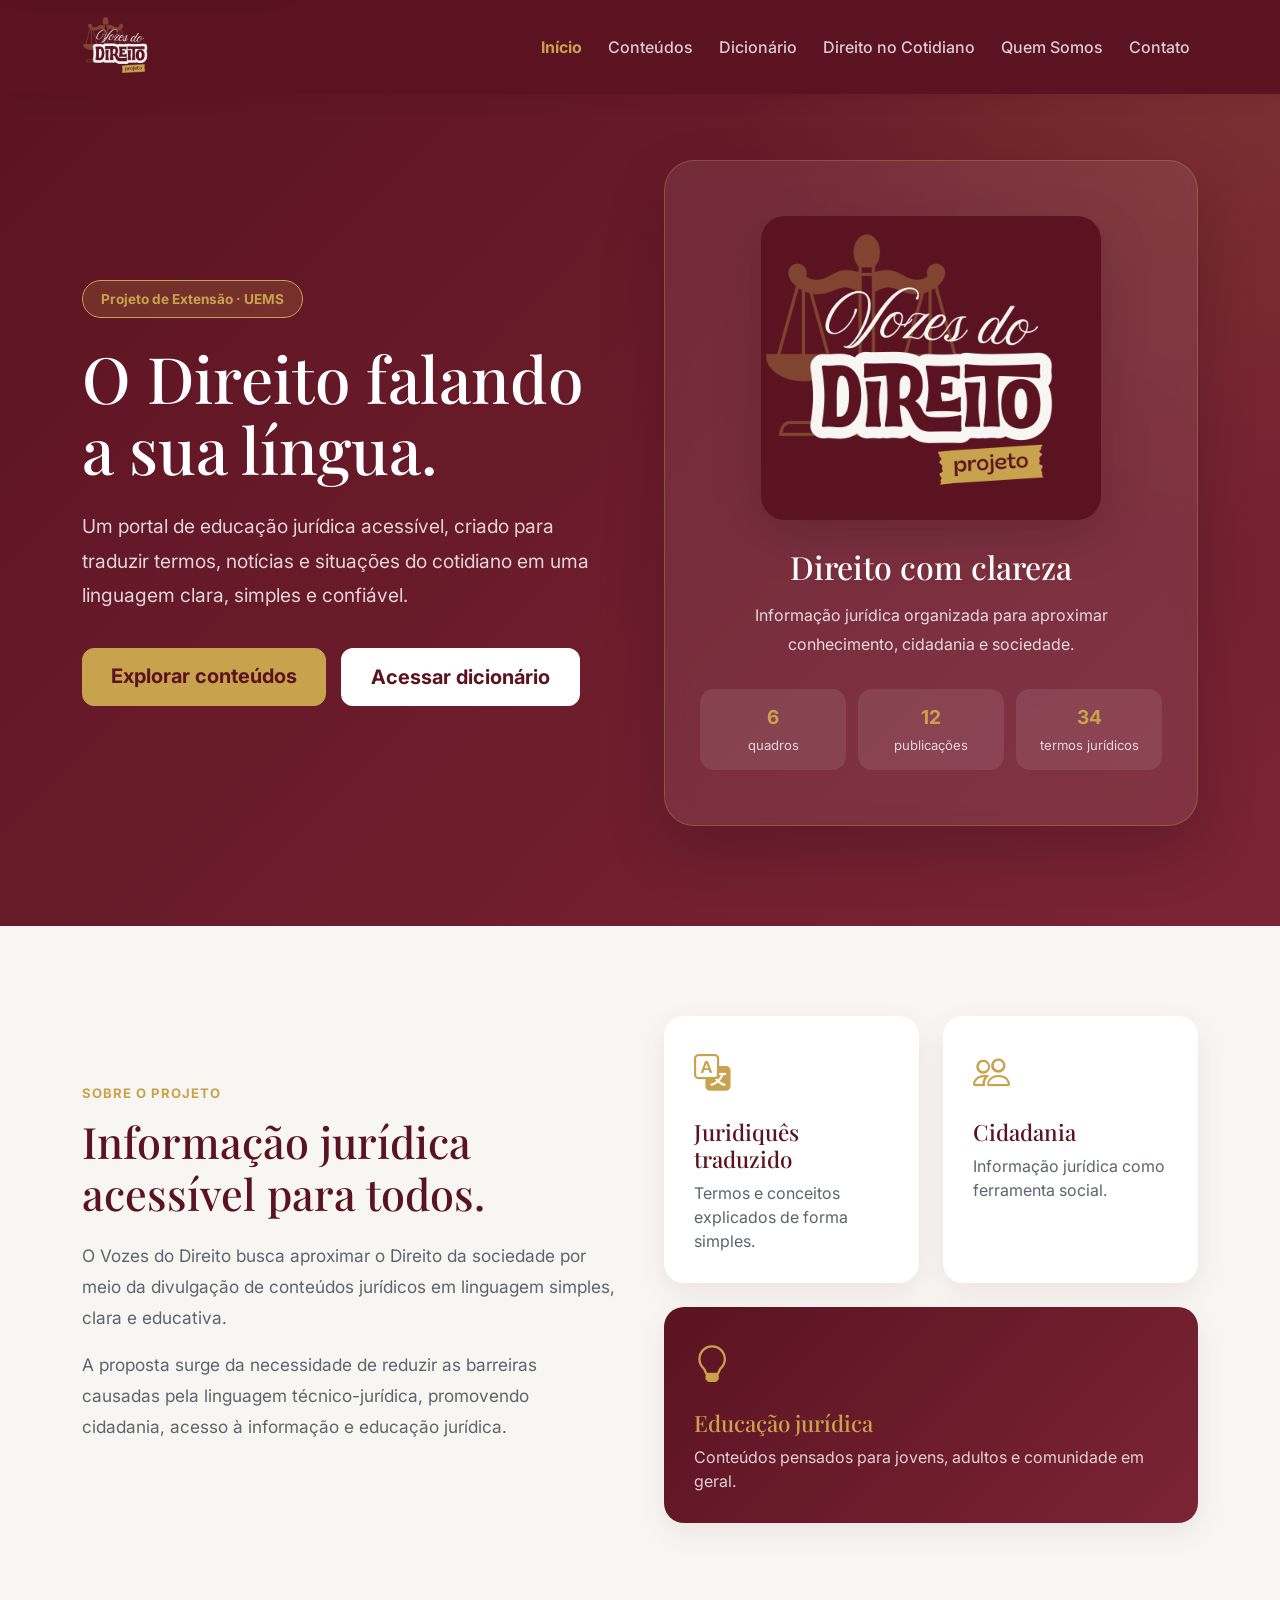
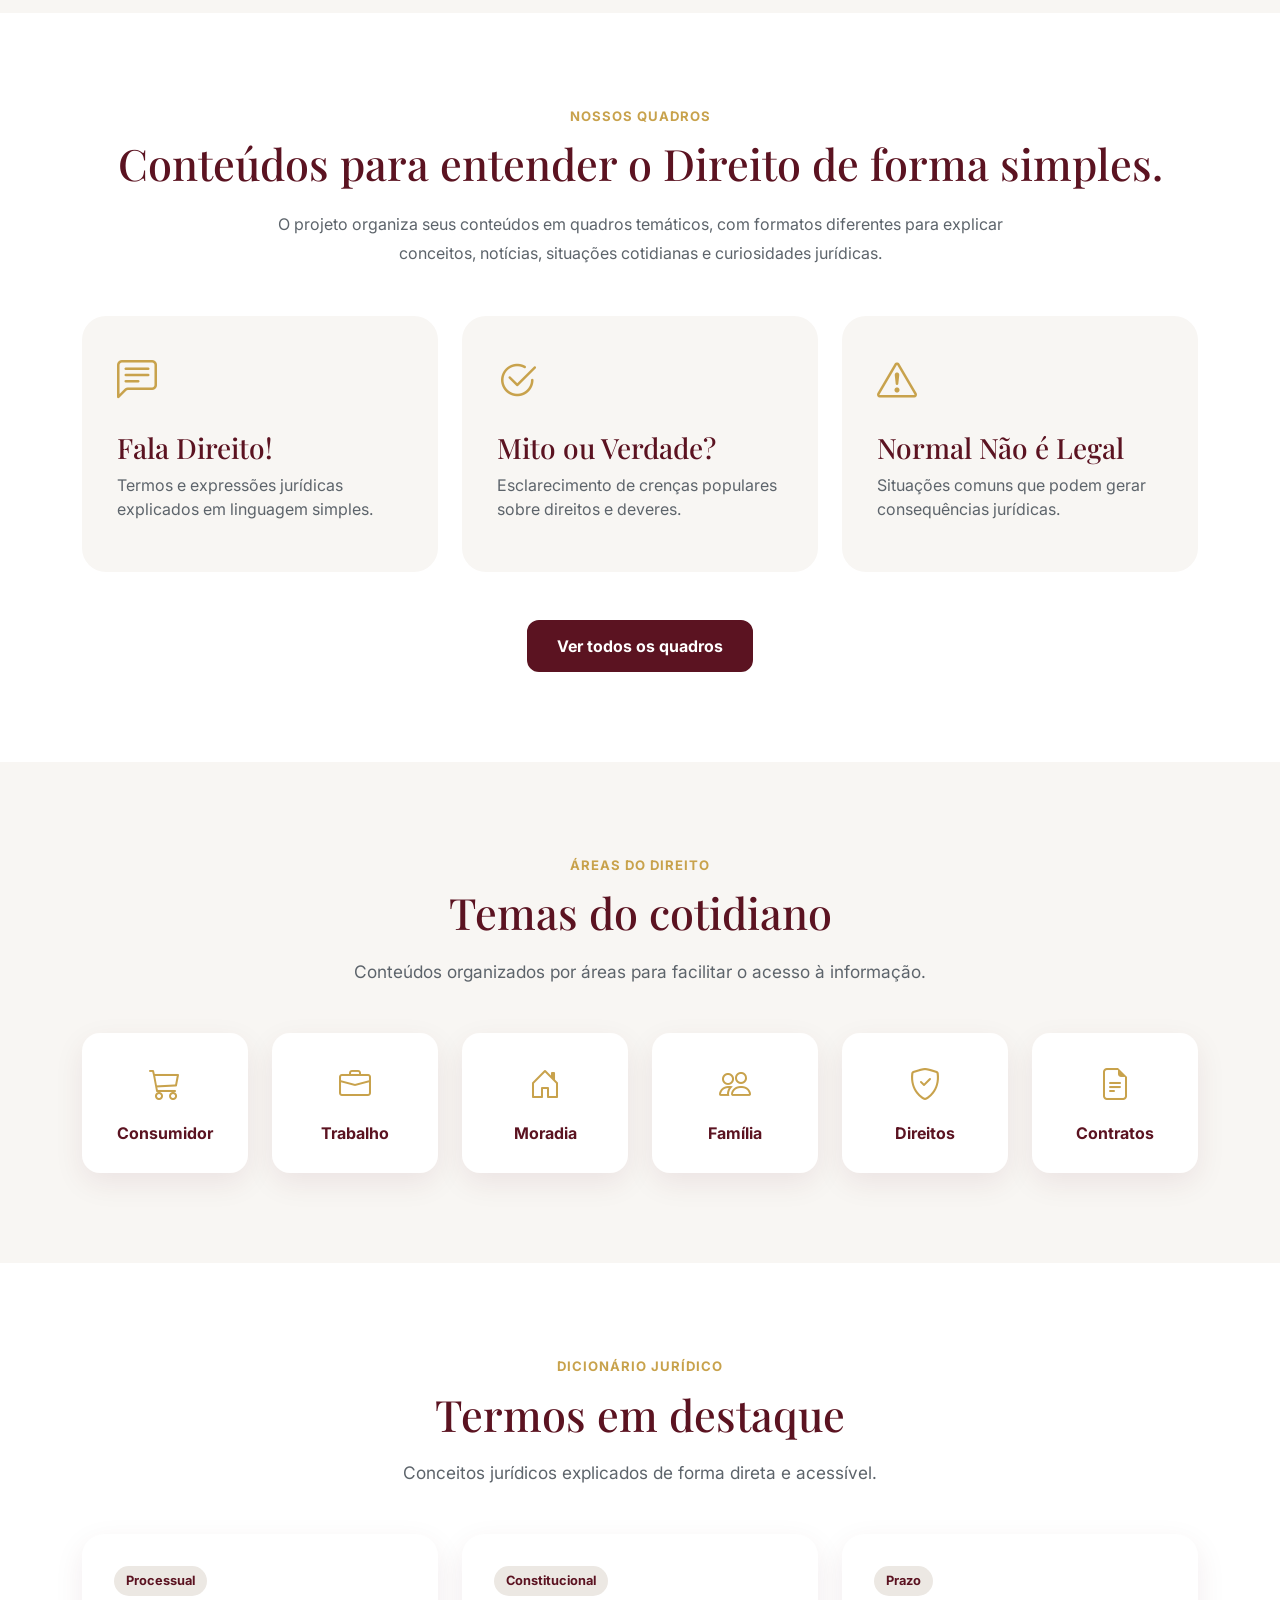
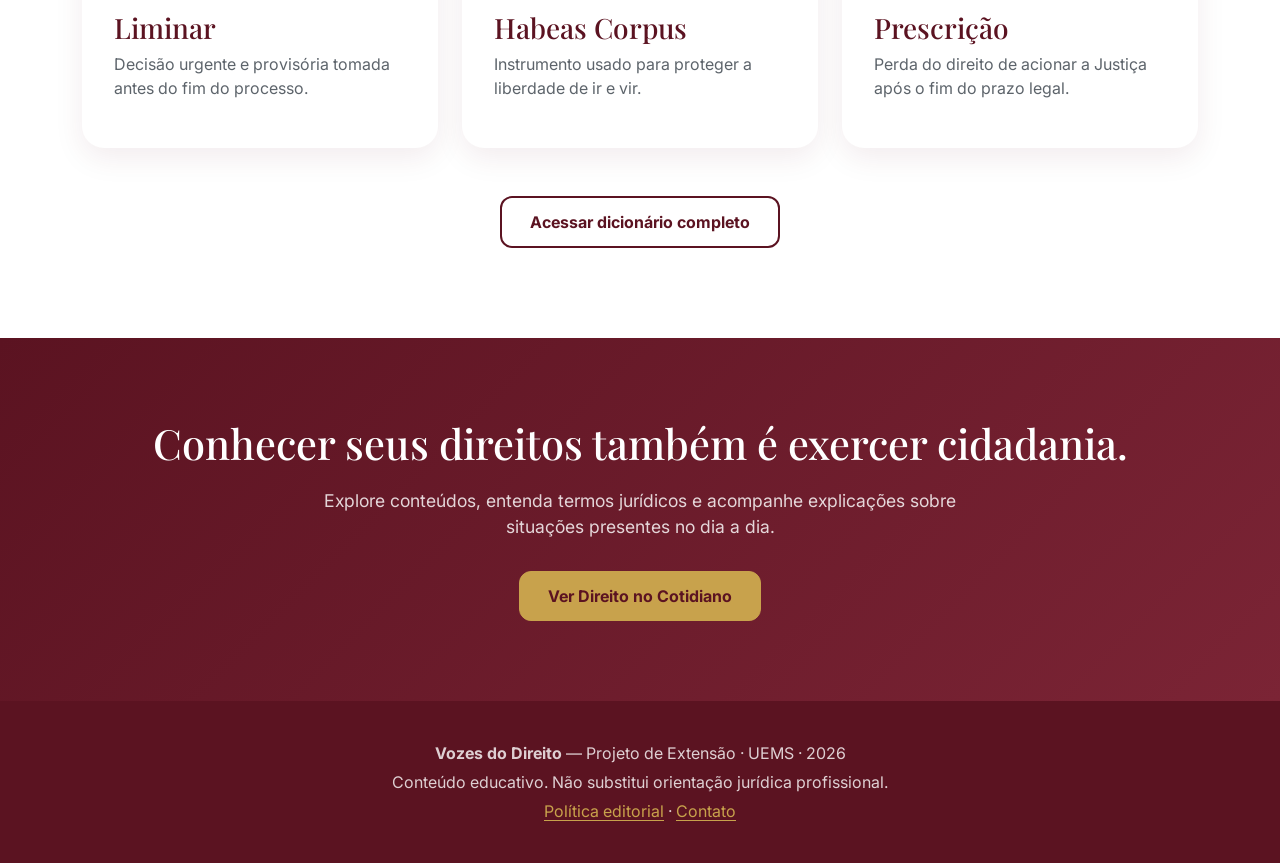
<file: index.html>
<!DOCTYPE html>
<html lang="pt-BR">

<head>
    <meta charset="UTF-8">
    <meta name="viewport" content="width=device-width, initial-scale=1.0">
    <meta name="description" content="Portal do projeto de extensão Vozes do Direito, com educação jurídica acessível, publicações, dicionário e conteúdos sobre direitos no cotidiano.">
    <link rel="canonical" href="https://projetovozesdodireito.com.br/">
    <meta property="og:type" content="website">
    <meta property="og:title" content="Vozes do Direito — educação jurídica acessível">
    <meta property="og:description" content="Conteúdos jurídicos em linguagem simples, clara e educativa.">
    <meta property="og:url" content="https://projetovozesdodireito.com.br/">
    <meta property="og:image" content="https://projetovozesdodireito.com.br/imagens/logo-vozes-do-direito.png">
    <title>Vozes do Direito — educação jurídica acessível</title>

    <link href="https://cdn.jsdelivr.net/npm/bootstrap@5.3.8/dist/css/bootstrap.min.css" rel="stylesheet">
    <link rel="stylesheet" href="https://cdn.jsdelivr.net/npm/bootstrap-icons@1.13.1/font/bootstrap-icons.min.css">

    <link href="https://fonts.googleapis.com/css2?family=Playfair+Display:wght@700;800&family=Inter:wght@300;400;500;600;700&display=swap" rel="stylesheet">

    <link rel="stylesheet" href="css/style.css">
    <link rel="stylesheet" href="css/home.css">
    <link rel="stylesheet" href="css/responsive.css">
</head>

<body>

    <!-- Navbar -->
    <nav class="navbar navbar-expand-lg navbar-dark fixed-top">
        <div class="container">

            <a class="navbar-brand" href="index.html" aria-label="Vozes do Direito — página inicial">
                <img class="logo-navbar" src="imagens/logo-vozes-do-direito.png" alt="Vozes do Direito">
            </a>

            <button class="navbar-toggler" type="button" data-bs-toggle="collapse" data-bs-target="#menu-principal"
                aria-controls="menu-principal" aria-expanded="false" aria-label="Abrir menu">
                <span class="navbar-toggler-icon"></span>
            </button>

            <div class="collapse navbar-collapse" id="menu-principal">
                <ul class="navbar-nav ms-auto">

                    <li class="nav-item">
                        <a class="nav-link active" href="index.html">Início</a>
                    </li>

                    <li class="nav-item">
                        <a class="nav-link" href="paginas/conteudos.html">Conteúdos</a>
                    </li>

                    <li class="nav-item">
                        <a class="nav-link" href="paginas/dicionario.html">Dicionário</a>
                    </li>

                    <li class="nav-item">
                        <a class="nav-link" href="paginas/cotidiano.html">Direito no Cotidiano</a>
                    </li>

                    <li class="nav-item">
                        <a class="nav-link" href="paginas/quem-somos.html">Quem Somos</a>
                    </li>

                    <li class="nav-item">
                        <a class="nav-link" href="paginas/contato.html">Contato</a>
                    </li>

                </ul>
            </div>

        </div>
    </nav>

    <!-- Hero -->
    <header class="hero">
        <div class="container">
            <div class="row align-items-center g-5">

                <div class="col-lg-6">

                    <span class="tag-hero">Projeto de Extensão · UEMS</span>

                    <h1>O Direito falando a sua língua.</h1>

                    <p>
                        Um portal de educação jurídica acessível, criado para traduzir termos,
                        notícias e situações do cotidiano em uma linguagem clara, simples e confiável.
                    </p>

                    <div class="hero-acoes">
                        <a href="paginas/conteudos.html" class="btn btn-warning btn-lg">
                            Explorar conteúdos
                        </a>

                        <a href="paginas/dicionario.html" class="btn btn-branco-vinho btn-lg">
                            Acessar dicionário
                        </a>
                    </div>

                </div>

                <div class="col-lg-6">
                    <div class="hero-card">

                        <img class="logo-hero" src="imagens/logo-vozes-do-direito.png"
                            alt="Logo do projeto Vozes do Direito">

                        <h2>Direito com clareza</h2>

                        <p>
                            Informação jurídica organizada para aproximar conhecimento,
                            cidadania e sociedade.
                        </p>

                        <div class="hero-mini-cards">

                            <div>
                                <strong data-indicador="quadros">6</strong>
                                <span>quadros</span>
                            </div>

                            <div>
                                <strong data-indicador="publicacoes">12</strong>
                                <span>publicações</span>
                            </div>

                            <div>
                                <strong data-indicador="termos">34</strong>
                                <span>termos jurídicos</span>
                            </div>

                        </div>

                    </div>
                </div>

            </div>
        </div>
    </header>

    <!-- Sobre -->
    <section class="secao">
        <div class="container">

            <div class="row align-items-center g-5">

                <div class="col-lg-6">

                    <span class="tag-secao">Sobre o projeto</span>

                    <h2 class="titulo-secao">
                        Informação jurídica acessível para todos.
                    </h2>

                    <p class="texto-secao">
                        O Vozes do Direito busca aproximar o Direito da sociedade por meio da divulgação
                        de conteúdos jurídicos em linguagem simples, clara e educativa.
                    </p>

                    <p class="texto-secao">
                        A proposta surge da necessidade de reduzir as barreiras causadas pela linguagem
                        técnico-jurídica, promovendo cidadania, acesso à informação e educação jurídica.
                    </p>

                </div>

                <div class="col-lg-6">
                    <div class="row g-4">

                        <div class="col-md-6">
                            <div class="card-info">
                                <i class="bi bi-translate"></i>
                                <h3>Juridiquês traduzido</h3>
                                <p>Termos e conceitos explicados de forma simples.</p>
                            </div>
                        </div>

                        <div class="col-md-6">
                            <div class="card-info">
                                <i class="bi bi-people"></i>
                                <h3>Cidadania</h3>
                                <p>Informação jurídica como ferramenta social.</p>
                            </div>
                        </div>

                        <div class="col-md-12">
                            <div class="card-info card-info-destaque">
                                <i class="bi bi-lightbulb"></i>
                                <h3>Educação jurídica</h3>
                                <p>Conteúdos pensados para jovens, adultos e comunidade em geral.</p>
                            </div>
                        </div>

                    </div>
                </div>

            </div>

        </div>
    </section>

        <!-- Conteúdos -->
    <section class="secao secao-clara">
        <div class="container">

            <div class="text-center mb-5">
                <span class="tag-secao">Nossos quadros</span>

                <h2 class="titulo-secao">
                    Conteúdos para entender o Direito de forma simples.
                </h2>

                <p class="texto-central-home">
                    O projeto organiza seus conteúdos em quadros temáticos, com formatos diferentes
                    para explicar conceitos, notícias, situações cotidianas e curiosidades jurídicas.
                </p>
            </div>

            <div class="row g-4">

                <div class="col-md-6 col-lg-4">
                    <a href="paginas/fala-direito.html" class="card-link-home">
                        <article class="card-conteudo-home">
                            <i class="bi bi-chat-left-text"></i>
                            <h3>Fala Direito!</h3>
                            <p>
                                Termos e expressões jurídicas explicados em linguagem simples.
                            </p>
                        </article>
                    </a>
                </div>

                <div class="col-md-6 col-lg-4">
                    <a href="paginas/mito-ou-verdade.html" class="card-link-home">
                        <article class="card-conteudo-home">
                            <i class="bi bi-check2-circle"></i>
                            <h3>Mito ou Verdade?</h3>
                            <p>
                                Esclarecimento de crenças populares sobre direitos e deveres.
                            </p>
                        </article>
                    </a>
                </div>

                <div class="col-md-6 col-lg-4">
                    <a href="paginas/normal-nao-e-legal.html" class="card-link-home">
                        <article class="card-conteudo-home">
                            <i class="bi bi-exclamation-triangle"></i>
                            <h3>Normal Não é Legal</h3>
                            <p>
                                Situações comuns que podem gerar consequências jurídicas.
                            </p>
                        </article>
                    </a>
                </div>

            </div>

            <div class="text-center mt-5">
                <a href="paginas/conteudos.html" class="btn btn-vinho">
                    Ver todos os quadros
                </a>
            </div>

        </div>
    </section>

    <!-- Áreas -->
    <section class="secao">
        <div class="container">

            <div class="cabecalho-secao text-center">
                <span class="tag-secao">Áreas do Direito</span>
                <h2 class="titulo-secao">Temas do cotidiano</h2>
                <p>
                    Conteúdos organizados por áreas para facilitar o acesso à informação.
                </p>
            </div>

            <div class="row g-4 mt-4">

                <div class="col-6 col-md-4 col-lg-2">
                    <div class="area-card">
                        <i class="bi bi-cart3"></i>
                        <span>Consumidor</span>
                    </div>
                </div>

                <div class="col-6 col-md-4 col-lg-2">
                    <div class="area-card">
                        <i class="bi bi-briefcase"></i>
                        <span>Trabalho</span>
                    </div>
                </div>

                <div class="col-6 col-md-4 col-lg-2">
                    <div class="area-card">
                        <i class="bi bi-house-door"></i>
                        <span>Moradia</span>
                    </div>
                </div>

                <div class="col-6 col-md-4 col-lg-2">
                    <div class="area-card">
                        <i class="bi bi-people"></i>
                        <span>Família</span>
                    </div>
                </div>

                <div class="col-6 col-md-4 col-lg-2">
                    <div class="area-card">
                        <i class="bi bi-shield-check"></i>
                        <span>Direitos</span>
                    </div>
                </div>

                <div class="col-6 col-md-4 col-lg-2">
                    <div class="area-card">
                        <i class="bi bi-file-earmark-text"></i>
                        <span>Contratos</span>
                    </div>
                </div>

            </div>

        </div>
    </section>

    <!-- Termos -->
    <section class="secao secao-clara">
        <div class="container">

            <div class="cabecalho-secao text-center">
                <span class="tag-secao">Dicionário jurídico</span>
                <h2 class="titulo-secao">Termos em destaque</h2>
                <p>
                    Conceitos jurídicos explicados de forma direta e acessível.
                </p>
            </div>

            <div class="row g-4 mt-4">

                <div class="col-md-4">
                    <div class="termo-card">
                        <span>Processual</span>
                        <h3>Liminar</h3>
                        <p>Decisão urgente e provisória tomada antes do fim do processo.</p>
                    </div>
                </div>

                <div class="col-md-4">
                    <div class="termo-card">
                        <span>Constitucional</span>
                        <h3>Habeas Corpus</h3>
                        <p>Instrumento usado para proteger a liberdade de ir e vir.</p>
                    </div>
                </div>

                <div class="col-md-4">
                    <div class="termo-card">
                        <span>Prazo</span>
                        <h3>Prescrição</h3>
                        <p>Perda do direito de acionar a Justiça após o fim do prazo legal.</p>
                    </div>
                </div>

            </div>

            <div class="text-center mt-5">
                <a href="paginas/dicionario.html" class="btn btn-outline-vinho">
                    Acessar dicionário completo
                </a>
            </div>

        </div>
    </section>

    <!-- Chamada final -->
    <section class="chamada-final">
        <div class="container text-center">

            <h2>Conhecer seus direitos também é exercer cidadania.</h2>

            <p>
                Explore conteúdos, entenda termos jurídicos e acompanhe explicações
                sobre situações presentes no dia a dia.
            </p>

            <a href="paginas/cotidiano.html" class="btn btn-warning">
                Ver Direito no Cotidiano
            </a>

        </div>
    </section>

    <!-- Footer -->
    <footer class="rodape">
        <div class="container">

            <p>
                <strong>Vozes do Direito</strong> — Projeto de Extensão · UEMS
            </p>

            <p>
                Conteúdo educativo. Não substitui orientação jurídica profissional.
            </p>

        </div>
    </footer>

    <script src="https://cdn.jsdelivr.net/npm/bootstrap@5.3.8/dist/js/bootstrap.bundle.min.js"></script>
    <script src="js/conteudos.js"></script>
    <script src="js/dados.js"></script>
    <script src="js/main.js"></script>

</body>

</html>
</file>
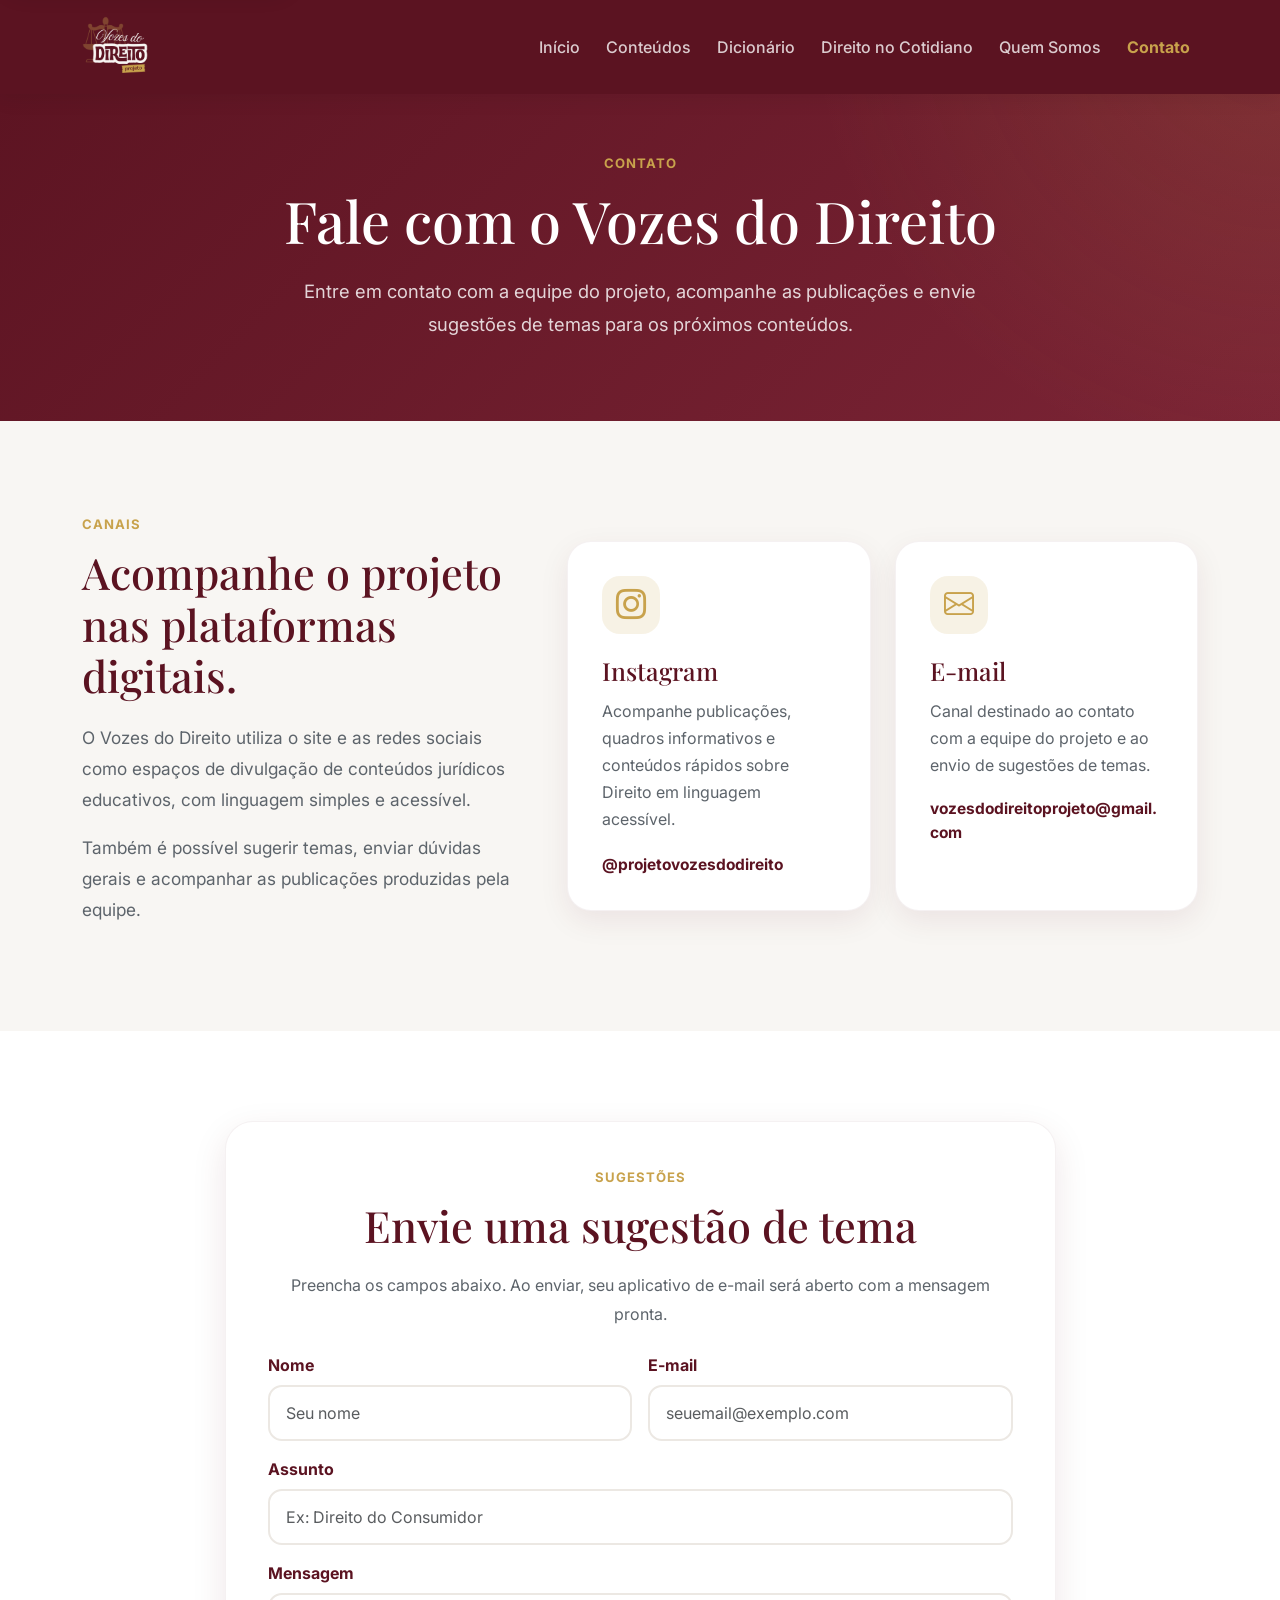
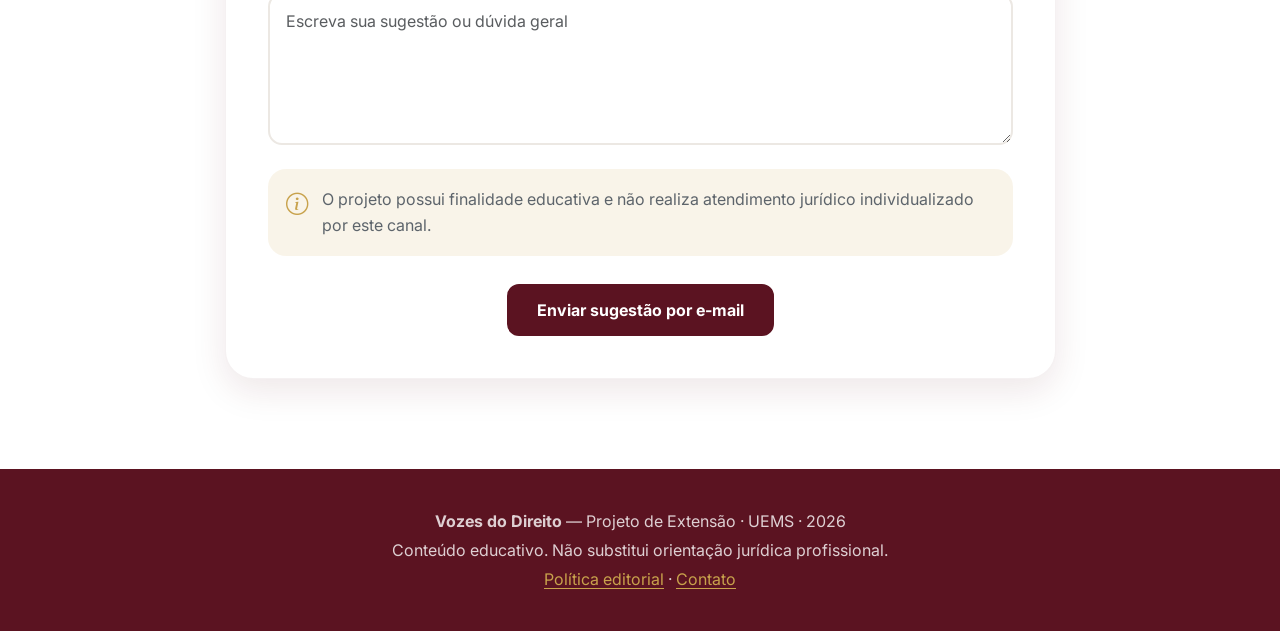
<file: paginas/contato.html>
<!DOCTYPE html>
<html lang="pt-BR">

<head>
    <meta charset="UTF-8">
    <meta name="viewport" content="width=device-width, initial-scale=1.0">
    <title>Contato | Vozes do Direito</title>

    <link href="https://cdn.jsdelivr.net/npm/bootstrap@5.3.8/dist/css/bootstrap.min.css" rel="stylesheet">
    <link rel="stylesheet" href="https://cdn.jsdelivr.net/npm/bootstrap-icons@1.13.1/font/bootstrap-icons.min.css">

    <link href="https://fonts.googleapis.com/css2?family=Playfair+Display:wght@700;800&family=Inter:wght@300;400;500;600;700&display=swap" rel="stylesheet">

    <link rel="stylesheet" href="../css/style.css">
    <link rel="stylesheet" href="../css/contato.css">
    <link rel="stylesheet" href="../css/responsive.css">
</head>

<body>

    <!-- Navbar -->
    <nav class="navbar navbar-expand-lg navbar-dark fixed-top">
        <div class="container">

            <a class="navbar-brand" href="../index.html" aria-label="Vozes do Direito — página inicial">
                <img class="logo-navbar" src="../imagens/logo-vozes-do-direito.png" alt="Vozes do Direito">
            </a>

            <button class="navbar-toggler" type="button" data-bs-toggle="collapse" data-bs-target="#menu-principal"
                aria-controls="menu-principal" aria-expanded="false" aria-label="Abrir menu">
                <span class="navbar-toggler-icon"></span>
            </button>

            <div class="collapse navbar-collapse" id="menu-principal">
                <ul class="navbar-nav ms-auto">

                    <li class="nav-item">
                        <a class="nav-link" href="../index.html">Início</a>
                    </li>

                    <li class="nav-item">
                        <a class="nav-link" href="conteudos.html">Conteúdos</a>
                    </li>

                    <li class="nav-item">
                        <a class="nav-link" href="dicionario.html">Dicionário</a>
                    </li>

                    <li class="nav-item">
                        <a class="nav-link" href="cotidiano.html">Direito no Cotidiano</a>
                    </li>

                    <li class="nav-item">
                        <a class="nav-link" href="quem-somos.html">Quem Somos</a>
                    </li>

                    <li class="nav-item">
                        <a class="nav-link active" href="contato.html">Contato</a>
                    </li>

                </ul>
            </div>

        </div>
    </nav>

    <!-- Hero interno -->
    <header class="contato-hero">
        <div class="container">

            <span class="tag-secao">Contato</span>

            <h1>Fale com o Vozes do Direito</h1>

            <p>
                Entre em contato com a equipe do projeto, acompanhe as publicações
                e envie sugestões de temas para os próximos conteúdos.
            </p>

        </div>
    </header>

    <main>

        <!-- Informações de contato -->
        <section class="secao">
            <div class="container">

                <div class="row align-items-center g-5">

                    <div class="col-lg-5">
                        <span class="tag-secao">Canais</span>

                        <h2 class="titulo-secao">
                            Acompanhe o projeto nas plataformas digitais.
                        </h2>

                        <p class="texto-secao">
                            O Vozes do Direito utiliza o site e as redes sociais como espaços de
                            divulgação de conteúdos jurídicos educativos, com linguagem simples e acessível.
                        </p>

                        <p class="texto-secao">
                            Também é possível sugerir temas, enviar dúvidas gerais e acompanhar as
                            publicações produzidas pela equipe.
                        </p>
                    </div>

                    <div class="col-lg-7">
                        <div class="row g-4">

                            <div class="col-md-6">
                                <article class="contato-card">
                                    <div class="contato-icone">
                                        <i class="bi bi-instagram"></i>
                                    </div>

                                    <h3>Instagram</h3>

                                    <p>
                                        Acompanhe publicações, quadros informativos e conteúdos rápidos
                                        sobre Direito em linguagem acessível.
                                    </p>

                                    <a href="https://www.instagram.com/projetovozesdodireito/" class="contato-link" target="_blank" rel="noopener noreferrer">
                                        @projetovozesdodireito
                                    </a>
                                </article>
                            </div>

                            <div class="col-md-6">
                                <article class="contato-card">
                                    <div class="contato-icone">
                                        <i class="bi bi-envelope"></i>
                                    </div>

                                    <h3>E-mail</h3>

                                    <p>
                                        Canal destinado ao contato com a equipe do projeto e ao envio
                                        de sugestões de temas.
                                    </p>

                                    <a href="mailto:vozesdodireitoprojeto@gmail.com?subject=Contato%20-%20Vozes%20do%20Direito"
                                        class="contato-link">
                                        vozesdodireitoprojeto@gmail.com
                                    </a>
                                </article>
                            </div>

                        </div>
                    </div>

                </div>

            </div>
        </section>

        <!-- Formulário -->
        <section class="secao secao-clara">
            <div class="container">

                <div class="row justify-content-center">
                    <div class="col-lg-9">

                        <div class="formulario-card">

                            <div class="text-center mb-4">
                                <span class="tag-secao">Sugestões</span>

                                <h2 class="titulo-secao">
                                    Envie uma sugestão de tema
                                </h2>

                                <p class="texto-central">
                                    Preencha os campos abaixo. Ao enviar, seu aplicativo de e-mail será aberto com a mensagem pronta.
                                </p>
                                
                            </div>

                            <form id="formContato">

                                <div class="row g-3">

                                    <div class="col-md-6">
                                        <label for="nome" class="form-label">Nome</label>
                                        <input type="text" class="form-control" id="nome" name="nome" placeholder="Seu nome" required>
                                    </div>

                                    <div class="col-md-6">
                                        <label for="email" class="form-label">E-mail</label>
                                        <input type="email" class="form-control" id="email" name="email" placeholder="seuemail@exemplo.com" required>
                                    </div>

                                    <div class="col-12">
                                        <label for="assunto" class="form-label">Assunto</label>
                                        <input type="text" class="form-control" id="assunto" name="assunto" placeholder="Ex: Direito do Consumidor" required>
                                    </div>

                                    <div class="col-12">
                                        <label for="mensagem" class="form-label">Mensagem</label>
                                        <textarea class="form-control" id="mensagem" name="mensagem" rows="5" placeholder="Escreva sua sugestão ou dúvida geral" required></textarea>
                                    </div>

                                    <div class="col-12">
                                        <div class="aviso-formulario">
                                            <i class="bi bi-info-circle"></i>
                                            <p>
                                                O projeto possui finalidade educativa e não realiza atendimento
                                                jurídico individualizado por este canal.
                                            </p>
                                        </div>
                                    </div>

                                    <div class="col-12 text-center">
                                        <button type="submit" class="btn btn-vinho">
                                            Enviar sugestão por e-mail
                                        </button>
                                        
                                    </div>

                                </div>

                            </form>

                        </div>

                    </div>
                </div>

            </div>
        </section>

    </main>

    <!-- Footer -->
    <footer class="rodape">
        <div class="container">

            <p>
                <strong>Vozes do Direito</strong> — Projeto de Extensão · UEMS
            </p>

            <p>
                Conteúdo educativo. Não substitui orientação jurídica profissional.
            </p>

        </div>
    </footer>

    <script src="https://cdn.jsdelivr.net/npm/bootstrap@5.3.8/dist/js/bootstrap.bundle.min.js"></script>
    <script src="../js/main.js"></script>
    <script src="../js/contato.js"></script>

</body>

</html>
</file>
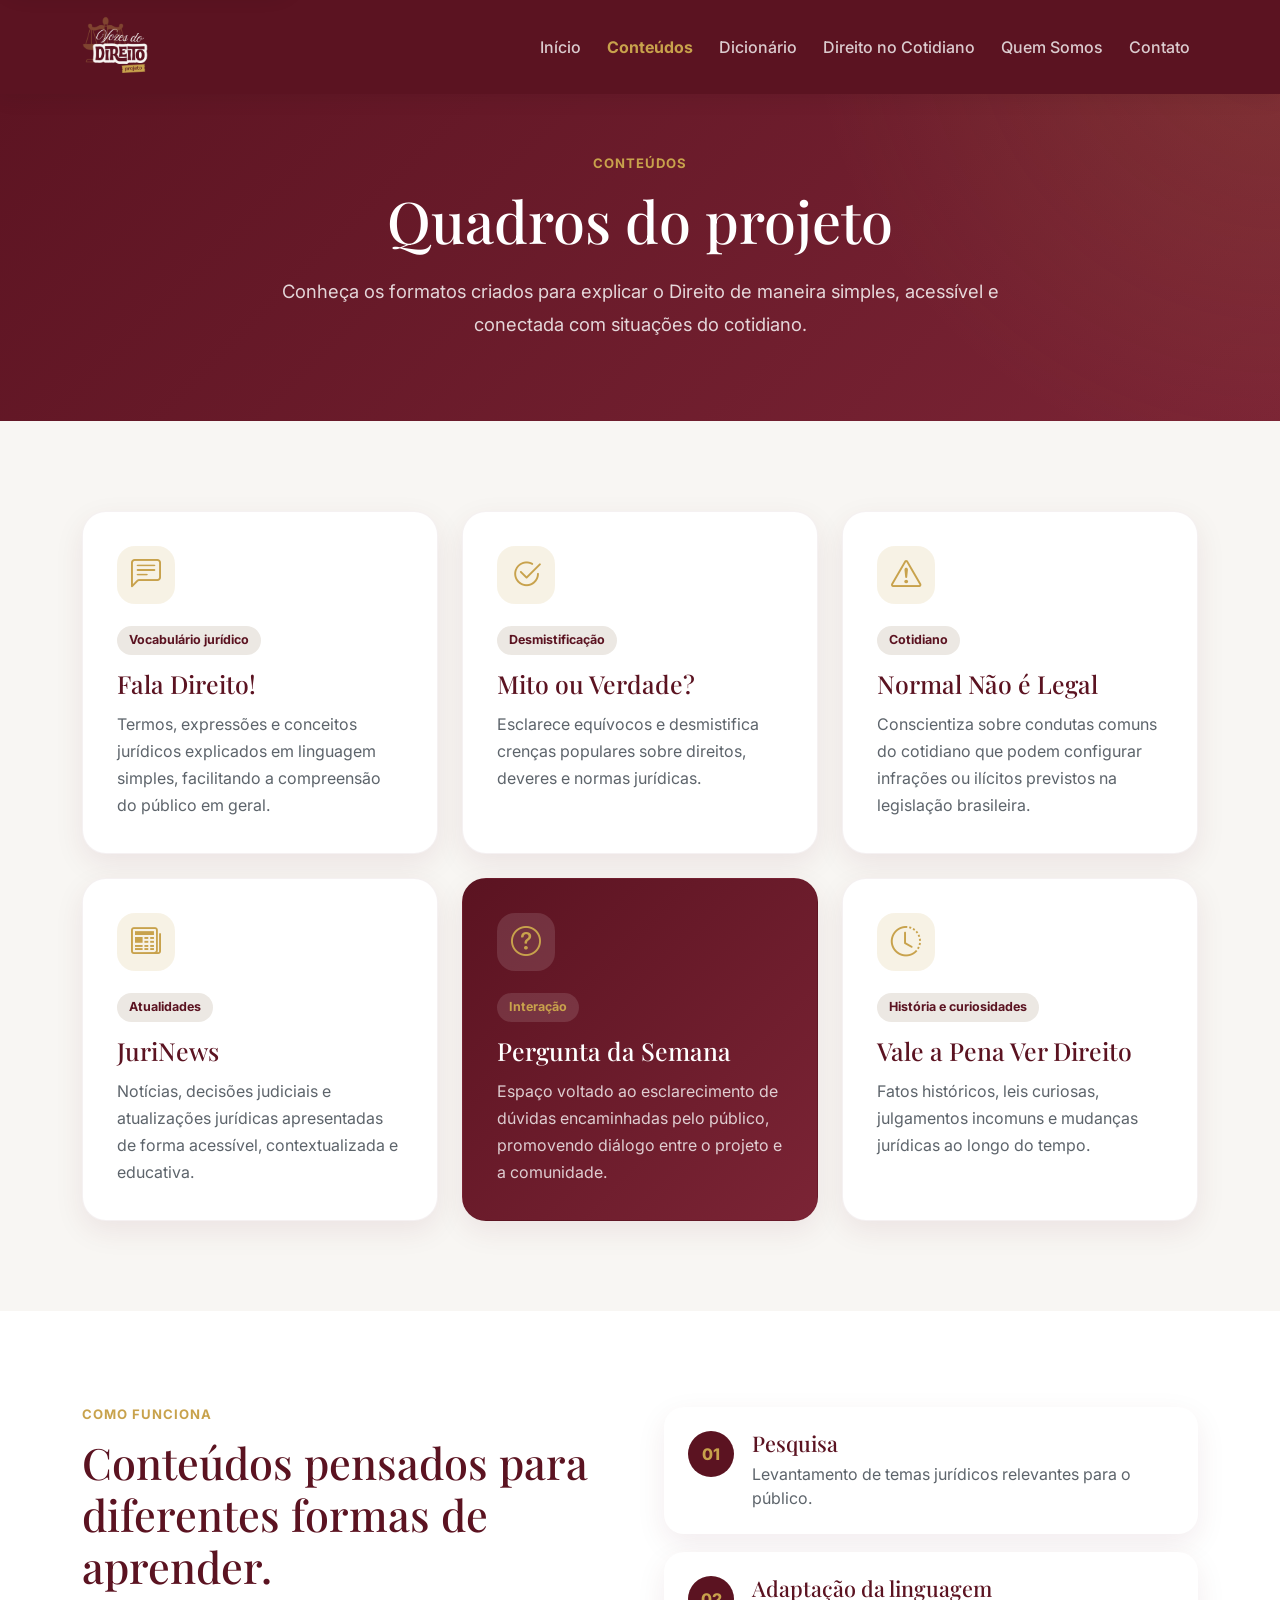
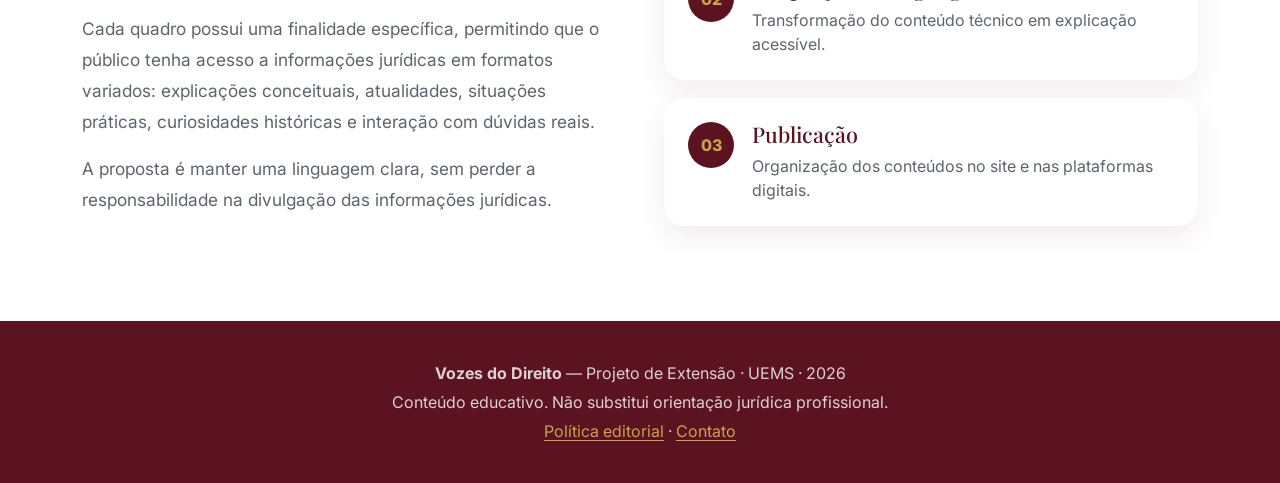
<file: paginas/conteudos.html>
<!DOCTYPE html>
<html lang="pt-BR">

<head>
    <meta charset="UTF-8">
    <meta name="viewport" content="width=device-width, initial-scale=1.0">
    <title>Conteúdos | Vozes do Direito</title>

    <link href="https://cdn.jsdelivr.net/npm/bootstrap@5.3.8/dist/css/bootstrap.min.css" rel="stylesheet">
    <link rel="stylesheet" href="https://cdn.jsdelivr.net/npm/bootstrap-icons@1.13.1/font/bootstrap-icons.min.css">

    <link href="https://fonts.googleapis.com/css2?family=Playfair+Display:wght@700;800&family=Inter:wght@300;400;500;600;700&display=swap" rel="stylesheet">

    <link rel="stylesheet" href="../css/style.css">
    <link rel="stylesheet" href="../css/conteudos.css">
    <link rel="stylesheet" href="../css/responsive.css">
</head>

<body>

    <!-- Navbar -->
    <nav class="navbar navbar-expand-lg navbar-dark fixed-top">
        <div class="container">

            <a class="navbar-brand" href="../index.html" aria-label="Vozes do Direito — página inicial">
                <img class="logo-navbar" src="../imagens/logo-vozes-do-direito.png" alt="Vozes do Direito">
            </a>

            <button class="navbar-toggler" type="button" data-bs-toggle="collapse" data-bs-target="#menu-principal"
                aria-controls="menu-principal" aria-expanded="false" aria-label="Abrir menu">
                <span class="navbar-toggler-icon"></span>
            </button>

            <div class="collapse navbar-collapse" id="menu-principal">
                <ul class="navbar-nav ms-auto">

                    <li class="nav-item">
                        <a class="nav-link" href="../index.html">Início</a>
                    </li>

                    <li class="nav-item">
                        <a class="nav-link active" href="conteudos.html">Conteúdos</a>
                    </li>

                    <li class="nav-item">
                        <a class="nav-link" href="dicionario.html">Dicionário</a>
                    </li>

                    <li class="nav-item">
                        <a class="nav-link" href="cotidiano.html">Direito no Cotidiano</a>
                    </li>

                    <li class="nav-item">
                        <a class="nav-link" href="quem-somos.html">Quem Somos</a>
                    </li>

                    <li class="nav-item">
                        <a class="nav-link" href="contato.html">Contato</a>
                    </li>

                </ul>
            </div>

        </div>
    </nav>

    <!-- Hero interno -->
    <header class="conteudos-hero">
        <div class="container">

            <span class="tag-secao">Conteúdos</span>

            <h1>Quadros do projeto</h1>

            <p>
                Conheça os formatos criados para explicar o Direito de maneira simples,
                acessível e conectada com situações do cotidiano.
            </p>

        </div>
    </header>

    <main>

        <!-- Quadros -->
        <section class="secao">
            <div class="container">

                <div class="row g-4">

                    <div class="col-md-6 col-lg-4">
                        <a href="fala-direito.html" class="quadro-link">
                            <article class="quadro-card">
                                <div class="quadro-icone">
                                    <i class="bi bi-chat-left-text"></i>
                                </div>

                                <span class="quadro-tag">Vocabulário jurídico</span>

                                <h2>Fala Direito!</h2>

                                <p>
                                    Termos, expressões e conceitos jurídicos explicados em linguagem simples,
                                    facilitando a compreensão do público em geral.
                                </p>
                            </article>
                        </a>
                    </div>

                    <div class="col-md-6 col-lg-4">
                        <a href="mito-ou-verdade.html" class="quadro-link">
                            <article class="quadro-card">
                                <div class="quadro-icone">
                                    <i class="bi bi-check2-circle"></i>
                                </div>

                                <span class="quadro-tag">Desmistificação</span>

                                <h2>Mito ou Verdade?</h2>

                                <p>
                                    Esclarece equívocos e desmistifica crenças populares sobre direitos,
                                    deveres e normas jurídicas.
                                </p>
                            </article>
                        </a>
                    </div>

                    <div class="col-md-6 col-lg-4">
                        <a href="normal-nao-e-legal.html" class="quadro-link">
                            <article class="quadro-card">
                                <div class="quadro-icone">
                                    <i class="bi bi-exclamation-triangle"></i>
                                </div>

                                <span class="quadro-tag">Cotidiano</span>

                                <h2>Normal Não é Legal</h2>

                                <p>
                                    Conscientiza sobre condutas comuns do cotidiano que podem configurar
                                    infrações ou ilícitos previstos na legislação brasileira.
                                </p>
                            </article>
                        </a>
                    </div>

                    <div class="col-md-6 col-lg-4">
                        <a href="jurinews.html" class="quadro-link">
                            <article class="quadro-card">
                                <div class="quadro-icone">
                                    <i class="bi bi-newspaper"></i>
                                </div>

                                <span class="quadro-tag">Atualidades</span>

                                <h2>JuriNews</h2>

                                <p>
                                    Notícias, decisões judiciais e atualizações jurídicas apresentadas de forma
                                    acessível, contextualizada e educativa.
                                </p>
                            </article>
                        </a>
                    </div>

                    <div class="col-md-6 col-lg-4">
                        <a href="pergunta-da-semana.html" class="quadro-link">
                            <article class="quadro-card quadro-destaque">
                                <div class="quadro-icone">
                                    <i class="bi bi-question-circle"></i>
                                </div>

                                <span class="quadro-tag">Interação</span>

                                <h2>Pergunta da Semana</h2>

                                <p>
                                    Espaço voltado ao esclarecimento de dúvidas encaminhadas pelo público,
                                    promovendo diálogo entre o projeto e a comunidade.
                                </p>
                            </article>
                        </a>
                    </div>

                    <div class="col-md-6 col-lg-4">
                        <a href="vale-a-pena-ver-direito.html" class="quadro-link">
                            <article class="quadro-card">
                                <div class="quadro-icone">
                                    <i class="bi bi-clock-history"></i>
                                </div>

                                <span class="quadro-tag">História e curiosidades</span>

                                <h2>Vale a Pena Ver Direito</h2>

                                <p>
                                    Fatos históricos, leis curiosas, julgamentos incomuns e mudanças jurídicas
                                    ao longo do tempo.
                                </p>
                            </article>
                        </a>
                    </div>

                </div>

            </div>
        </section>

        <!-- Organização dos conteúdos -->
        <section class="secao secao-clara">
            <div class="container">

                <div class="row align-items-center g-5">

                    <div class="col-lg-6">
                        <span class="tag-secao">Como funciona</span>

                        <h2 class="titulo-secao">
                            Conteúdos pensados para diferentes formas de aprender.
                        </h2>

                        <p class="texto-secao">
                            Cada quadro possui uma finalidade específica, permitindo que o público tenha
                            acesso a informações jurídicas em formatos variados: explicações conceituais,
                            atualidades, situações práticas, curiosidades históricas e interação com dúvidas reais.
                        </p>

                        <p class="texto-secao">
                            A proposta é manter uma linguagem clara, sem perder a responsabilidade na
                            divulgação das informações jurídicas.
                        </p>
                    </div>

                    <div class="col-lg-6">
                        <div class="lista-metodo">

                            <div class="metodo-item">
                                <span>01</span>
                                <div>
                                    <h3>Pesquisa</h3>
                                    <p>Levantamento de temas jurídicos relevantes para o público.</p>
                                </div>
                            </div>

                            <div class="metodo-item">
                                <span>02</span>
                                <div>
                                    <h3>Adaptação da linguagem</h3>
                                    <p>Transformação do conteúdo técnico em explicação acessível.</p>
                                </div>
                            </div>

                            <div class="metodo-item">
                                <span>03</span>
                                <div>
                                    <h3>Publicação</h3>
                                    <p>Organização dos conteúdos no site e nas plataformas digitais.</p>
                                </div>
                            </div>

                        </div>
                    </div>

                </div>

            </div>
        </section>

    </main>

    <!-- Footer -->
    <footer class="rodape">
        <div class="container">

            <p>
                <strong>Vozes do Direito</strong> — Projeto de Extensão · UEMS
            </p>

            <p>
                Conteúdo educativo. Não substitui orientação jurídica profissional.
            </p>

        </div>
    </footer>

    <script src="https://cdn.jsdelivr.net/npm/bootstrap@5.3.8/dist/js/bootstrap.bundle.min.js"></script>

    <script src="../js/main.js"></script>

</body>

</html>
</file>
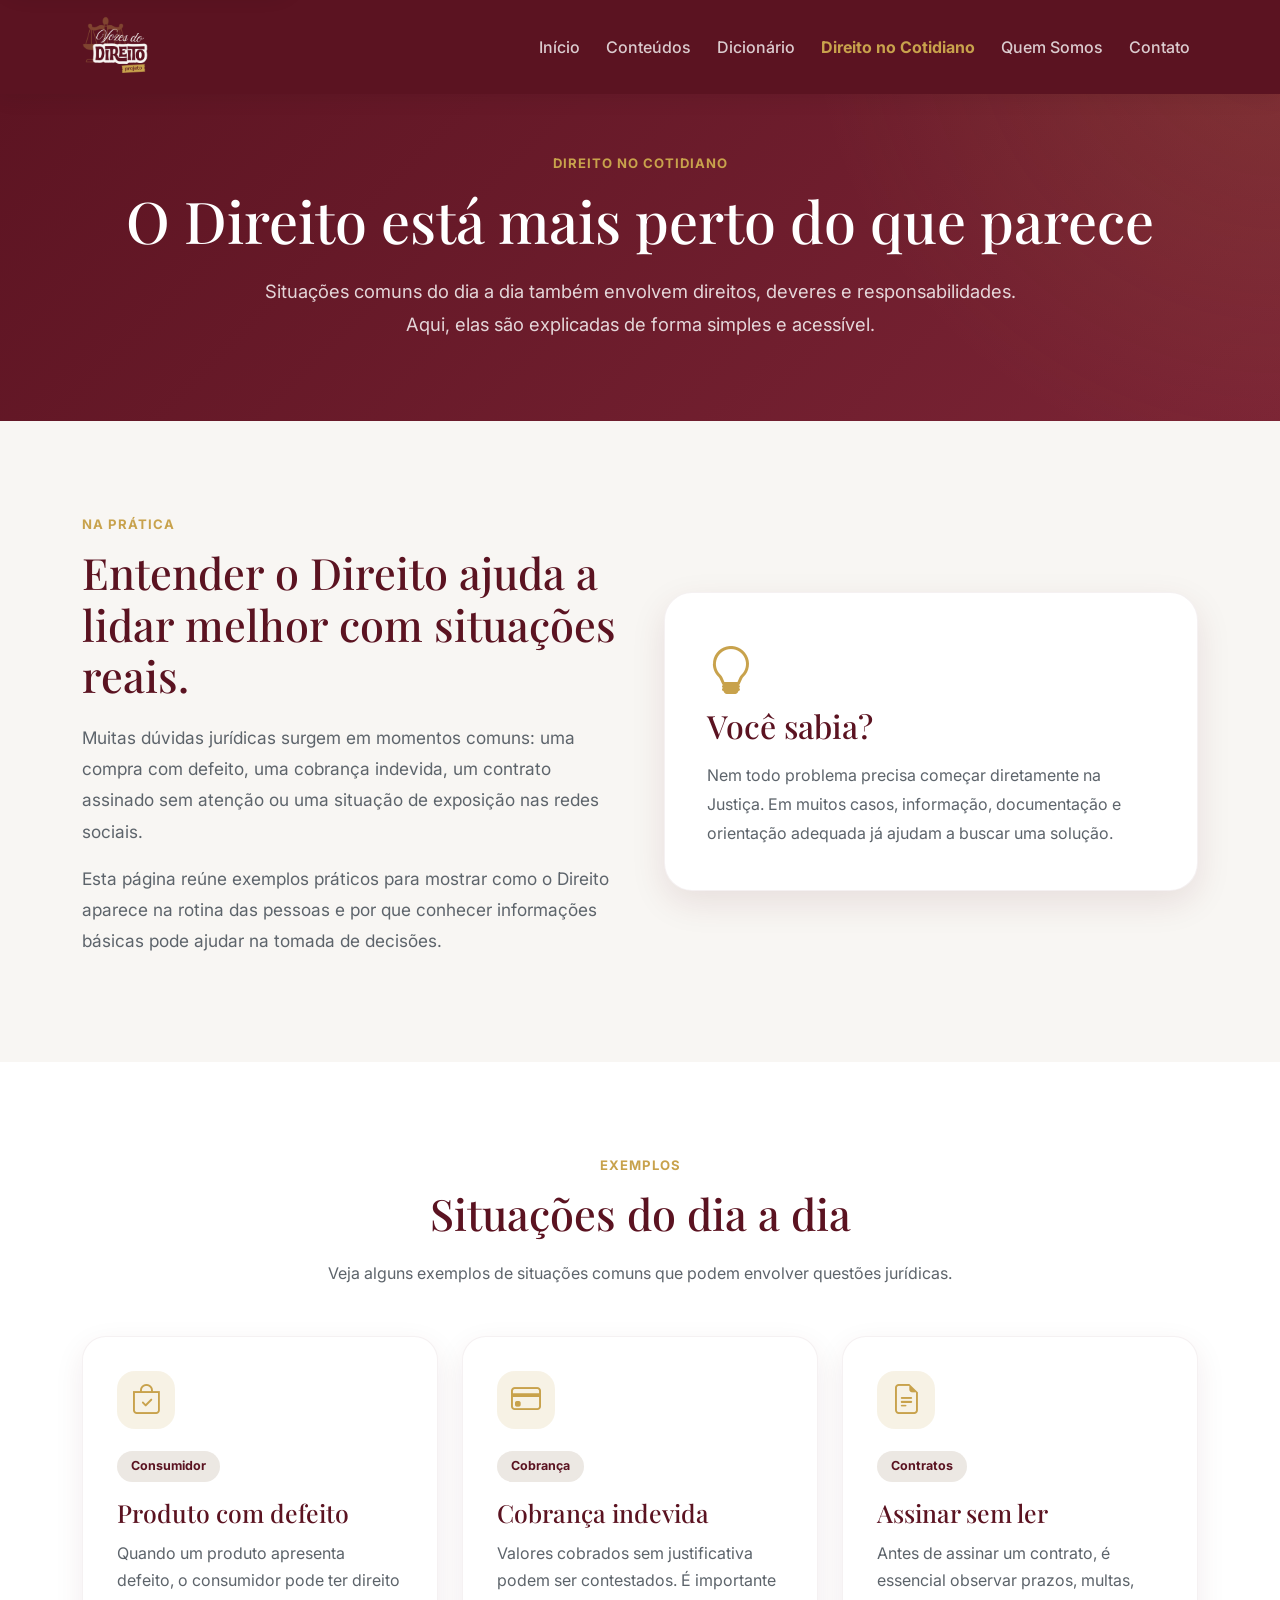
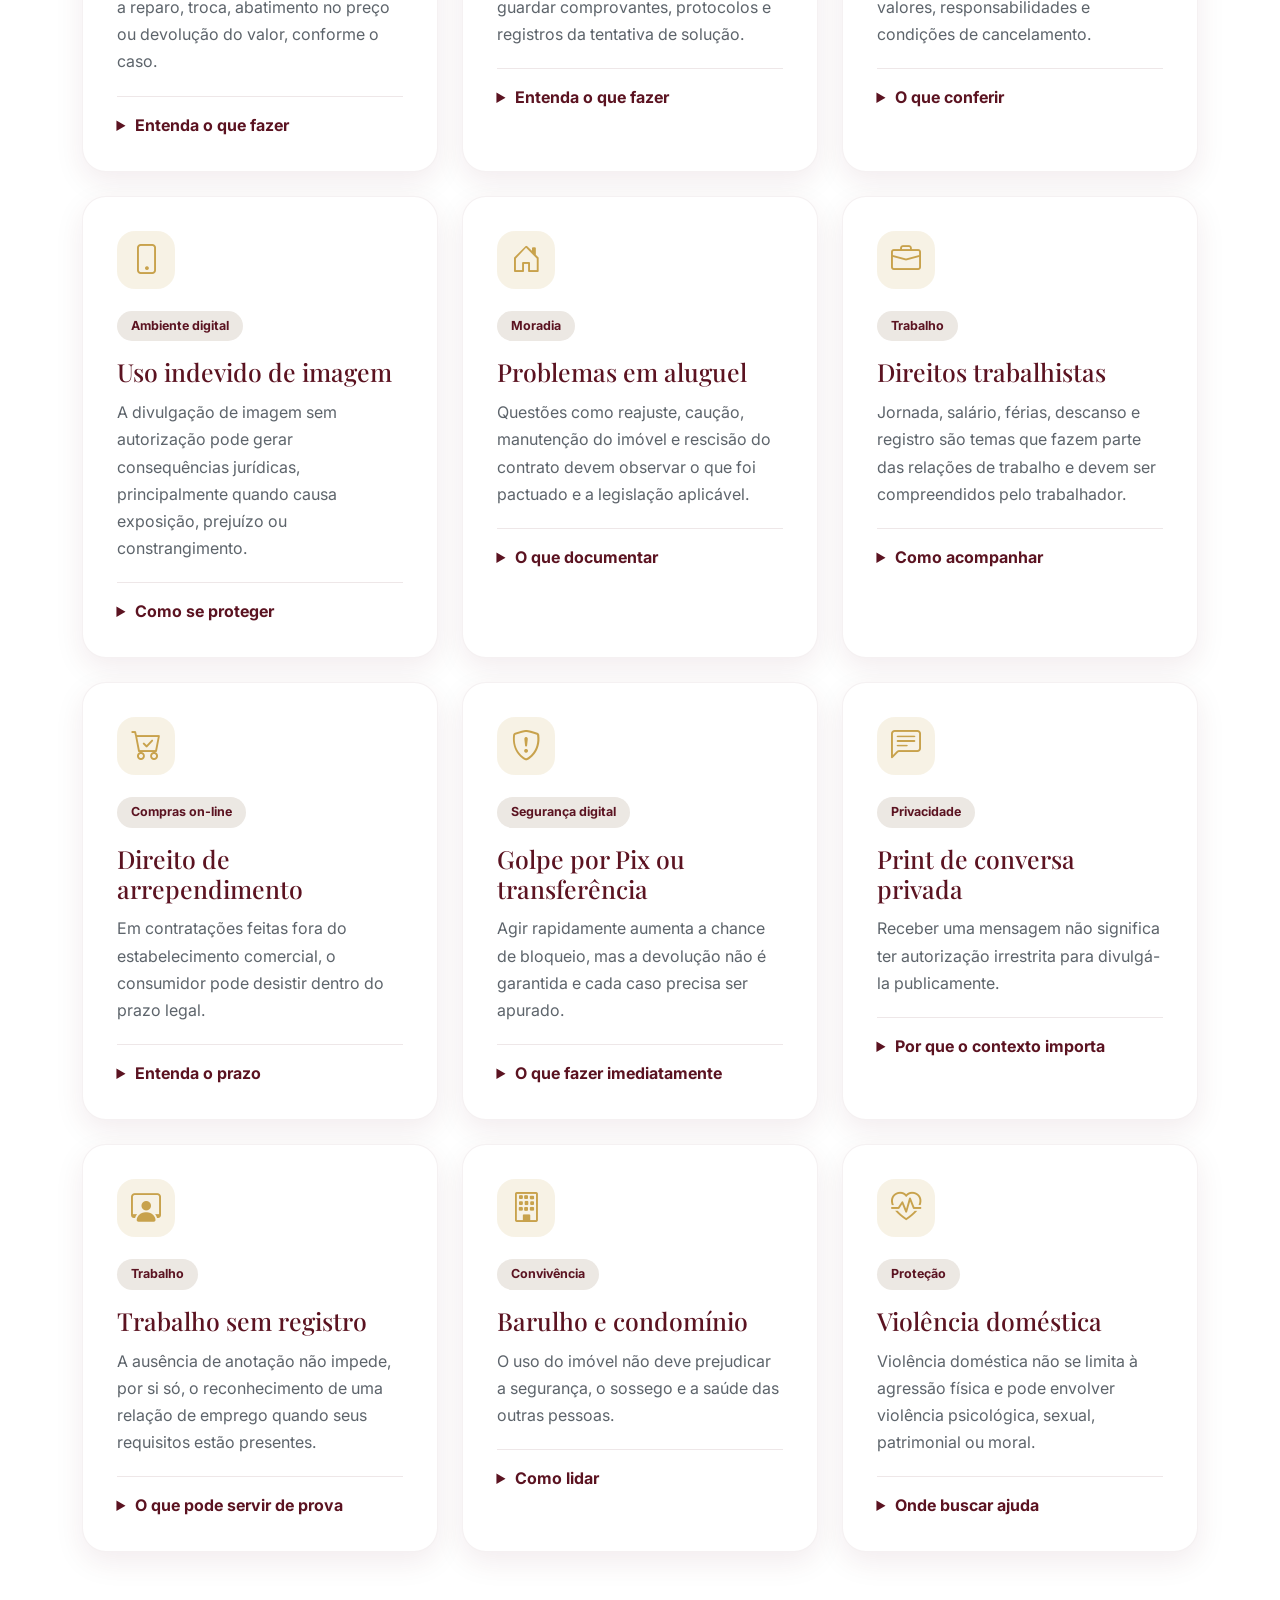
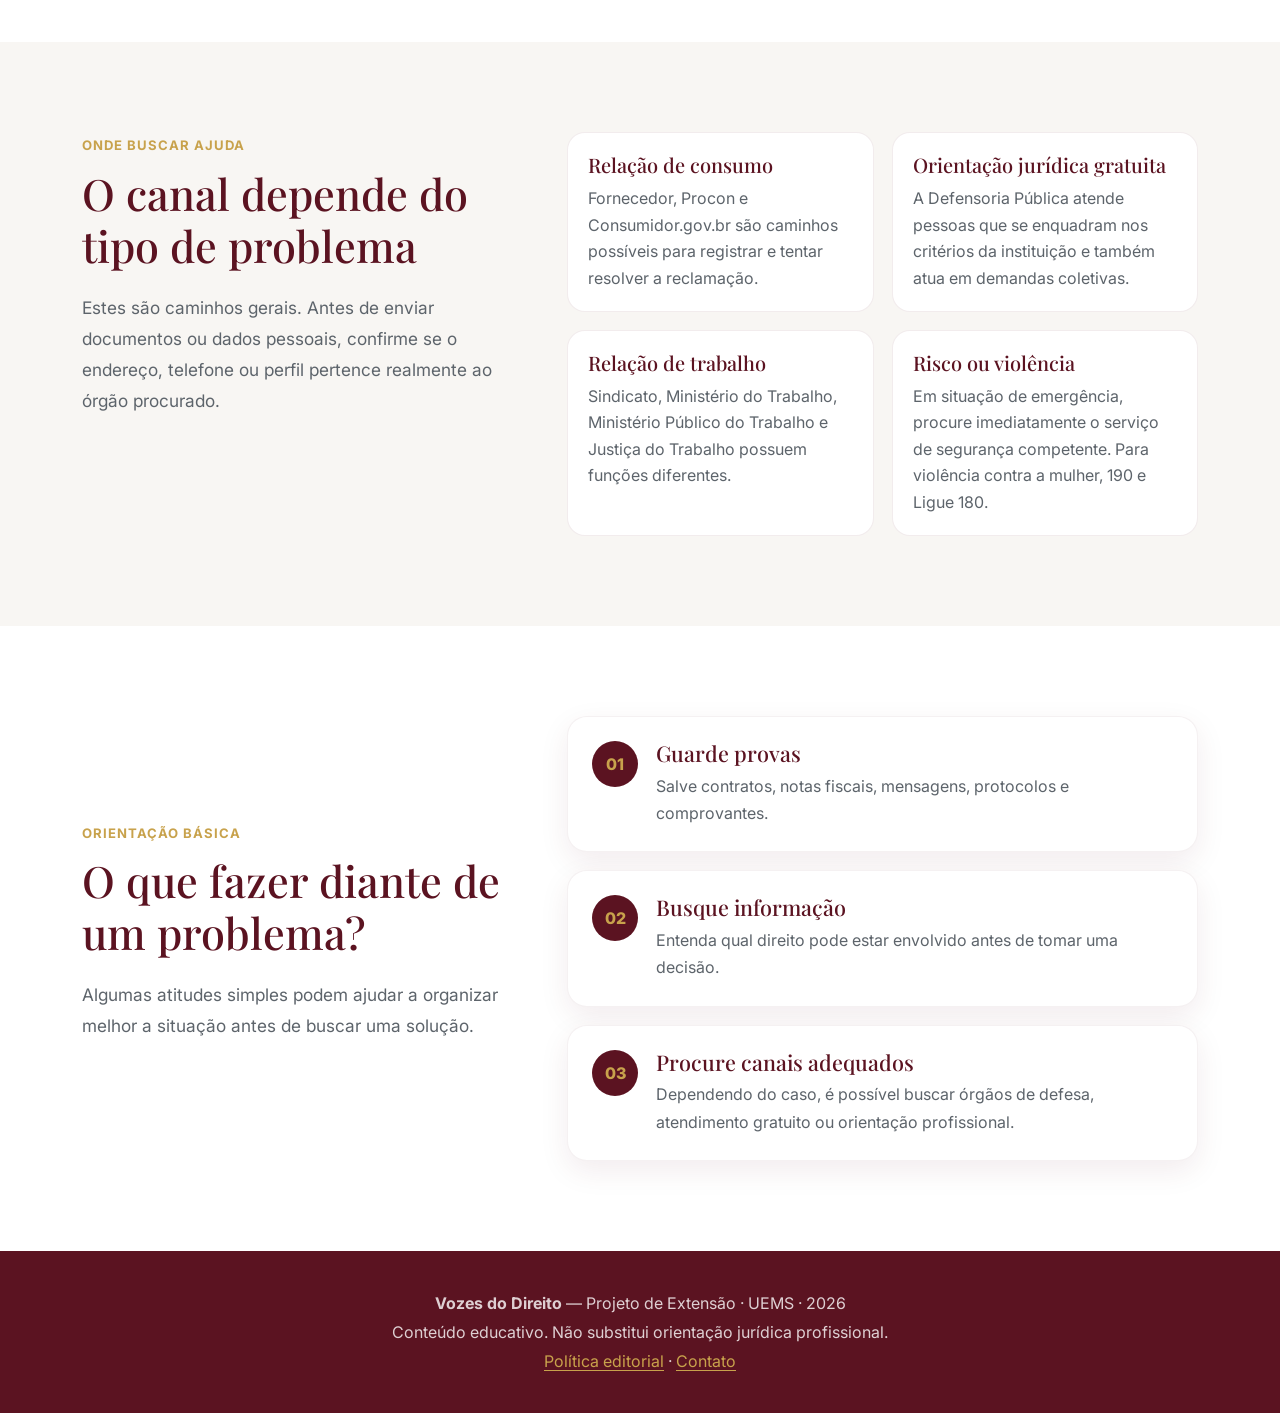
<file: paginas/cotidiano.html>
<!DOCTYPE html>
<html lang="pt-BR">

<head>
    <meta charset="UTF-8">
    <meta name="viewport" content="width=device-width, initial-scale=1.0">
    <title>Direito no Cotidiano | Vozes do Direito</title>

    <link href="https://cdn.jsdelivr.net/npm/bootstrap@5.3.8/dist/css/bootstrap.min.css" rel="stylesheet">
    <link rel="stylesheet" href="https://cdn.jsdelivr.net/npm/bootstrap-icons@1.13.1/font/bootstrap-icons.min.css">

    <link href="https://fonts.googleapis.com/css2?family=Playfair+Display:wght@700;800&family=Inter:wght@300;400;500;600;700&display=swap" rel="stylesheet">

    <link rel="stylesheet" href="../css/style.css">
    <link rel="stylesheet" href="../css/cotidiano.css">
    <link rel="stylesheet" href="../css/responsive.css">
</head>

<body>

    <!-- Navbar -->
    <nav class="navbar navbar-expand-lg navbar-dark fixed-top">
        <div class="container">

            <a class="navbar-brand" href="../index.html" aria-label="Vozes do Direito — página inicial">
                <img class="logo-navbar" src="../imagens/logo-vozes-do-direito.png" alt="Vozes do Direito">
            </a>

            <button class="navbar-toggler" type="button" data-bs-toggle="collapse" data-bs-target="#menu-principal"
                aria-controls="menu-principal" aria-expanded="false" aria-label="Abrir menu">
                <span class="navbar-toggler-icon"></span>
            </button>

            <div class="collapse navbar-collapse" id="menu-principal">
                <ul class="navbar-nav ms-auto">

                    <li class="nav-item">
                        <a class="nav-link" href="../index.html">Início</a>
                    </li>

                    <li class="nav-item">
                        <a class="nav-link" href="conteudos.html">Conteúdos</a>
                    </li>

                    <li class="nav-item">
                        <a class="nav-link" href="dicionario.html">Dicionário</a>
                    </li>

                    <li class="nav-item">
                        <a class="nav-link active" href="cotidiano.html">Direito no Cotidiano</a>
                    </li>

                    <li class="nav-item">
                        <a class="nav-link" href="quem-somos.html">Quem Somos</a>
                    </li>

                    <li class="nav-item">
                        <a class="nav-link" href="contato.html">Contato</a>
                    </li>

                </ul>
            </div>

        </div>
    </nav>

    <!-- Hero interno -->
    <header class="cotidiano-hero">
        <div class="container">

            <span class="tag-secao">Direito no Cotidiano</span>

            <h1>O Direito está mais perto do que parece</h1>

            <p>
                Situações comuns do dia a dia também envolvem direitos, deveres e responsabilidades.
                Aqui, elas são explicadas de forma simples e acessível.
            </p>

        </div>
    </header>

    <main>

        <!-- Introdução -->
        <section class="secao">
            <div class="container">

                <div class="row align-items-center g-5">

                    <div class="col-lg-6">
                        <span class="tag-secao">Na prática</span>

                        <h2 class="titulo-secao">
                            Entender o Direito ajuda a lidar melhor com situações reais.
                        </h2>

                        <p class="texto-secao">
                            Muitas dúvidas jurídicas surgem em momentos comuns: uma compra com defeito,
                            uma cobrança indevida, um contrato assinado sem atenção ou uma situação de
                            exposição nas redes sociais.
                        </p>

                        <p class="texto-secao">
                            Esta página reúne exemplos práticos para mostrar como o Direito aparece na
                            rotina das pessoas e por que conhecer informações básicas pode ajudar na
                            tomada de decisões.
                        </p>
                    </div>

                    <div class="col-lg-6">
                        <div class="caixa-cotidiano">
                            <i class="bi bi-lightbulb"></i>

                            <h3>Você sabia?</h3>

                            <p>
                                Nem todo problema precisa começar diretamente na Justiça. Em muitos casos,
                                informação, documentação e orientação adequada já ajudam a buscar uma solução.
                            </p>
                        </div>
                    </div>

                </div>

            </div>
        </section>

        <!-- Situações -->
        <section class="secao secao-clara">
            <div class="container">

                <div class="text-center mb-5">
                    <span class="tag-secao">Exemplos</span>
                    <h2 class="titulo-secao">Situações do dia a dia</h2>
                    <p class="texto-central">
                        Veja alguns exemplos de situações comuns que podem envolver questões jurídicas.
                    </p>
                </div>

                <div class="row g-4">

                    <div class="col-md-6 col-lg-4">
                        <article class="situacao-card">
                            <div class="situacao-icone">
                                <i class="bi bi-bag-check"></i>
                            </div>

                            <span>Consumidor</span>

                            <h3>Produto com defeito</h3>

                            <p>
                                Quando um produto apresenta defeito, o consumidor pode ter direito a reparo,
                                troca, abatimento no preço ou devolução do valor, conforme o caso.
                            </p>

                            <details>
                                <summary>Entenda o que fazer</summary>
                                <div class="situacao-detalhes">
                                    <h4>Primeiros passos</h4>
                                    <ul>
                                        <li>Guarde a nota fiscal, a oferta e registros do defeito.</li>
                                        <li>Comunique formalmente o fornecedor e anote o protocolo.</li>
                                        <li>Em regra, o fornecedor tem até 30 dias para sanar o vício; há exceções legais.</li>
                                    </ul>
                                    <p class="base-legal"><strong>Base geral:</strong> CDC, arts. 18 e 26. O prazo para reclamar varia conforme o produto e o tipo de problema.</p>
                                </div>
                            </details>
                        </article>
                    </div>

                    <div class="col-md-6 col-lg-4">
                        <article class="situacao-card">
                            <div class="situacao-icone">
                                <i class="bi bi-credit-card"></i>
                            </div>

                            <span>Cobrança</span>

                            <h3>Cobrança indevida</h3>

                            <p>
                                Valores cobrados sem justificativa podem ser contestados. É importante guardar
                                comprovantes, protocolos e registros da tentativa de solução.
                            </p>

                            <details>
                                <summary>Entenda o que fazer</summary>
                                <div class="situacao-detalhes">
                                    <h4>Primeiros passos</h4>
                                    <ul>
                                        <li>Peça a origem e a memória de cálculo da cobrança.</li>
                                        <li>Conteste por um canal que forneça protocolo.</li>
                                        <li>Se houve pagamento indevido, guarde o comprovante e peça restituição.</li>
                                    </ul>
                                    <p class="base-legal"><strong>Base geral:</strong> CDC, art. 42. A devolução em dobro depende dos requisitos legais e admite a hipótese de engano justificável.</p>
                                </div>
                            </details>
                        </article>
                    </div>

                    <div class="col-md-6 col-lg-4">
                        <article class="situacao-card">
                            <div class="situacao-icone">
                                <i class="bi bi-file-earmark-text"></i>
                            </div>

                            <span>Contratos</span>

                            <h3>Assinar sem ler</h3>

                            <p>
                                Antes de assinar um contrato, é essencial observar prazos, multas, valores,
                                responsabilidades e condições de cancelamento.
                            </p>

                            <details>
                                <summary>O que conferir</summary>
                                <div class="situacao-detalhes">
                                    <ul>
                                        <li>Identificação das partes, preço total e forma de reajuste.</li>
                                        <li>Prazo, renovação automática, multa e cancelamento.</li>
                                        <li>Serviços incluídos, limitações e canais de atendimento.</li>
                                    </ul>
                                    <p class="base-legal"><strong>Base geral:</strong> Código Civil, arts. 421 e 422; nas relações de consumo, CDC, arts. 46 a 54.</p>
                                </div>
                            </details>
                        </article>
                    </div>

                    <div class="col-md-6 col-lg-4">
                        <article class="situacao-card">
                            <div class="situacao-icone">
                                <i class="bi bi-phone"></i>
                            </div>

                            <span>Ambiente digital</span>

                            <h3>Uso indevido de imagem</h3>

                            <p>
                                A divulgação de imagem sem autorização pode gerar consequências jurídicas,
                                principalmente quando causa exposição, prejuízo ou constrangimento.
                            </p>

                            <details>
                                <summary>Como se proteger</summary>
                                <div class="situacao-detalhes">
                                    <ul>
                                        <li>Registre a publicação, o perfil, a data e o endereço eletrônico.</li>
                                        <li>Peça a remoção à pessoa e à plataforma, guardando os protocolos.</li>
                                        <li>Não replique o conteúdo ao tentar denunciá-lo.</li>
                                    </ul>
                                    <p class="base-legal"><strong>Base geral:</strong> Constituição, art. 5º, X; Código Civil, arts. 20 e 21; Marco Civil da Internet, conforme o caso.</p>
                                </div>
                            </details>
                        </article>
                    </div>

                    <div class="col-md-6 col-lg-4">
                        <article class="situacao-card">
                            <div class="situacao-icone">
                                <i class="bi bi-house-door"></i>
                            </div>

                            <span>Moradia</span>

                            <h3>Problemas em aluguel</h3>

                            <p>
                                Questões como reajuste, caução, manutenção do imóvel e rescisão do contrato
                                devem observar o que foi pactuado e a legislação aplicável.
                            </p>

                            <details>
                                <summary>O que documentar</summary>
                                <div class="situacao-detalhes">
                                    <ul>
                                        <li>Contrato, laudos de vistoria, fotos e comprovantes de pagamento.</li>
                                        <li>Pedidos de reparo e respostas do locador ou da imobiliária.</li>
                                        <li>Condições de caução, devolução das chaves e rescisão.</li>
                                    </ul>
                                    <p class="base-legal"><strong>Base geral:</strong> Lei do Inquilinato, especialmente arts. 22, 23 e 37. A responsabilidade pelo reparo depende da origem do problema.</p>
                                </div>
                            </details>
                        </article>
                    </div>

                    <div class="col-md-6 col-lg-4">
                        <article class="situacao-card">
                            <div class="situacao-icone">
                                <i class="bi bi-briefcase"></i>
                            </div>

                            <span>Trabalho</span>

                            <h3>Direitos trabalhistas</h3>

                            <p>
                                Jornada, salário, férias, descanso e registro são temas que fazem parte das
                                relações de trabalho e devem ser compreendidos pelo trabalhador.
                            </p>

                            <details>
                                <summary>Como acompanhar</summary>
                                <div class="situacao-detalhes">
                                    <ul>
                                        <li>Confira o vínculo e os registros na Carteira de Trabalho Digital.</li>
                                        <li>Guarde holerites, controles de jornada e conversas sobre o trabalho.</li>
                                        <li>Peça esclarecimentos por escrito quando houver divergência.</li>
                                    </ul>
                                    <p class="base-legal"><strong>Base geral:</strong> Constituição, art. 7º, e CLT. Regras específicas variam conforme o vínculo e a categoria.</p>
                                </div>
                            </details>
                        </article>
                    </div>

                    <div class="col-md-6 col-lg-4">
                        <article class="situacao-card">
                            <div class="situacao-icone"><i class="bi bi-cart-check"></i></div>
                            <span>Compras on-line</span>
                            <h3>Direito de arrependimento</h3>
                            <p>Em contratações feitas fora do estabelecimento comercial, o consumidor pode desistir dentro do prazo legal.</p>
                            <details>
                                <summary>Entenda o prazo</summary>
                                <div class="situacao-detalhes">
                                    <ul>
                                        <li>O prazo geral é de sete dias a partir da assinatura ou do recebimento.</li>
                                        <li>Comunique a desistência de forma que possa ser comprovada.</li>
                                        <li>Guarde instruções de devolução, protocolos e comprovantes.</li>
                                    </ul>
                                    <p class="base-legal"><strong>Base geral:</strong> CDC, art. 49. Situações específicas podem exigir análise própria.</p>
                                </div>
                            </details>
                        </article>
                    </div>

                    <div class="col-md-6 col-lg-4">
                        <article class="situacao-card">
                            <div class="situacao-icone"><i class="bi bi-shield-exclamation"></i></div>
                            <span>Segurança digital</span>
                            <h3>Golpe por Pix ou transferência</h3>
                            <p>Agir rapidamente aumenta a chance de bloqueio, mas a devolução não é garantida e cada caso precisa ser apurado.</p>
                            <details>
                                <summary>O que fazer imediatamente</summary>
                                <div class="situacao-detalhes">
                                    <ul>
                                        <li>Avise seu banco pelos canais oficiais e peça abertura do procedimento cabível.</li>
                                        <li>Guarde comprovante, conversas, número usado e dados da conta destinatária.</li>
                                        <li>Registre ocorrência e não faça novos pagamentos para “liberar” o valor.</li>
                                    </ul>
                                    <p class="base-legal"><strong>Atenção:</strong> no Pix, pergunte ao banco sobre o Mecanismo Especial de Devolução. Ele não substitui a análise do caso nem garante ressarcimento.</p>
                                </div>
                            </details>
                        </article>
                    </div>

                    <div class="col-md-6 col-lg-4">
                        <article class="situacao-card">
                            <div class="situacao-icone"><i class="bi bi-chat-left-text"></i></div>
                            <span>Privacidade</span>
                            <h3>Print de conversa privada</h3>
                            <p>Receber uma mensagem não significa ter autorização irrestrita para divulgá-la publicamente.</p>
                            <details>
                                <summary>Por que o contexto importa</summary>
                                <div class="situacao-detalhes">
                                    <ul>
                                        <li>Divulgação pública e apresentação restrita para defender um direito são situações diferentes.</li>
                                        <li>Exposição, finalidade, conteúdo e danos precisam ser analisados.</li>
                                        <li>Preserve a conversa original se ela puder ser necessária como prova.</li>
                                    </ul>
                                    <p class="base-legal"><strong>Base geral:</strong> Constituição, art. 5º, X e XII; Código Civil, arts. 20, 21, 186 e 927; entendimento do STJ no REsp 1.903.273/PR.</p>
                                </div>
                            </details>
                        </article>
                    </div>

                    <div class="col-md-6 col-lg-4">
                        <article class="situacao-card">
                            <div class="situacao-icone"><i class="bi bi-person-workspace"></i></div>
                            <span>Trabalho</span>
                            <h3>Trabalho sem registro</h3>
                            <p>A ausência de anotação não impede, por si só, o reconhecimento de uma relação de emprego quando seus requisitos estão presentes.</p>
                            <details>
                                <summary>O que pode servir de prova</summary>
                                <div class="situacao-detalhes">
                                    <ul>
                                        <li>Mensagens, pagamentos, escalas, crachá, uniforme e testemunhas.</li>
                                        <li>Registros de horário e ordens recebidas.</li>
                                        <li>Informações sobre pessoalidade, frequência, pagamento e subordinação.</li>
                                    </ul>
                                    <p class="base-legal"><strong>Base geral:</strong> CLT, arts. 2º, 3º, 9º, 29 e 41. A caracterização depende dos fatos, não apenas do nome dado ao vínculo.</p>
                                </div>
                            </details>
                        </article>
                    </div>

                    <div class="col-md-6 col-lg-4">
                        <article class="situacao-card">
                            <div class="situacao-icone"><i class="bi bi-building"></i></div>
                            <span>Convivência</span>
                            <h3>Barulho e condomínio</h3>
                            <p>O uso do imóvel não deve prejudicar a segurança, o sossego e a saúde das outras pessoas.</p>
                            <details>
                                <summary>Como lidar</summary>
                                <div class="situacao-detalhes">
                                    <ul>
                                        <li>Consulte a convenção, o regimento e as regras municipais.</li>
                                        <li>Registre datas, horários e comunicações ao condomínio.</li>
                                        <li>Busque solução proporcional, evitando confronto direto inseguro.</li>
                                    </ul>
                                    <p class="base-legal"><strong>Base geral:</strong> Código Civil, arts. 1.277 e 1.336, IV. Não existe um horário nacional único que autorize qualquer nível de ruído.</p>
                                </div>
                            </details>
                        </article>
                    </div>

                    <div class="col-md-6 col-lg-4">
                        <article class="situacao-card">
                            <div class="situacao-icone"><i class="bi bi-heart-pulse"></i></div>
                            <span>Proteção</span>
                            <h3>Violência doméstica</h3>
                            <p>Violência doméstica não se limita à agressão física e pode envolver violência psicológica, sexual, patrimonial ou moral.</p>
                            <details>
                                <summary>Onde buscar ajuda</summary>
                                <div class="situacao-detalhes">
                                    <ul>
                                        <li>Em emergência, ligue 190.</li>
                                        <li>O Ligue 180 orienta e recebe denúncias.</li>
                                        <li>Delegacias, Defensoria, Ministério Público e rede de assistência podem orientar sobre proteção.</li>
                                    </ul>
                                    <p class="base-legal"><strong>Base geral:</strong> Lei Maria da Penha, especialmente arts. 5º, 7º e 22. A segurança da vítima deve vir primeiro.</p>
                                </div>
                            </details>
                        </article>
                    </div>

                </div>

            </div>
        </section>

        <!-- Canais de orientação -->
        <section class="secao">
            <div class="container">
                <div class="row align-items-start g-5">
                    <div class="col-lg-5">
                        <span class="tag-secao">Onde buscar ajuda</span>
                        <h2 class="titulo-secao">O canal depende do tipo de problema</h2>
                        <p class="texto-secao">
                            Estes são caminhos gerais. Antes de enviar documentos ou dados pessoais, confirme
                            se o endereço, telefone ou perfil pertence realmente ao órgão procurado.
                        </p>
                    </div>

                    <div class="col-lg-7">
                        <div class="canais-ajuda">
                            <article class="canal-ajuda">
                                <h3>Relação de consumo</h3>
                                <p>Fornecedor, Procon e Consumidor.gov.br são caminhos possíveis para registrar e tentar resolver a reclamação.</p>
                            </article>
                            <article class="canal-ajuda">
                                <h3>Orientação jurídica gratuita</h3>
                                <p>A Defensoria Pública atende pessoas que se enquadram nos critérios da instituição e também atua em demandas coletivas.</p>
                            </article>
                            <article class="canal-ajuda">
                                <h3>Relação de trabalho</h3>
                                <p>Sindicato, Ministério do Trabalho, Ministério Público do Trabalho e Justiça do Trabalho possuem funções diferentes.</p>
                            </article>
                            <article class="canal-ajuda">
                                <h3>Risco ou violência</h3>
                                <p>Em situação de emergência, procure imediatamente o serviço de segurança competente. Para violência contra a mulher, 190 e Ligue 180.</p>
                            </article>
                        </div>
                    </div>
                </div>
            </div>
        </section>

        <!-- Passo a passo -->
        <section class="secao secao-clara">
            <div class="container">

                <div class="row align-items-center g-5">

                    <div class="col-lg-5">
                        <span class="tag-secao">Orientação básica</span>

                        <h2 class="titulo-secao">
                            O que fazer diante de um problema?
                        </h2>

                        <p class="texto-secao">
                            Algumas atitudes simples podem ajudar a organizar melhor a situação antes de
                            buscar uma solução.
                        </p>
                    </div>

                    <div class="col-lg-7">
                        <div class="passos-lista">

                            <div class="passo-item">
                                <span>01</span>
                                <div>
                                    <h3>Guarde provas</h3>
                                    <p>Salve contratos, notas fiscais, mensagens, protocolos e comprovantes.</p>
                                </div>
                            </div>

                            <div class="passo-item">
                                <span>02</span>
                                <div>
                                    <h3>Busque informação</h3>
                                    <p>Entenda qual direito pode estar envolvido antes de tomar uma decisão.</p>
                                </div>
                            </div>

                            <div class="passo-item">
                                <span>03</span>
                                <div>
                                    <h3>Procure canais adequados</h3>
                                    <p>Dependendo do caso, é possível buscar órgãos de defesa, atendimento gratuito ou orientação profissional.</p>
                                </div>
                            </div>

                        </div>
                    </div>

                </div>

            </div>
        </section>

    </main>

    <!-- Footer -->
    <footer class="rodape">
        <div class="container">

            <p>
                <strong>Vozes do Direito</strong> — Projeto de Extensão · UEMS
            </p>

            <p>
                Conteúdo educativo. Não substitui orientação jurídica profissional.
            </p>

        </div>
    </footer>

    <script src="https://cdn.jsdelivr.net/npm/bootstrap@5.3.8/dist/js/bootstrap.bundle.min.js"></script>

    <script src="../js/main.js"></script>

</body>

</html>
</file>
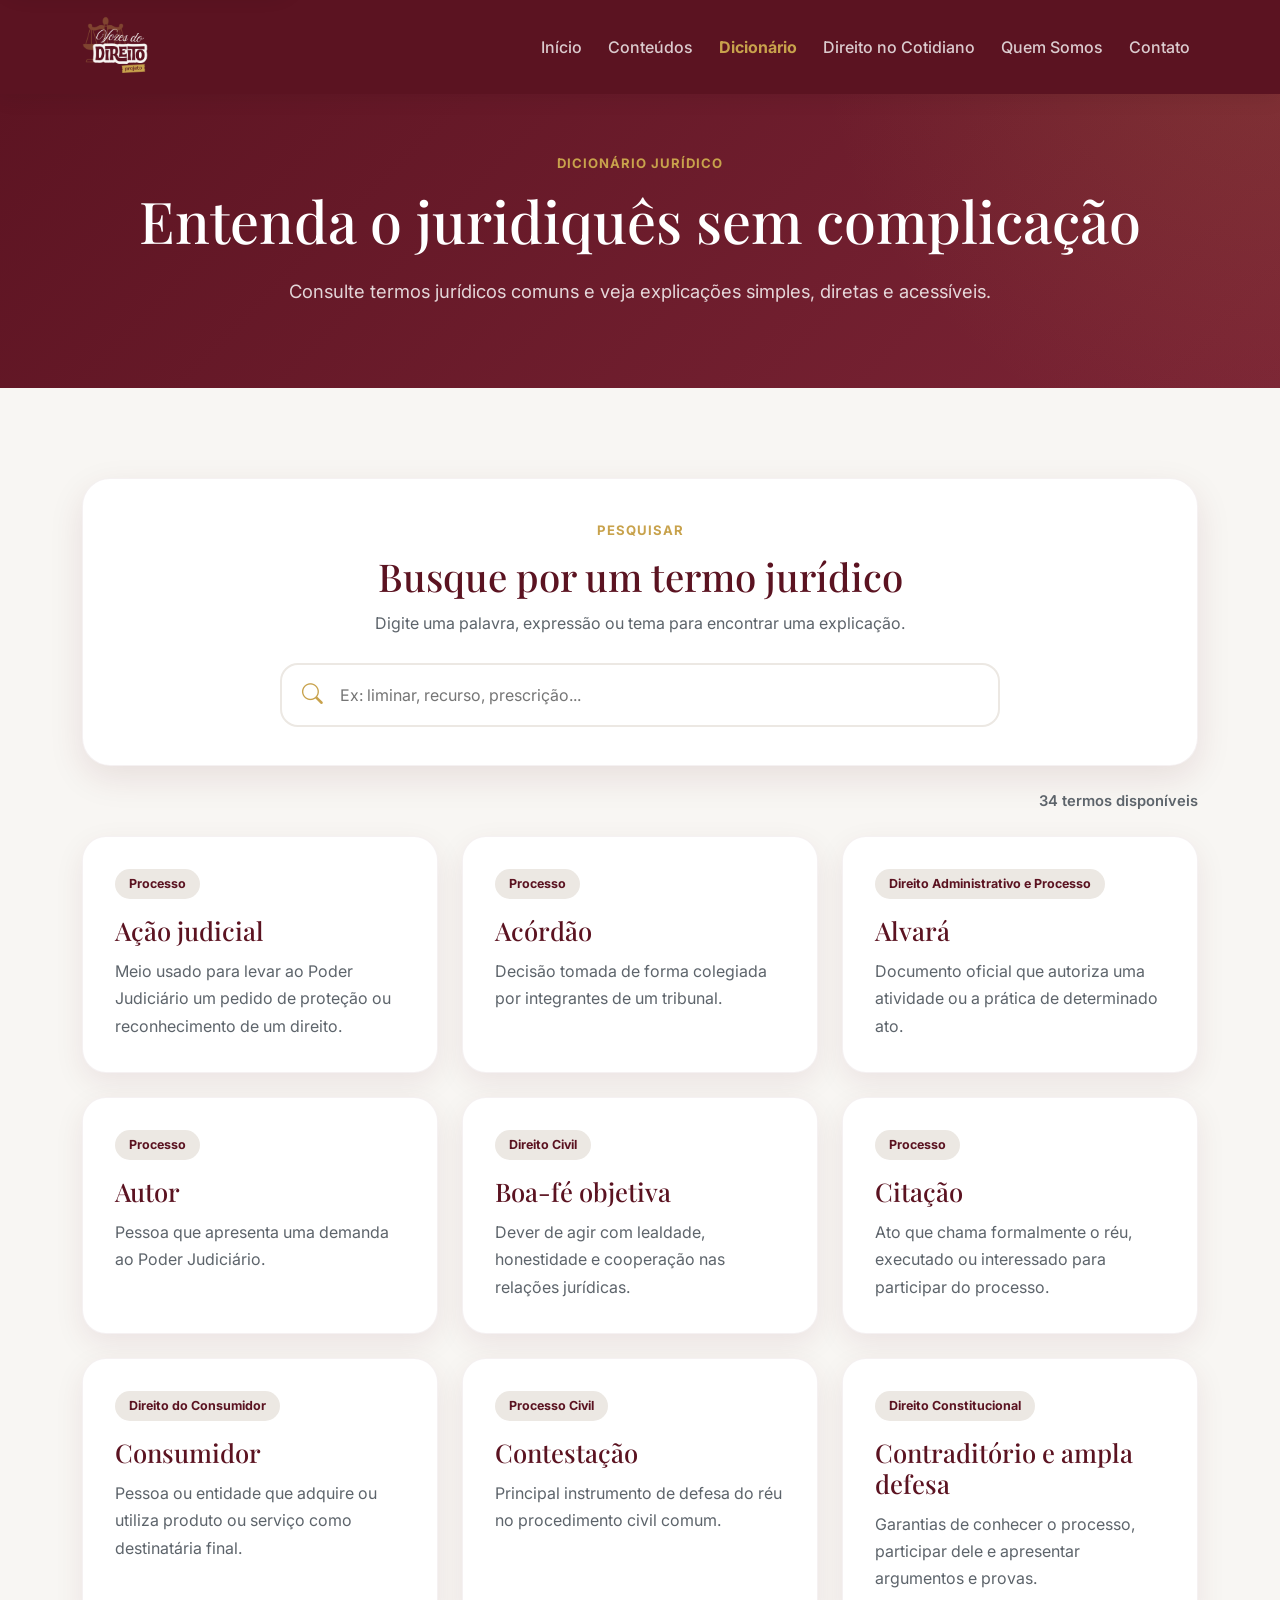
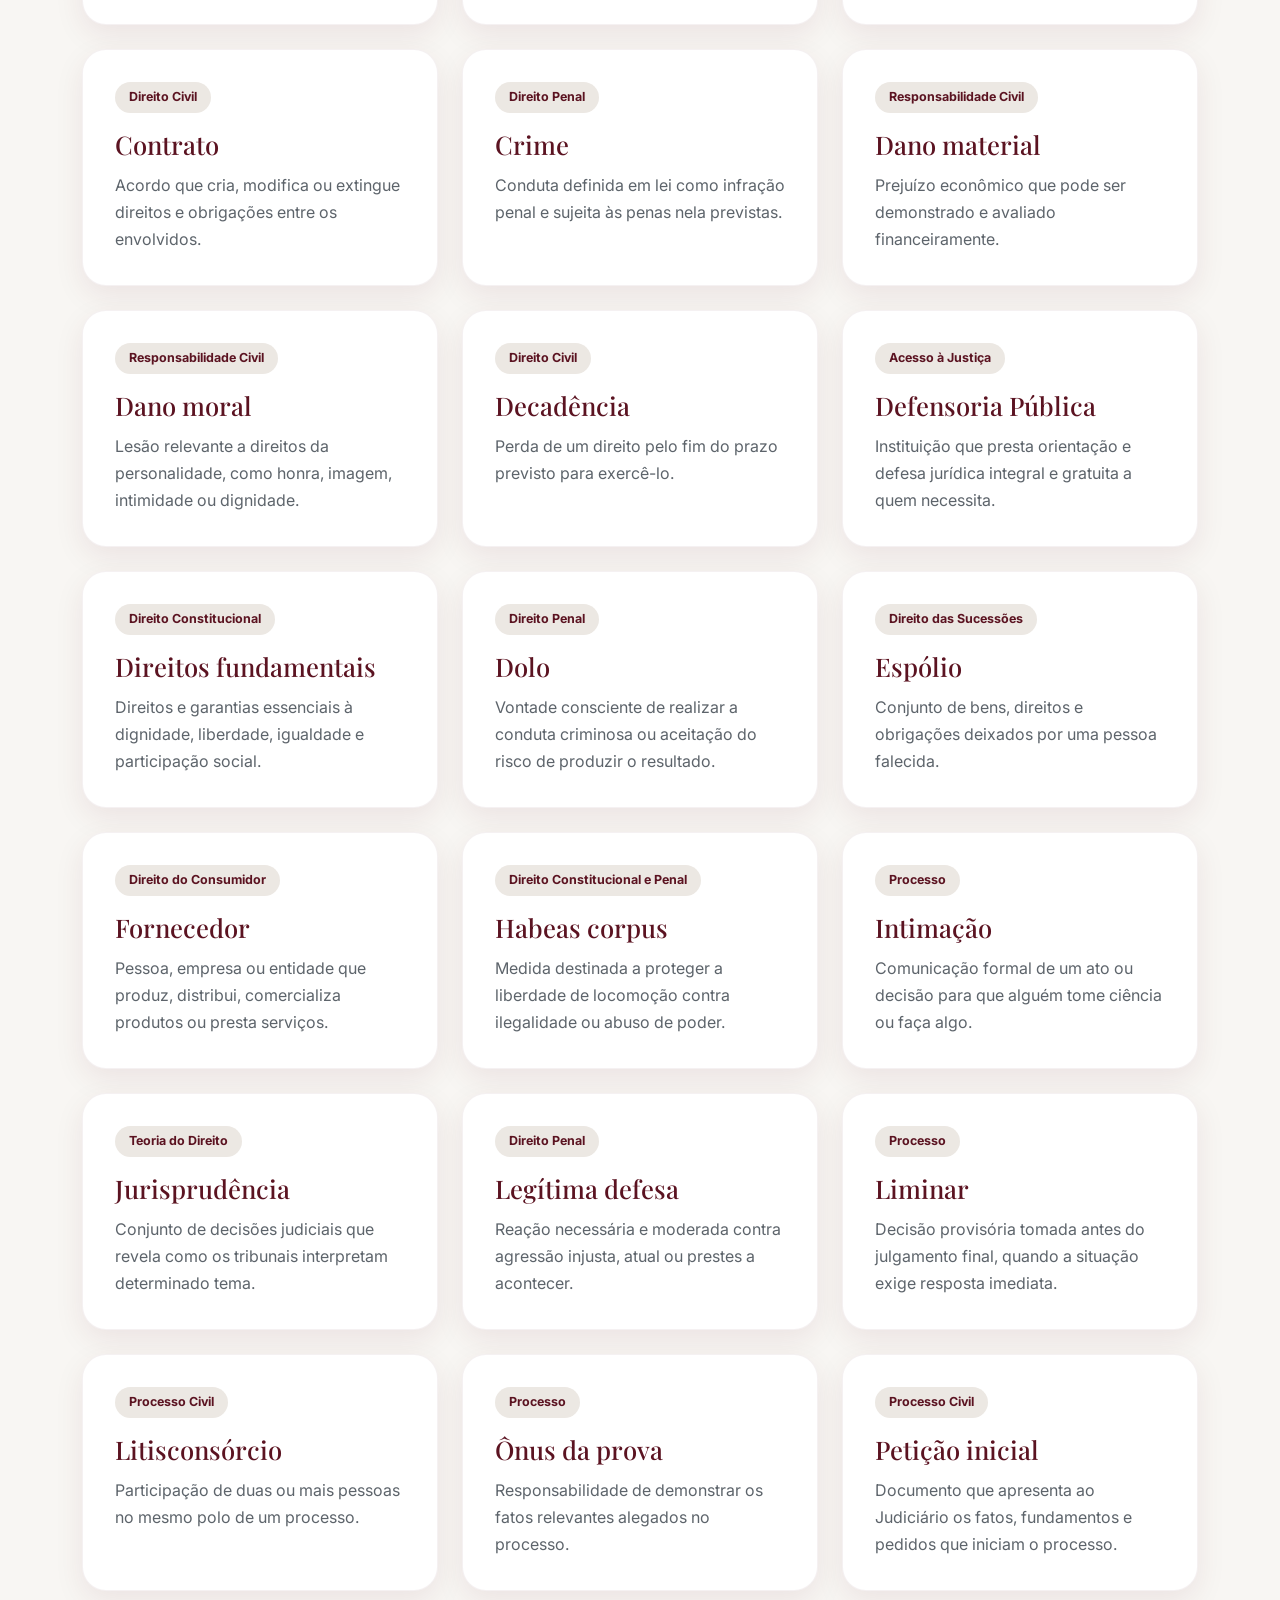
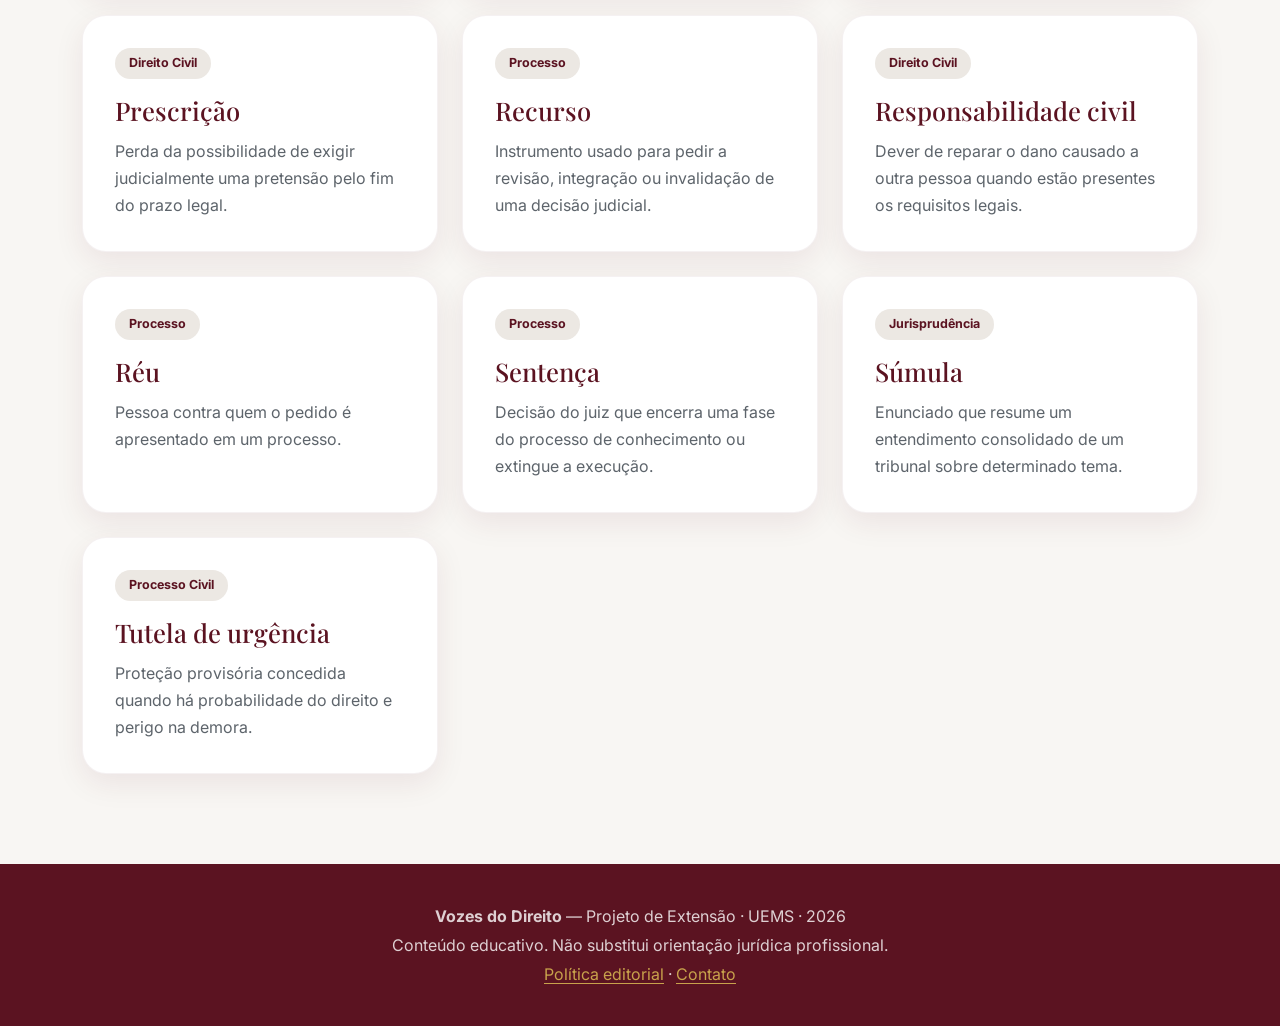
<file: paginas/dicionario.html>
<!DOCTYPE html>
<html lang="pt-BR">

<head>
    <meta charset="UTF-8">
    <meta name="viewport" content="width=device-width, initial-scale=1.0">
    <title>Dicionário Jurídico | Vozes do Direito</title>

    <link href="https://cdn.jsdelivr.net/npm/bootstrap@5.3.8/dist/css/bootstrap.min.css" rel="stylesheet">
    <link rel="stylesheet" href="https://cdn.jsdelivr.net/npm/bootstrap-icons@1.13.1/font/bootstrap-icons.min.css">

    <link href="https://fonts.googleapis.com/css2?family=Playfair+Display:wght@700;800&family=Inter:wght@300;400;500;600;700&display=swap" rel="stylesheet">

    <link rel="stylesheet" href="../css/style.css">
    <link rel="stylesheet" href="../css/dicionario.css">
    <link rel="stylesheet" href="../css/responsive.css">
</head>

<body>

    <!-- Navbar -->
    <nav class="navbar navbar-expand-lg navbar-dark fixed-top">
        <div class="container">

            <a class="navbar-brand" href="../index.html" aria-label="Vozes do Direito — página inicial">
                <img class="logo-navbar" src="../imagens/logo-vozes-do-direito.png" alt="Vozes do Direito">
            </a>

            <button class="navbar-toggler" type="button" data-bs-toggle="collapse" data-bs-target="#menu-principal"
                aria-controls="menu-principal" aria-expanded="false" aria-label="Abrir menu">
                <span class="navbar-toggler-icon"></span>
            </button>

            <div class="collapse navbar-collapse" id="menu-principal">
                <ul class="navbar-nav ms-auto">

                    <li class="nav-item">
                        <a class="nav-link" href="../index.html">Início</a>
                    </li>

                    <li class="nav-item">
                        <a class="nav-link" href="conteudos.html">Conteúdos</a>
                    </li>

                    <li class="nav-item">
                        <a class="nav-link active" href="dicionario.html">Dicionário</a>
                    </li>

                    <li class="nav-item">
                        <a class="nav-link" href="cotidiano.html">Direito no Cotidiano</a>
                    </li>

                    <li class="nav-item">
                        <a class="nav-link" href="quem-somos.html">Quem Somos</a>
                    </li>

                    <li class="nav-item">
                        <a class="nav-link" href="contato.html">Contato</a>
                    </li>

                </ul>
            </div>

        </div>
    </nav>

    <!-- Hero interno -->
    <header class="dicionario-hero">
        <div class="container">

            <span class="tag-secao">Dicionário Jurídico</span>

            <h1>Entenda o juridiquês sem complicação</h1>

            <p>
                Consulte termos jurídicos comuns e veja explicações simples, diretas e acessíveis.
            </p>

        </div>
    </header>

    <main>

        <!-- Busca -->
        <section class="secao">
            <div class="container">

                <div class="area-busca">

                    <div class="busca-texto">
                        <span class="tag-secao">Pesquisar</span>
                        <h2>Busque por um termo jurídico</h2>
                        <p>
                            Digite uma palavra, expressão ou tema para encontrar uma explicação.
                        </p>
                    </div>

                    <div class="campo-busca">
                        <i class="bi bi-search"></i>
                        <input type="text" id="campoPesquisa" placeholder="Ex: liminar, recurso, prescrição...">

                        <div id="listaSugestoes" class="lista-sugestoes"></div>
                    </div>

                </div>

                <div id="resultadoMensagem" class="resultado-mensagem" role="status" aria-live="polite"></div>

                <p id="contadorTermos" class="contador-termos" aria-live="polite"></p>

                <div class="row g-4" id="listaTermos"></div>

            </div>
        </section>

    </main>

    <!-- Footer -->
    <footer class="rodape">
        <div class="container">

            <p>
                <strong>Vozes do Direito</strong> — Projeto de Extensão · UEMS
            </p>

            <p>
                Conteúdo educativo. Não substitui orientação jurídica profissional.
            </p>

        </div>
    </footer>
        <!-- Modal do termo -->
    <div class="modal fade" id="modalTermo" tabindex="-1" aria-labelledby="modalTermoTitulo" aria-hidden="true">
        <div class="modal-dialog modal-dialog-centered modal-lg">
            <div class="modal-content modal-termo">

                <div class="modal-header">
                    <div>
                        <span id="modalTermoArea" class="modal-area"></span>
                        <h2 class="modal-title" id="modalTermoTitulo"></h2>
                    </div>

                    <button type="button" class="btn-close" data-bs-dismiss="modal" aria-label="Fechar"></button>
                </div>

                <div class="modal-body">
                    <p id="modalTermoResumo" class="modal-resumo"></p>

                    <h3>Explicação completa</h3>

                    <p id="modalTermoDetalhes"></p>

                    <div id="modalTermoExemploBloco" class="modal-informacao" hidden>
                        <h3>Exemplo prático</h3>
                        <p id="modalTermoExemplo"></p>
                    </div>

                    <div id="modalTermoBaseBloco" class="modal-informacao" hidden>
                        <h3>Base jurídica</h3>
                        <p id="modalTermoBase"></p>
                    </div>
                </div>

        </div>
    </div>
</div>

    <script src="https://cdn.jsdelivr.net/npm/bootstrap@5.3.8/dist/js/bootstrap.bundle.min.js"></script>
    <script src="../js/main.js"></script>
    <script src="../js/dados.js"></script>
    <script src="../js/dicionario.js"></script>

</body>

</html>
</file>
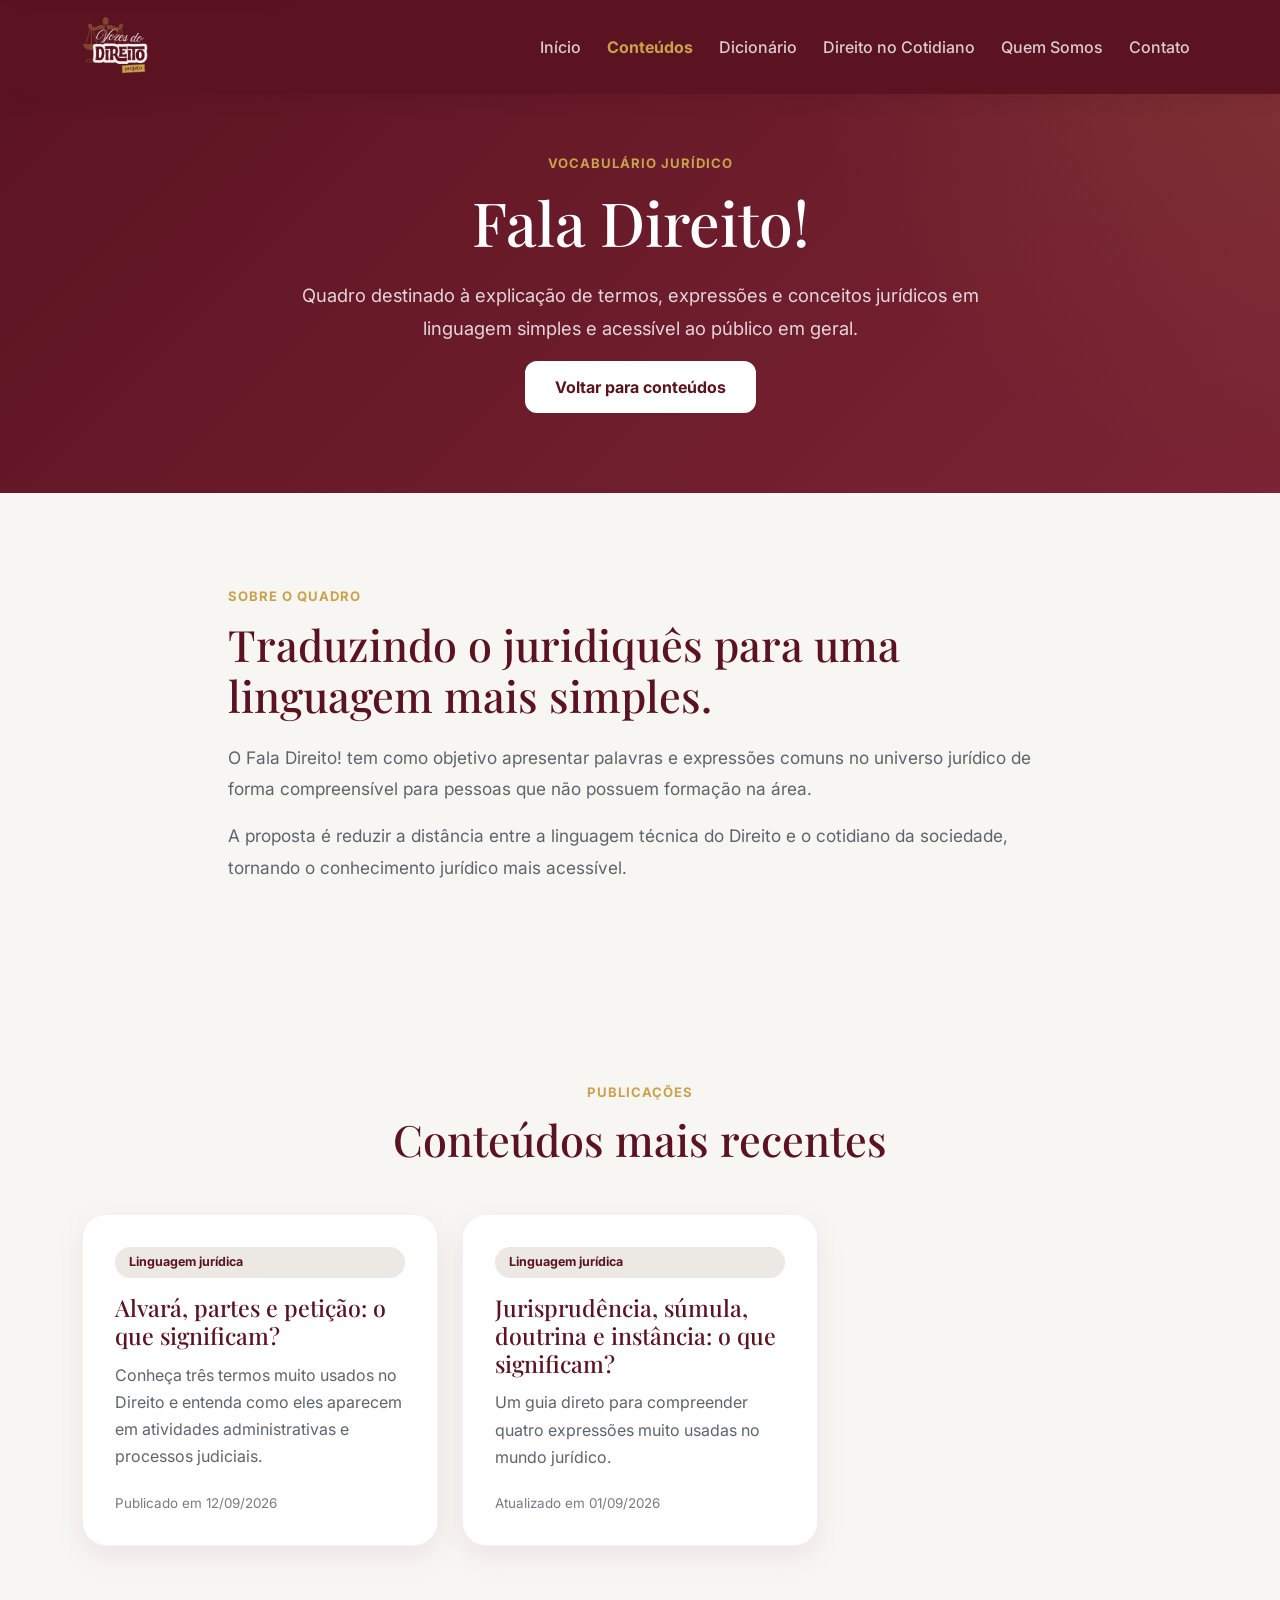
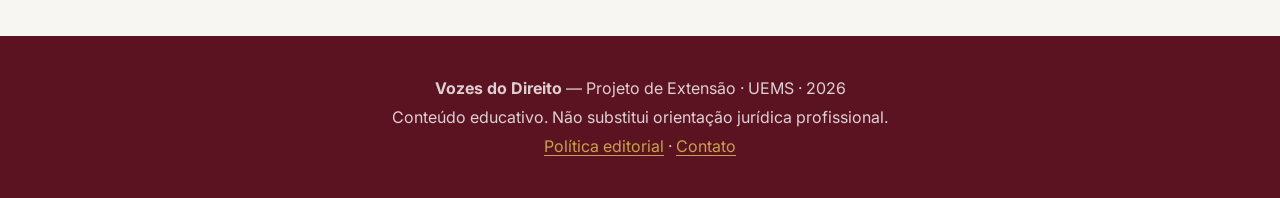
<file: paginas/fala-direito.html>
<!DOCTYPE html>
<html lang="pt-BR">

<head>
    <meta charset="UTF-8">
    <meta name="viewport" content="width=device-width, initial-scale=1.0">
    <meta name="description" content="Publicações educativas do projeto Vozes do Direito, em linguagem jurídica simples e acessível.">
    <title>Fala Direito! | Vozes do Direito</title>

    <link href="https://cdn.jsdelivr.net/npm/bootstrap@5.3.8/dist/css/bootstrap.min.css" rel="stylesheet">
    <link rel="stylesheet" href="https://cdn.jsdelivr.net/npm/bootstrap-icons@1.13.1/font/bootstrap-icons.min.css">

    <link href="https://fonts.googleapis.com/css2?family=Playfair+Display:wght@700;800&family=Inter:wght@300;400;500;600;700&display=swap" rel="stylesheet">

    <link rel="stylesheet" href="../css/style.css">
    <link rel="stylesheet" href="../css/quadros.css">
    <link rel="stylesheet" href="../css/responsive.css">
</head>

<body data-quadro="fala-direito">

    <nav class="navbar navbar-expand-lg navbar-dark fixed-top">
        <div class="container">

            <a class="navbar-brand" href="../index.html" aria-label="Vozes do Direito — página inicial">
                <img class="logo-navbar" src="../imagens/logo-vozes-do-direito.png" alt="Vozes do Direito">
            </a>

            <button class="navbar-toggler" type="button" data-bs-toggle="collapse" data-bs-target="#menu-principal">
                <span class="navbar-toggler-icon"></span>
            </button>

            <div class="collapse navbar-collapse" id="menu-principal">
                <ul class="navbar-nav ms-auto">
                    <li class="nav-item"><a class="nav-link" href="../index.html">Início</a></li>
                    <li class="nav-item"><a class="nav-link active" href="conteudos.html">Conteúdos</a></li>
                    <li class="nav-item"><a class="nav-link" href="dicionario.html">Dicionário</a></li>
                    <li class="nav-item"><a class="nav-link" href="cotidiano.html">Direito no Cotidiano</a></li>
                    <li class="nav-item"><a class="nav-link" href="quem-somos.html">Quem Somos</a></li>
                    <li class="nav-item"><a class="nav-link" href="contato.html">Contato</a></li>
                </ul>
            </div>

        </div>
    </nav>

    <header class="quadro-hero">
        <div class="container">
            <span class="tag-secao">Vocabulário jurídico</span>

            <h1>Fala Direito!</h1>

            <p>
                Quadro destinado à explicação de termos, expressões e conceitos jurídicos
                em linguagem simples e acessível ao público em geral.
            </p>

            <a href="conteudos.html" class="btn btn-branco-vinho mt-3">Voltar para conteúdos</a>
        </div>
    </header>

    <main>

        <section class="secao">
            <div class="container">

                <div class="row align-items-center g-5">

                    <div class="col-lg-9 mx-auto">
                        <span class="tag-secao">Sobre o quadro</span>

                        <h2 class="titulo-secao">
                            Traduzindo o juridiquês para uma linguagem mais simples.
                        </h2>

                        <p class="texto-secao">
                            O Fala Direito! tem como objetivo apresentar palavras e expressões comuns
                            no universo jurídico de forma compreensível para pessoas que não possuem
                            formação na área.
                        </p>

                        <p class="texto-secao">
                            A proposta é reduzir a distância entre a linguagem técnica do Direito e o
                            cotidiano da sociedade, tornando o conhecimento jurídico mais acessível.
                        </p>
                    </div>

                </div>

            </div>
        </section>

        <section class="secao publicacoes-secao">
            <div class="container">
                <div class="text-center mb-5">
                    <span class="tag-secao">Publicações</span>
                    <h2 class="titulo-secao">Conteúdos mais recentes</h2>
                </div>
                <div class="row g-4" id="listaPublicacoes"></div>
            </div>
        </section>

    </main>

    <footer class="rodape">
        <div class="container">
            <p><strong>Vozes do Direito</strong> — Projeto de Extensão · UEMS</p>
            <p>Conteúdo educativo. Não substitui orientação jurídica profissional.</p>
        </div>
    </footer>

    <script src="https://cdn.jsdelivr.net/npm/bootstrap@5.3.8/dist/js/bootstrap.bundle.min.js"></script>

    <script src="../js/main.js"></script>
    <script src="../js/conteudos.js"></script>
    <script src="../js/quadros.js"></script>

</body>

</html>
</file>
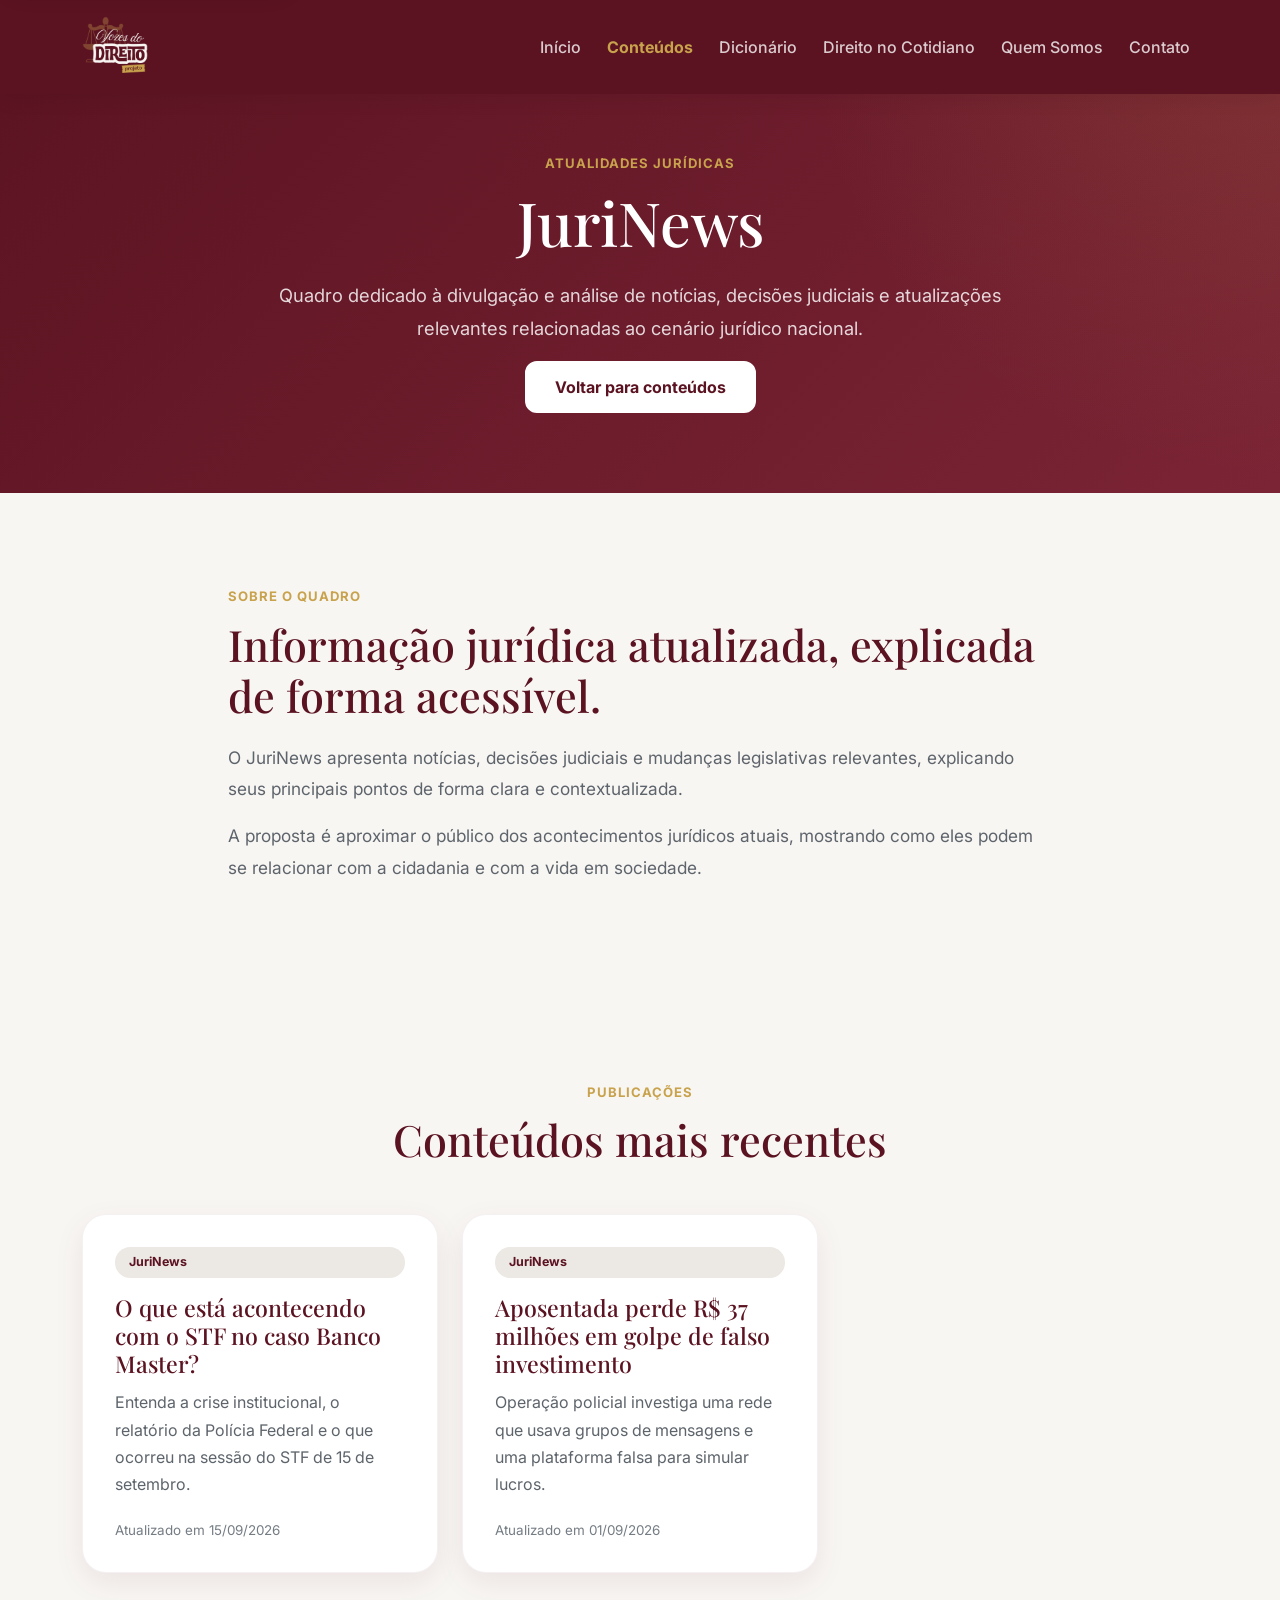
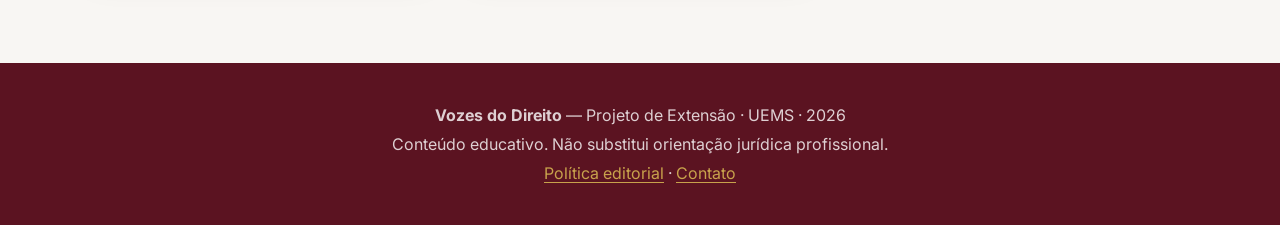
<file: paginas/jurinews.html>
<!DOCTYPE html>
<html lang="pt-BR">

<head>
    <meta charset="UTF-8">
    <meta name="viewport" content="width=device-width, initial-scale=1.0">
    <meta name="description" content="Publicações educativas do projeto Vozes do Direito, em linguagem jurídica simples e acessível.">
    <title>JuriNews | Vozes do Direito</title>

    <link href="https://cdn.jsdelivr.net/npm/bootstrap@5.3.8/dist/css/bootstrap.min.css" rel="stylesheet">
    <link rel="stylesheet" href="https://cdn.jsdelivr.net/npm/bootstrap-icons@1.13.1/font/bootstrap-icons.min.css">

    <link href="https://fonts.googleapis.com/css2?family=Playfair+Display:wght@700;800&family=Inter:wght@300;400;500;600;700&display=swap" rel="stylesheet">

    <link rel="stylesheet" href="../css/style.css">
    <link rel="stylesheet" href="../css/quadros.css">
    <link rel="stylesheet" href="../css/responsive.css">
</head>

<body data-quadro="jurinews">

    <nav class="navbar navbar-expand-lg navbar-dark fixed-top">
        <div class="container">

            <a class="navbar-brand" href="../index.html" aria-label="Vozes do Direito — página inicial">
                <img class="logo-navbar" src="../imagens/logo-vozes-do-direito.png" alt="Vozes do Direito">
            </a>

            <button class="navbar-toggler" type="button" data-bs-toggle="collapse" data-bs-target="#menu-principal">
                <span class="navbar-toggler-icon"></span>
            </button>

            <div class="collapse navbar-collapse" id="menu-principal">
                <ul class="navbar-nav ms-auto">
                    <li class="nav-item"><a class="nav-link" href="../index.html">Início</a></li>
                    <li class="nav-item"><a class="nav-link active" href="conteudos.html">Conteúdos</a></li>
                    <li class="nav-item"><a class="nav-link" href="dicionario.html">Dicionário</a></li>
                    <li class="nav-item"><a class="nav-link" href="cotidiano.html">Direito no Cotidiano</a></li>
                    <li class="nav-item"><a class="nav-link" href="quem-somos.html">Quem Somos</a></li>
                    <li class="nav-item"><a class="nav-link" href="contato.html">Contato</a></li>
                </ul>
            </div>

        </div>
    </nav>

    <header class="quadro-hero">
        <div class="container">
            <span class="tag-secao">Atualidades jurídicas</span>

            <h1>JuriNews</h1>

            <p>
                Quadro dedicado à divulgação e análise de notícias, decisões judiciais
                e atualizações relevantes relacionadas ao cenário jurídico nacional.
            </p>

            <a href="conteudos.html" class="btn btn-branco-vinho mt-3">Voltar para conteúdos</a>
        </div>
    </header>

    <main>

        <section class="secao">
            <div class="container">

                <div class="row align-items-center g-5">

                    <div class="col-lg-9 mx-auto">
                        <span class="tag-secao">Sobre o quadro</span>

                        <h2 class="titulo-secao">
                            Informação jurídica atualizada, explicada de forma acessível.
                        </h2>

                        <p class="texto-secao">
                            O JuriNews apresenta notícias, decisões judiciais e mudanças legislativas
                            relevantes, explicando seus principais pontos de forma clara e contextualizada.
                        </p>

                        <p class="texto-secao">
                            A proposta é aproximar o público dos acontecimentos jurídicos atuais,
                            mostrando como eles podem se relacionar com a cidadania e com a vida em sociedade.
                        </p>
                    </div>

                </div>

            </div>
        </section>

        <section class="secao publicacoes-secao">
            <div class="container">
                <div class="text-center mb-5">
                    <span class="tag-secao">Publicações</span>
                    <h2 class="titulo-secao">Conteúdos mais recentes</h2>
                </div>
                <div class="row g-4" id="listaPublicacoes"></div>
            </div>
        </section>

    </main>

    <footer class="rodape">
        <div class="container">
            <p><strong>Vozes do Direito</strong> — Projeto de Extensão · UEMS</p>
            <p>Conteúdo educativo. Não substitui orientação jurídica profissional.</p>
        </div>
    </footer>

    <script src="https://cdn.jsdelivr.net/npm/bootstrap@5.3.8/dist/js/bootstrap.bundle.min.js"></script>

    <script src="../js/main.js"></script>
    <script src="../js/conteudos.js"></script>
    <script src="../js/quadros.js"></script>

</body>

</html>
</file>
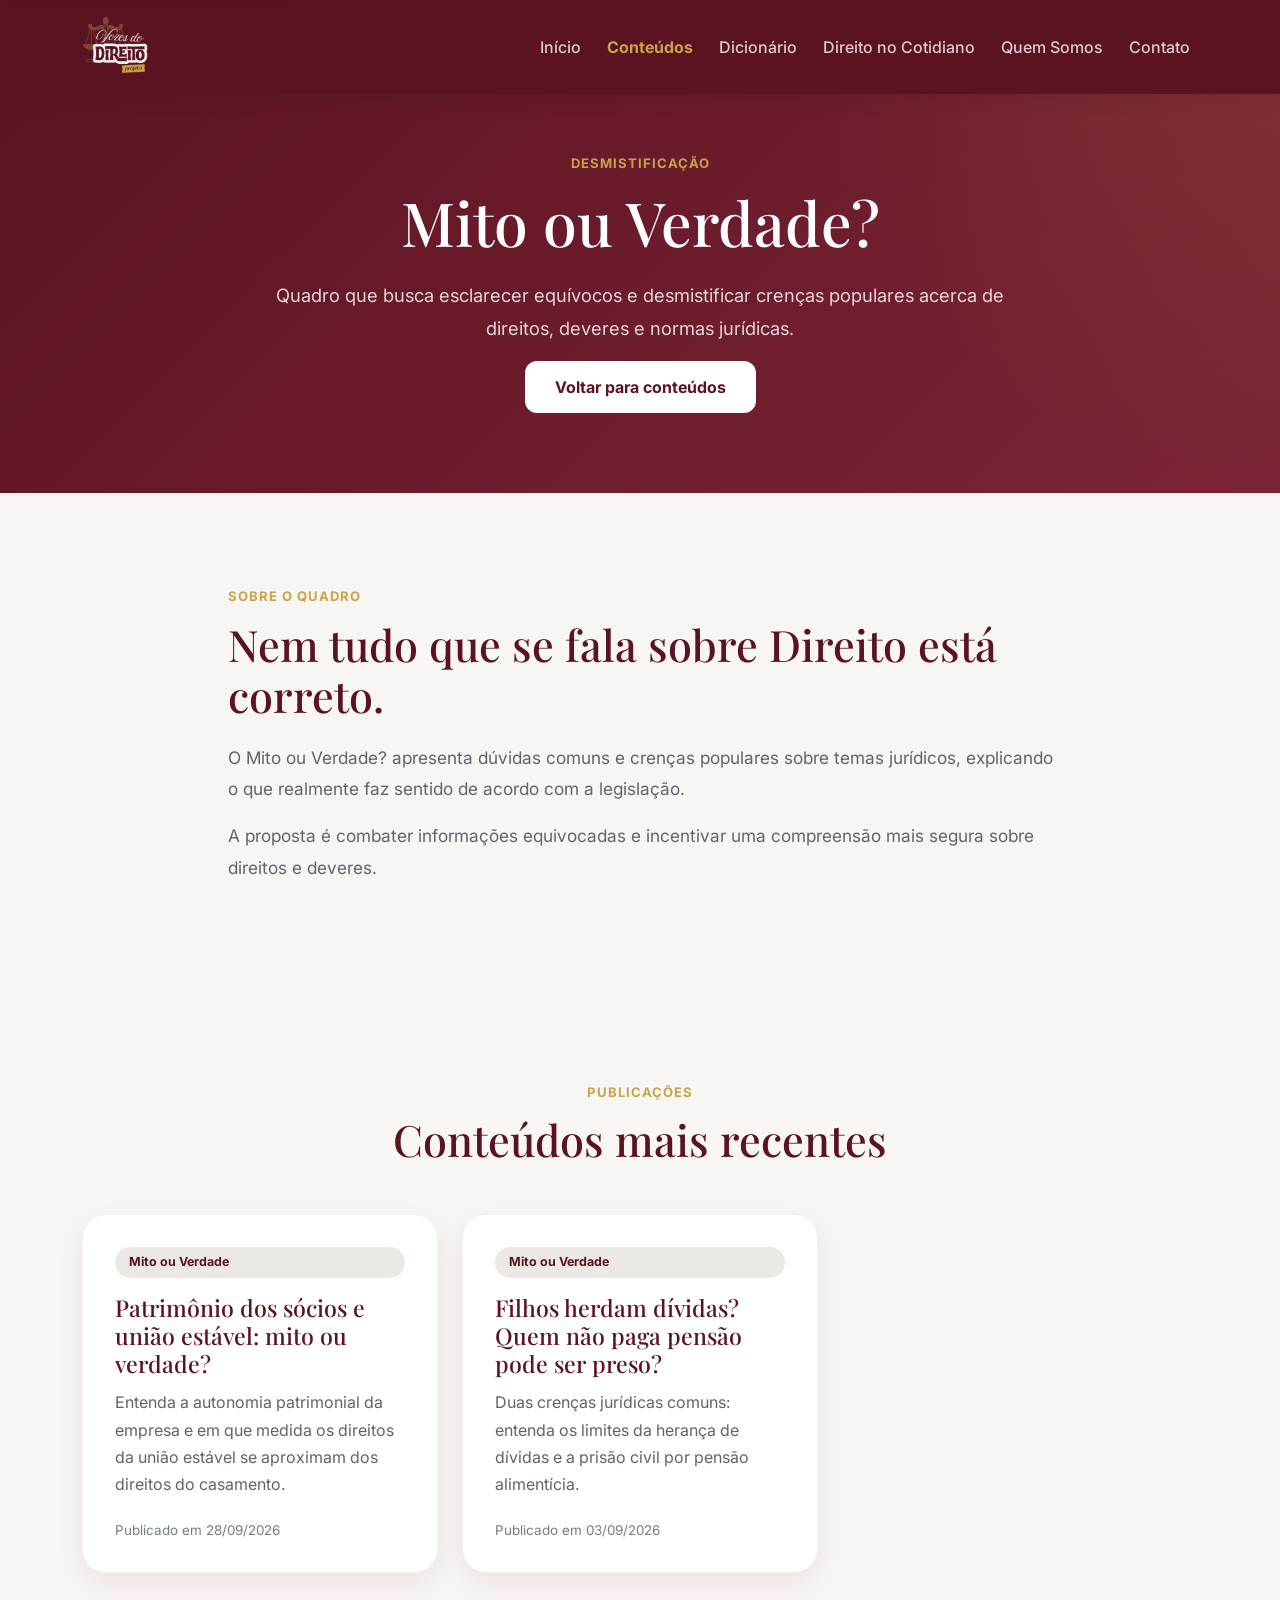
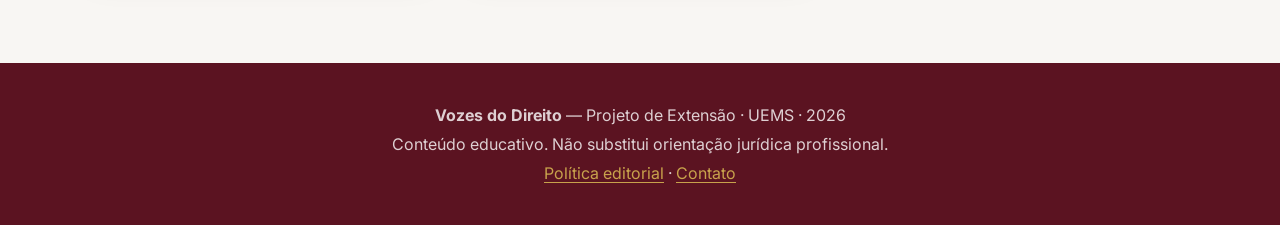
<file: paginas/mito-ou-verdade.html>
<!DOCTYPE html>
<html lang="pt-BR">

<head>
    <meta charset="UTF-8">
    <meta name="viewport" content="width=device-width, initial-scale=1.0">
    <meta name="description" content="Publicações educativas do projeto Vozes do Direito, em linguagem jurídica simples e acessível.">
    <title>Mito ou Verdade? | Vozes do Direito</title>

    <link href="https://cdn.jsdelivr.net/npm/bootstrap@5.3.8/dist/css/bootstrap.min.css" rel="stylesheet">
    <link rel="stylesheet" href="https://cdn.jsdelivr.net/npm/bootstrap-icons@1.13.1/font/bootstrap-icons.min.css">

    <link href="https://fonts.googleapis.com/css2?family=Playfair+Display:wght@700;800&family=Inter:wght@300;400;500;600;700&display=swap" rel="stylesheet">

    <link rel="stylesheet" href="../css/style.css">
    <link rel="stylesheet" href="../css/quadros.css">
    <link rel="stylesheet" href="../css/responsive.css">
</head>

<body data-quadro="mito-ou-verdade">

    <nav class="navbar navbar-expand-lg navbar-dark fixed-top">
        <div class="container">

            <a class="navbar-brand" href="../index.html" aria-label="Vozes do Direito — página inicial">
                <img class="logo-navbar" src="../imagens/logo-vozes-do-direito.png" alt="Vozes do Direito">
            </a>

            <button class="navbar-toggler" type="button" data-bs-toggle="collapse" data-bs-target="#menu-principal">
                <span class="navbar-toggler-icon"></span>
            </button>

            <div class="collapse navbar-collapse" id="menu-principal">
                <ul class="navbar-nav ms-auto">
                    <li class="nav-item"><a class="nav-link" href="../index.html">Início</a></li>
                    <li class="nav-item"><a class="nav-link active" href="conteudos.html">Conteúdos</a></li>
                    <li class="nav-item"><a class="nav-link" href="dicionario.html">Dicionário</a></li>
                    <li class="nav-item"><a class="nav-link" href="cotidiano.html">Direito no Cotidiano</a></li>
                    <li class="nav-item"><a class="nav-link" href="quem-somos.html">Quem Somos</a></li>
                    <li class="nav-item"><a class="nav-link" href="contato.html">Contato</a></li>
                </ul>
            </div>

        </div>
    </nav>

    <header class="quadro-hero">
        <div class="container">
            <span class="tag-secao">Desmistificação</span>

            <h1>Mito ou Verdade?</h1>

            <p>
                Quadro que busca esclarecer equívocos e desmistificar crenças populares
                acerca de direitos, deveres e normas jurídicas.
            </p>

            <a href="conteudos.html" class="btn btn-branco-vinho mt-3">Voltar para conteúdos</a>
        </div>
    </header>

    <main>

        <section class="secao">
            <div class="container">

                <div class="row align-items-center g-5">

                    <div class="col-lg-9 mx-auto">
                        <span class="tag-secao">Sobre o quadro</span>

                        <h2 class="titulo-secao">
                            Nem tudo que se fala sobre Direito está correto.
                        </h2>

                        <p class="texto-secao">
                            O Mito ou Verdade? apresenta dúvidas comuns e crenças populares sobre temas
                            jurídicos, explicando o que realmente faz sentido de acordo com a legislação.
                        </p>

                        <p class="texto-secao">
                            A proposta é combater informações equivocadas e incentivar uma compreensão
                            mais segura sobre direitos e deveres.
                        </p>
                    </div>

                </div>

            </div>
        </section>

        <section class="secao publicacoes-secao">
            <div class="container">
                <div class="text-center mb-5">
                    <span class="tag-secao">Publicações</span>
                    <h2 class="titulo-secao">Conteúdos mais recentes</h2>
                </div>
                <div class="row g-4" id="listaPublicacoes"></div>
            </div>
        </section>

    </main>

    <footer class="rodape">
        <div class="container">
            <p><strong>Vozes do Direito</strong> — Projeto de Extensão · UEMS</p>
            <p>Conteúdo educativo. Não substitui orientação jurídica profissional.</p>
        </div>
    </footer>

    <script src="https://cdn.jsdelivr.net/npm/bootstrap@5.3.8/dist/js/bootstrap.bundle.min.js"></script>

    <script src="../js/main.js"></script>
    <script src="../js/conteudos.js"></script>
    <script src="../js/quadros.js"></script>

</body>

</html>
</file>
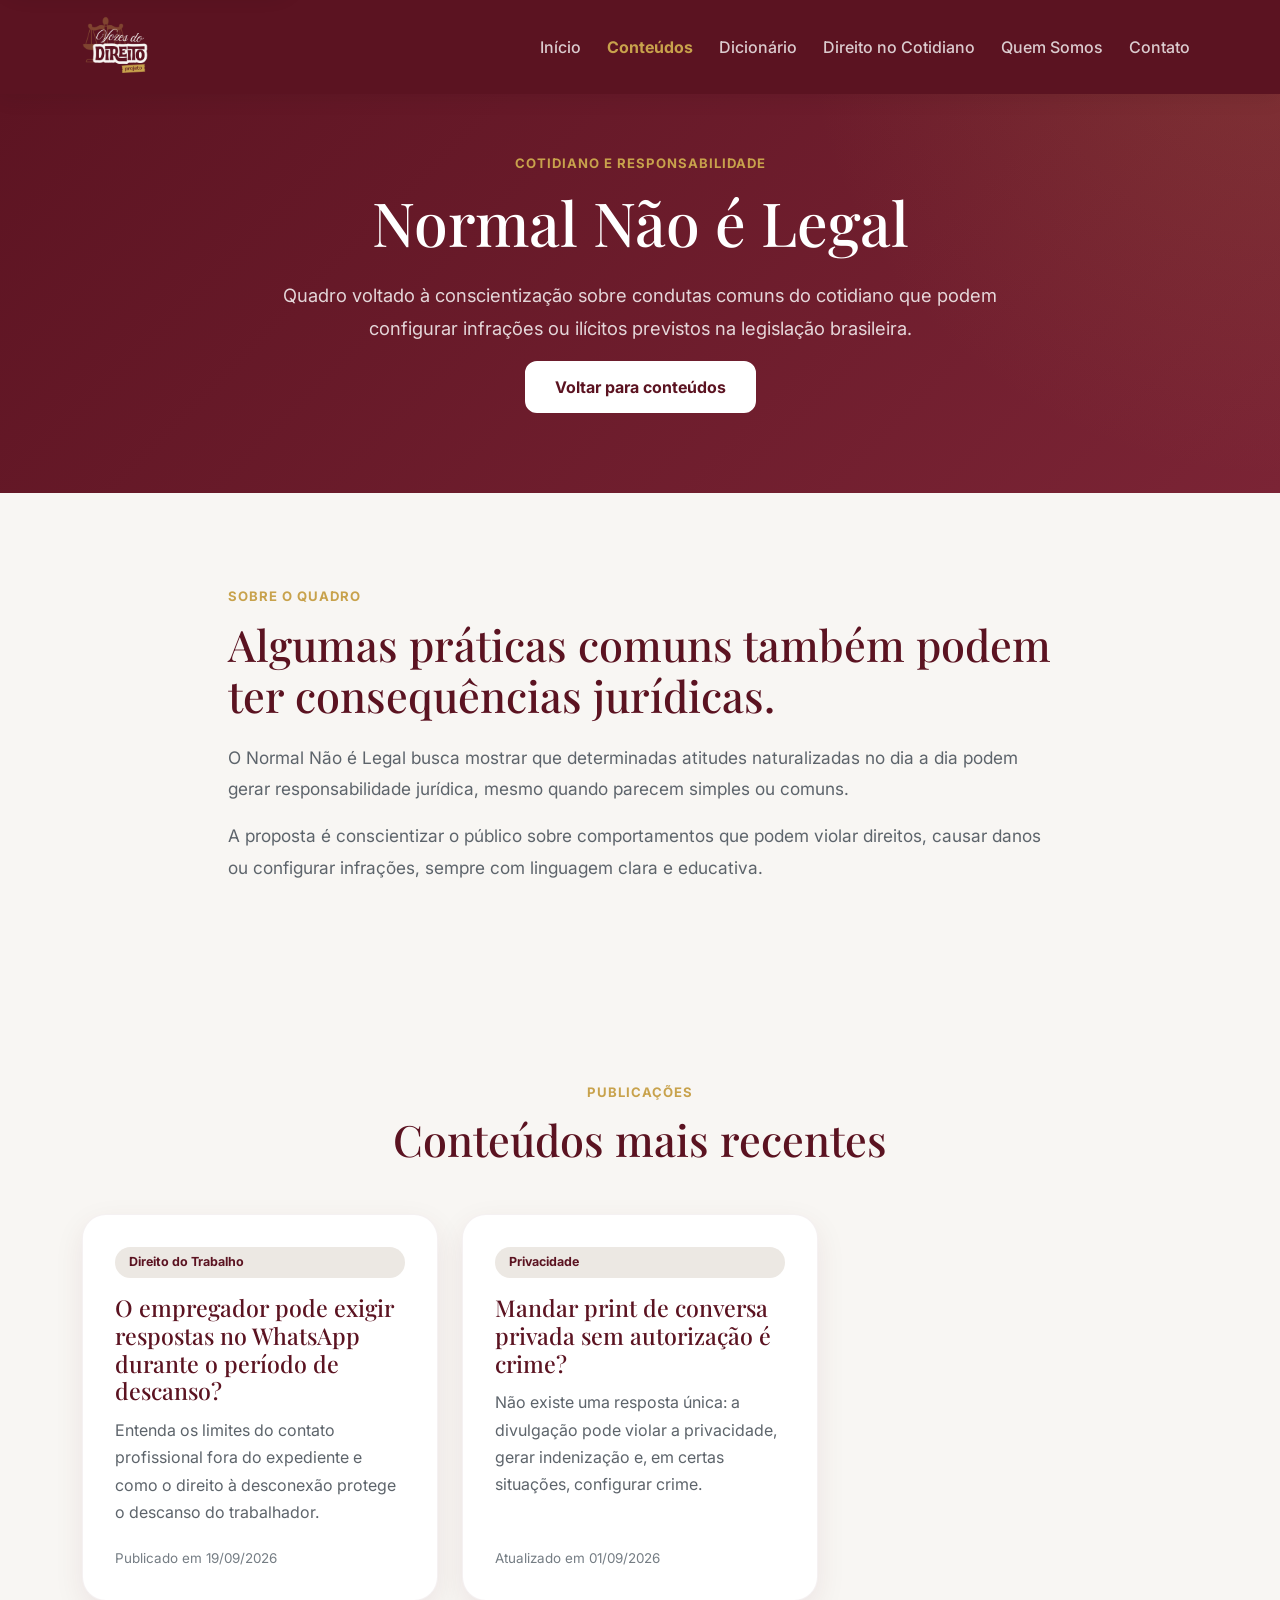
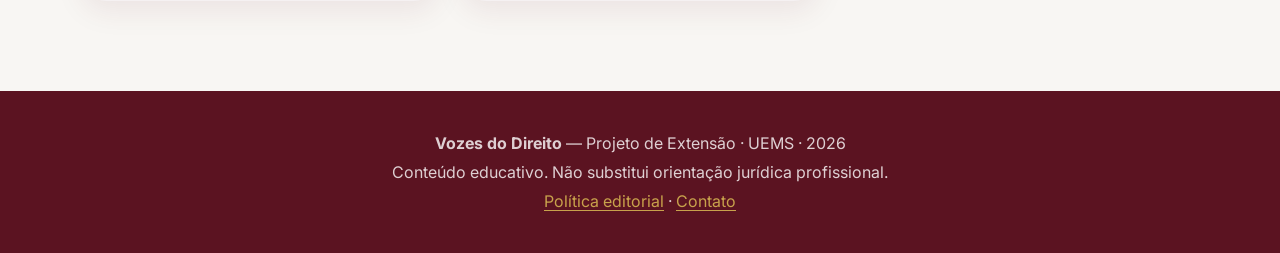
<file: paginas/normal-nao-e-legal.html>
<!DOCTYPE html>
<html lang="pt-BR">

<head>
    <meta charset="UTF-8">
    <meta name="viewport" content="width=device-width, initial-scale=1.0">
    <meta name="description" content="Publicações educativas do projeto Vozes do Direito, em linguagem jurídica simples e acessível.">
    <title>Normal Não é Legal | Vozes do Direito</title>

    <link href="https://cdn.jsdelivr.net/npm/bootstrap@5.3.8/dist/css/bootstrap.min.css" rel="stylesheet">
    <link rel="stylesheet" href="https://cdn.jsdelivr.net/npm/bootstrap-icons@1.13.1/font/bootstrap-icons.min.css">

    <link href="https://fonts.googleapis.com/css2?family=Playfair+Display:wght@700;800&family=Inter:wght@300;400;500;600;700&display=swap" rel="stylesheet">

    <link rel="stylesheet" href="../css/style.css">
    <link rel="stylesheet" href="../css/quadros.css">
    <link rel="stylesheet" href="../css/responsive.css">
</head>

<body data-quadro="normal-nao-e-legal">

    <nav class="navbar navbar-expand-lg navbar-dark fixed-top">
        <div class="container">

            <a class="navbar-brand" href="../index.html" aria-label="Vozes do Direito — página inicial">
                <img class="logo-navbar" src="../imagens/logo-vozes-do-direito.png" alt="Vozes do Direito">
            </a>

            <button class="navbar-toggler" type="button" data-bs-toggle="collapse" data-bs-target="#menu-principal">
                <span class="navbar-toggler-icon"></span>
            </button>

            <div class="collapse navbar-collapse" id="menu-principal">
                <ul class="navbar-nav ms-auto">
                    <li class="nav-item"><a class="nav-link" href="../index.html">Início</a></li>
                    <li class="nav-item"><a class="nav-link active" href="conteudos.html">Conteúdos</a></li>
                    <li class="nav-item"><a class="nav-link" href="dicionario.html">Dicionário</a></li>
                    <li class="nav-item"><a class="nav-link" href="cotidiano.html">Direito no Cotidiano</a></li>
                    <li class="nav-item"><a class="nav-link" href="quem-somos.html">Quem Somos</a></li>
                    <li class="nav-item"><a class="nav-link" href="contato.html">Contato</a></li>
                </ul>
            </div>

        </div>
    </nav>

    <header class="quadro-hero">
        <div class="container">
            <span class="tag-secao">Cotidiano e responsabilidade</span>

            <h1>Normal Não é Legal</h1>

            <p>
                Quadro voltado à conscientização sobre condutas comuns do cotidiano que podem
                configurar infrações ou ilícitos previstos na legislação brasileira.
            </p>

            <a href="conteudos.html" class="btn btn-branco-vinho mt-3">Voltar para conteúdos</a>
        </div>
    </header>

    <main>

        <section class="secao">
            <div class="container">

                <div class="row align-items-center g-5">

                    <div class="col-lg-9 mx-auto">
                        <span class="tag-secao">Sobre o quadro</span>

                        <h2 class="titulo-secao">
                            Algumas práticas comuns também podem ter consequências jurídicas.
                        </h2>

                        <p class="texto-secao">
                            O Normal Não é Legal busca mostrar que determinadas atitudes naturalizadas
                            no dia a dia podem gerar responsabilidade jurídica, mesmo quando parecem
                            simples ou comuns.
                        </p>

                        <p class="texto-secao">
                            A proposta é conscientizar o público sobre comportamentos que podem violar
                            direitos, causar danos ou configurar infrações, sempre com linguagem clara
                            e educativa.
                        </p>
                    </div>

                </div>

            </div>
        </section>

        <section class="secao publicacoes-secao">
            <div class="container">
                <div class="text-center mb-5">
                    <span class="tag-secao">Publicações</span>
                    <h2 class="titulo-secao">Conteúdos mais recentes</h2>
                </div>
                <div class="row g-4" id="listaPublicacoes"></div>
            </div>
        </section>

    </main>

    <footer class="rodape">
        <div class="container">
            <p><strong>Vozes do Direito</strong> — Projeto de Extensão · UEMS</p>
            <p>Conteúdo educativo. Não substitui orientação jurídica profissional.</p>
        </div>
    </footer>

    <script src="https://cdn.jsdelivr.net/npm/bootstrap@5.3.8/dist/js/bootstrap.bundle.min.js"></script>

    <script src="../js/main.js"></script>
    <script src="../js/conteudos.js"></script>
    <script src="../js/quadros.js"></script>

</body>

</html>
</file>
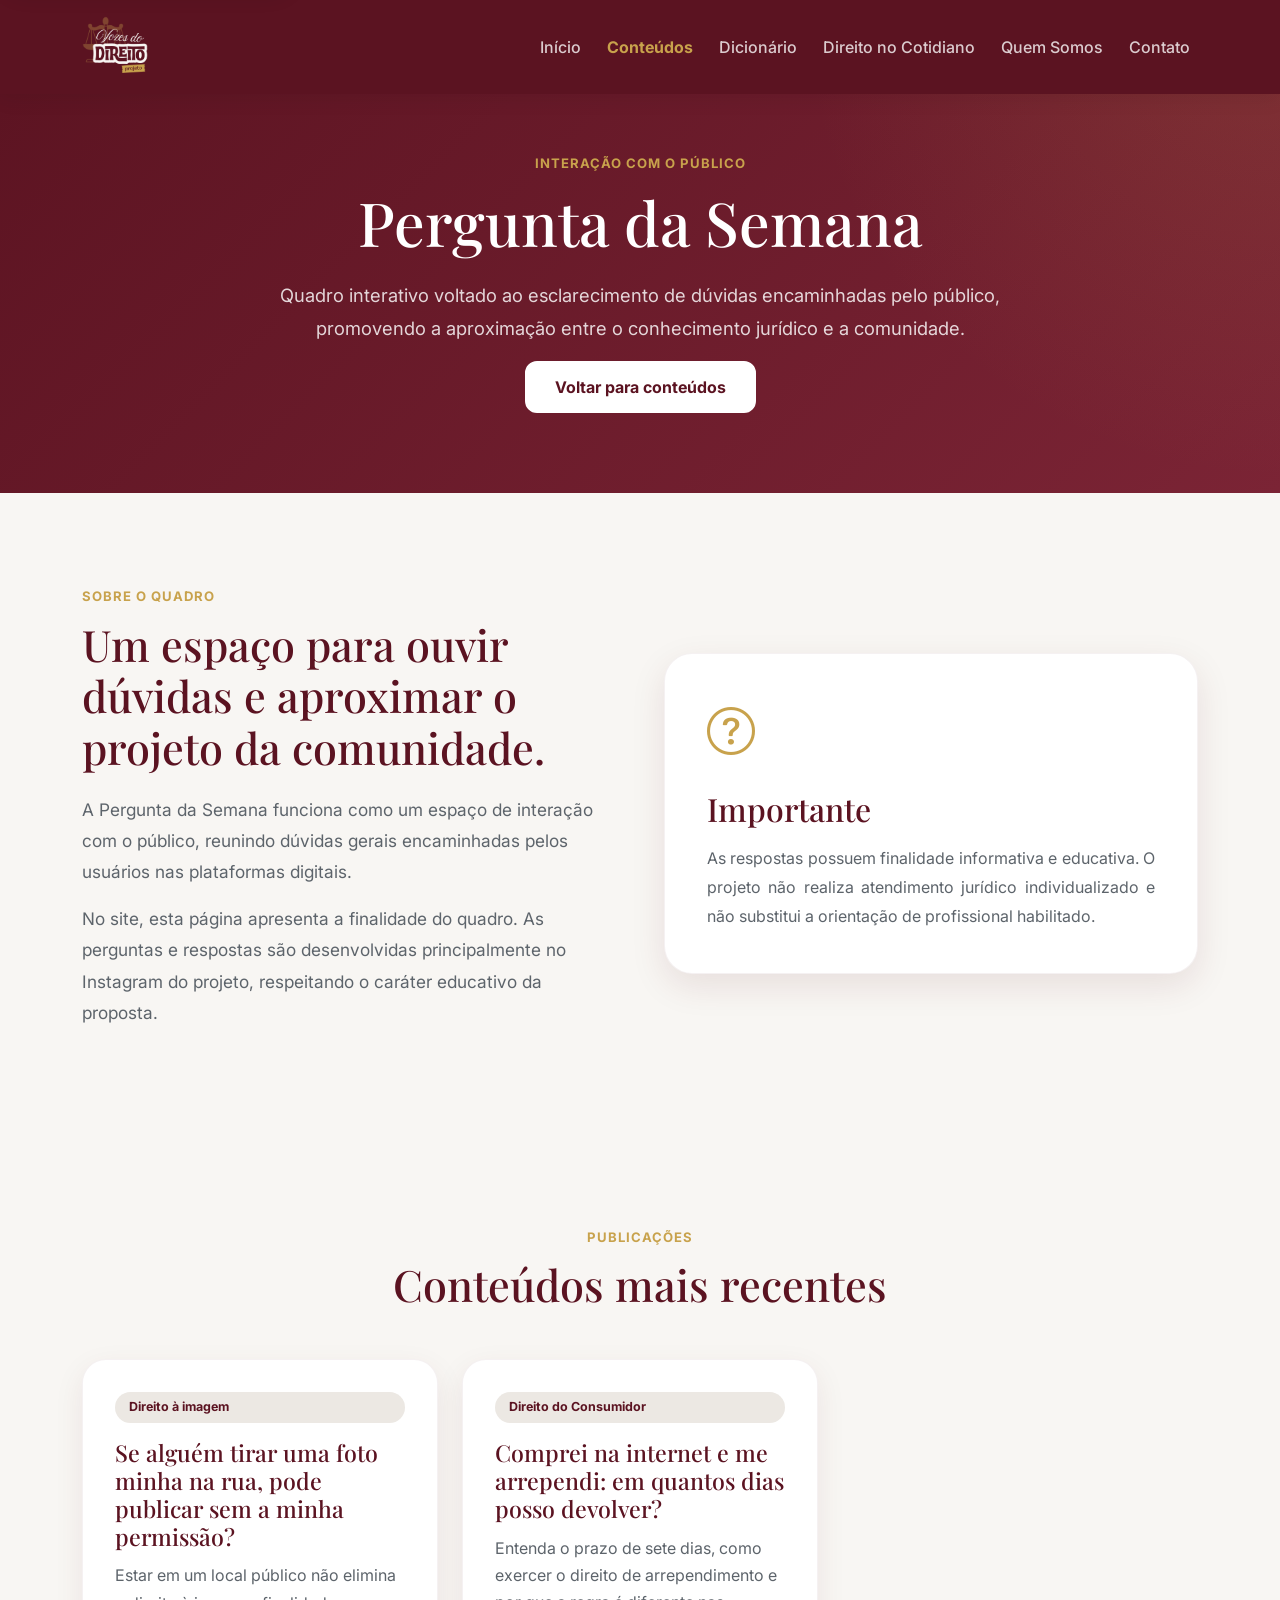
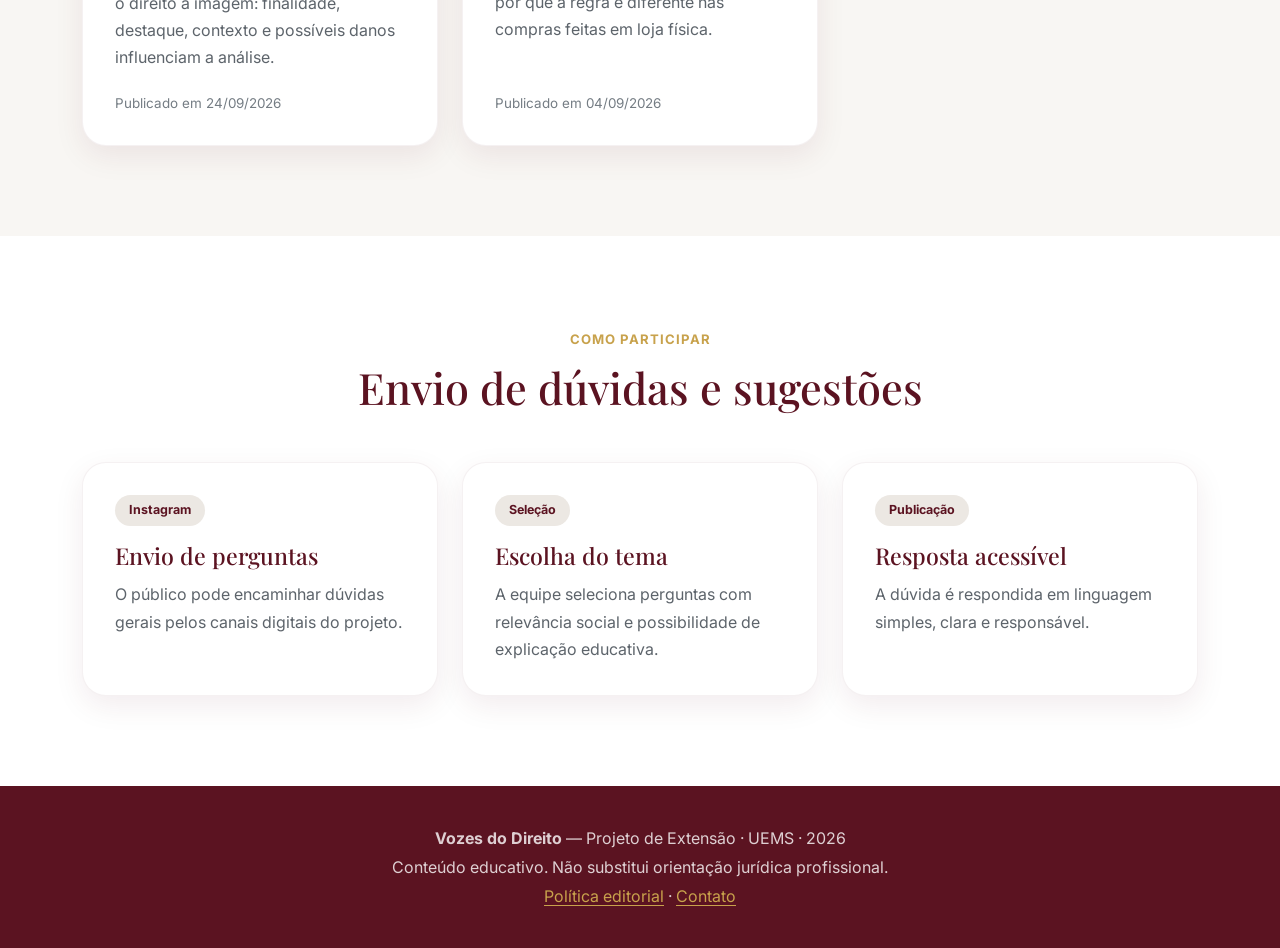
<file: paginas/pergunta-da-semana.html>
<!DOCTYPE html>
<html lang="pt-BR">

<head>
    <meta charset="UTF-8">
    <meta name="viewport" content="width=device-width, initial-scale=1.0">
    <meta name="description" content="Publicações educativas do projeto Vozes do Direito, em linguagem jurídica simples e acessível.">
    <title>Pergunta da Semana | Vozes do Direito</title>

    <link href="https://cdn.jsdelivr.net/npm/bootstrap@5.3.8/dist/css/bootstrap.min.css" rel="stylesheet">
    <link rel="stylesheet" href="https://cdn.jsdelivr.net/npm/bootstrap-icons@1.13.1/font/bootstrap-icons.min.css">

    <link href="https://fonts.googleapis.com/css2?family=Playfair+Display:wght@700;800&family=Inter:wght@300;400;500;600;700&display=swap" rel="stylesheet">

    <link rel="stylesheet" href="../css/style.css">
    <link rel="stylesheet" href="../css/quadros.css">
    <link rel="stylesheet" href="../css/responsive.css">
</head>

<body data-quadro="pergunta-da-semana">

    <nav class="navbar navbar-expand-lg navbar-dark fixed-top">
        <div class="container">

            <a class="navbar-brand" href="../index.html" aria-label="Vozes do Direito — página inicial">
                <img class="logo-navbar" src="../imagens/logo-vozes-do-direito.png" alt="Vozes do Direito">
            </a>

            <button class="navbar-toggler" type="button" data-bs-toggle="collapse" data-bs-target="#menu-principal">
                <span class="navbar-toggler-icon"></span>
            </button>

            <div class="collapse navbar-collapse" id="menu-principal">
                <ul class="navbar-nav ms-auto">
                    <li class="nav-item"><a class="nav-link" href="../index.html">Início</a></li>
                    <li class="nav-item"><a class="nav-link active" href="conteudos.html">Conteúdos</a></li>
                    <li class="nav-item"><a class="nav-link" href="dicionario.html">Dicionário</a></li>
                    <li class="nav-item"><a class="nav-link" href="cotidiano.html">Direito no Cotidiano</a></li>
                    <li class="nav-item"><a class="nav-link" href="quem-somos.html">Quem Somos</a></li>
                    <li class="nav-item"><a class="nav-link" href="contato.html">Contato</a></li>
                </ul>
            </div>

        </div>
    </nav>

    <header class="quadro-hero">
        <div class="container">
            <span class="tag-secao">Interação com o público</span>

            <h1>Pergunta da Semana</h1>

            <p>
                Quadro interativo voltado ao esclarecimento de dúvidas encaminhadas pelo público,
                promovendo a aproximação entre o conhecimento jurídico e a comunidade.
            </p>

            <a href="conteudos.html" class="btn btn-branco-vinho mt-3">Voltar para conteúdos</a>
        </div>
    </header>

    <main>

        <section class="secao">
            <div class="container">

                <div class="row align-items-center g-5">

                    <div class="col-lg-6">
                        <span class="tag-secao">Sobre o quadro</span>

                        <h2 class="titulo-secao">
                            Um espaço para ouvir dúvidas e aproximar o projeto da comunidade.
                        </h2>

                        <p class="texto-secao">
                            A Pergunta da Semana funciona como um espaço de interação com o público,
                            reunindo dúvidas gerais encaminhadas pelos usuários nas plataformas digitais.
                        </p>

                        <p class="texto-secao">
                            No site, esta página apresenta a finalidade do quadro. As perguntas e respostas
                            são desenvolvidas principalmente no Instagram do projeto, respeitando o caráter
                            educativo da proposta.
                        </p>
                    </div>

                    <div class="col-lg-6">
                        <div class="quadro-destaque-info">
                            <i class="bi bi-question-circle"></i>

                            <h3>Importante</h3>

                            <p>
                                As respostas possuem finalidade informativa e educativa. O projeto não realiza
                                atendimento jurídico individualizado e não substitui a orientação de profissional
                                habilitado.
                            </p>
                        </div>
                    </div>

                </div>

            </div>
        </section>

        <section class="secao publicacoes-secao">
            <div class="container">
                <div class="text-center mb-5">
                    <span class="tag-secao">Publicações</span>
                    <h2 class="titulo-secao">Conteúdos mais recentes</h2>
                </div>
                <div class="row g-4" id="listaPublicacoes"></div>
            </div>
        </section>

        <section class="secao secao-clara">
            <div class="container">

                <div class="text-center mb-5">
                    <span class="tag-secao">Como participar</span>
                    <h2 class="titulo-secao">Envio de dúvidas e sugestões</h2>
                </div>

                <div class="row g-4">

                    <div class="col-md-6 col-lg-4">
                        <article class="exemplo-card">
                            <span>Instagram</span>
                            <h3>Envio de perguntas</h3>
                            <p>
                                O público pode encaminhar dúvidas gerais pelos canais digitais do projeto.
                            </p>
                        </article>
                    </div>

                    <div class="col-md-6 col-lg-4">
                        <article class="exemplo-card">
                            <span>Seleção</span>
                            <h3>Escolha do tema</h3>
                            <p>
                                A equipe seleciona perguntas com relevância social e possibilidade de explicação educativa.
                            </p>
                        </article>
                    </div>

                    <div class="col-md-6 col-lg-4">
                        <article class="exemplo-card">
                            <span>Publicação</span>
                            <h3>Resposta acessível</h3>
                            <p>
                                A dúvida é respondida em linguagem simples, clara e responsável.
                            </p>
                        </article>
                    </div>

                </div>

            </div>
        </section>

    </main>

    <footer class="rodape">
        <div class="container">
            <p><strong>Vozes do Direito</strong> — Projeto de Extensão · UEMS</p>
            <p>Conteúdo educativo. Não substitui orientação jurídica profissional.</p>
        </div>
    </footer>

    <script src="https://cdn.jsdelivr.net/npm/bootstrap@5.3.8/dist/js/bootstrap.bundle.min.js"></script>

    <script src="../js/main.js"></script>
    <script src="../js/conteudos.js"></script>
    <script src="../js/quadros.js"></script>

</body>

</html>
</file>
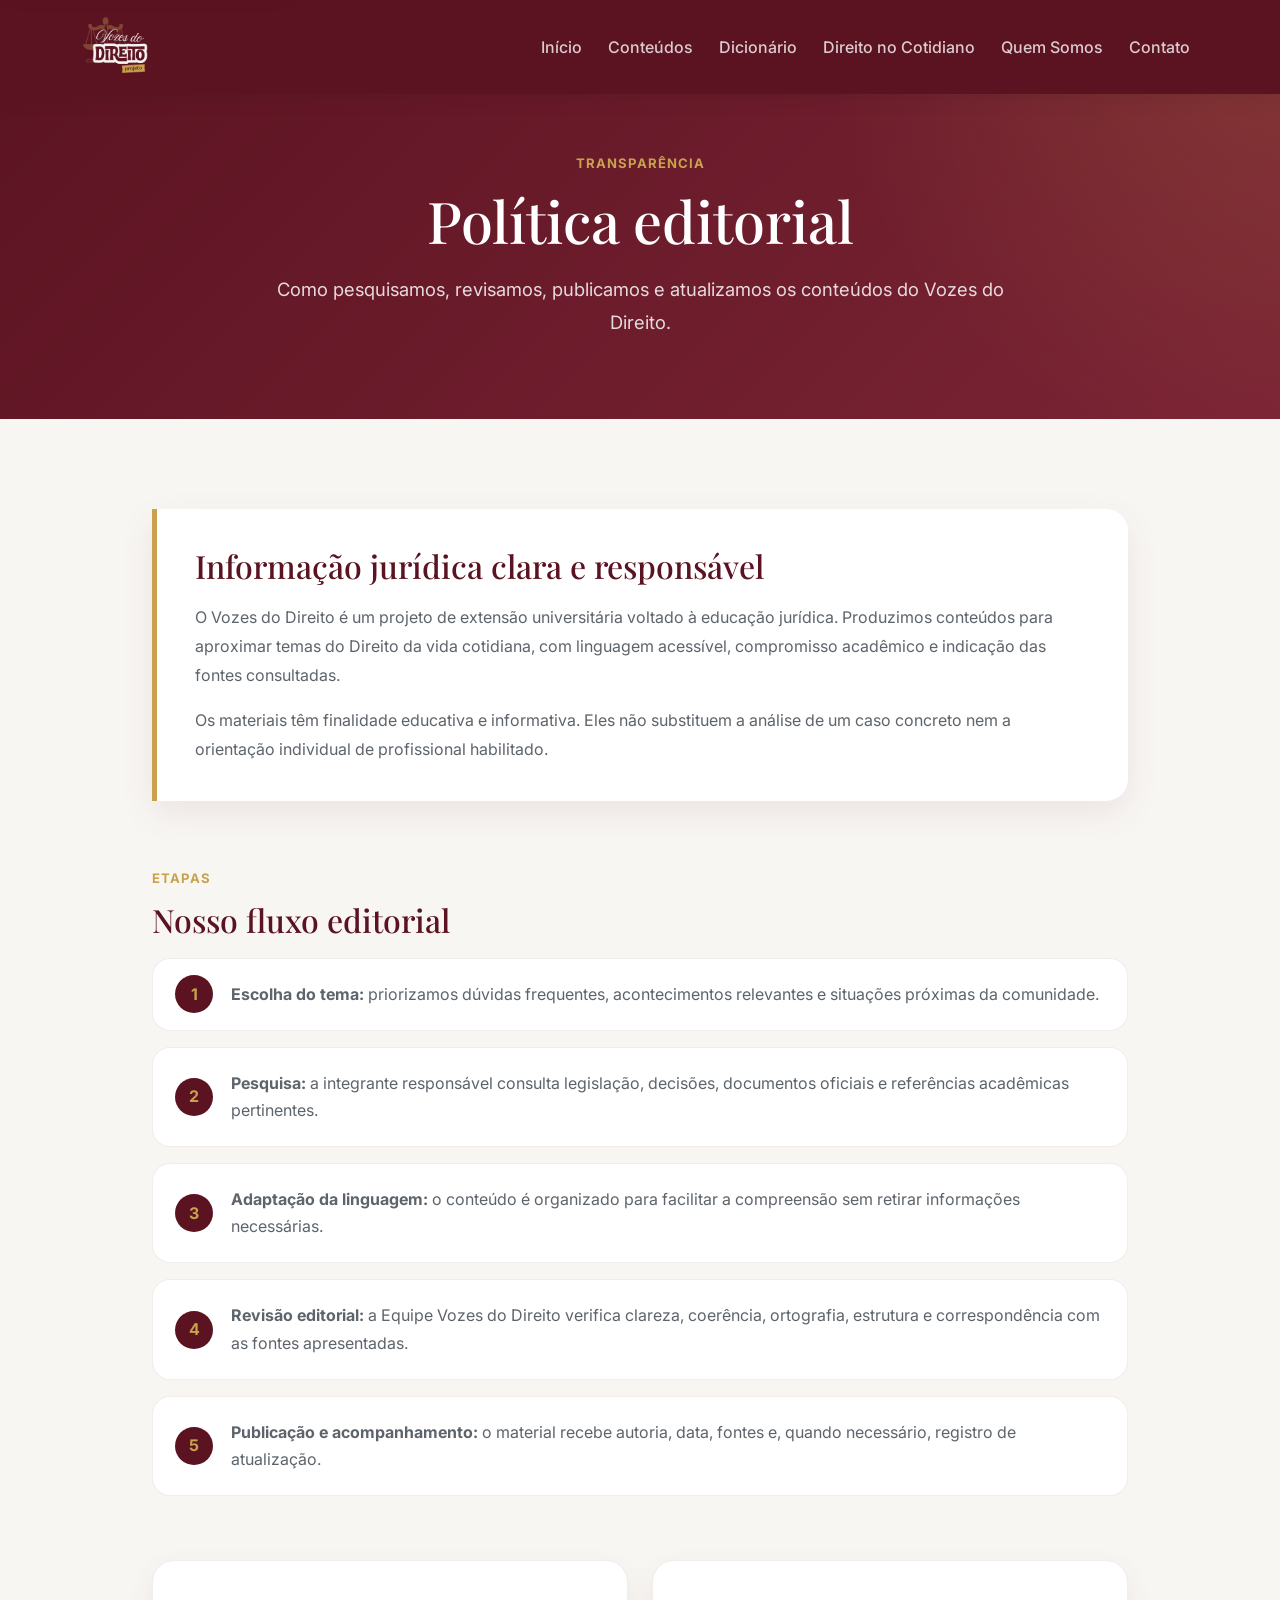
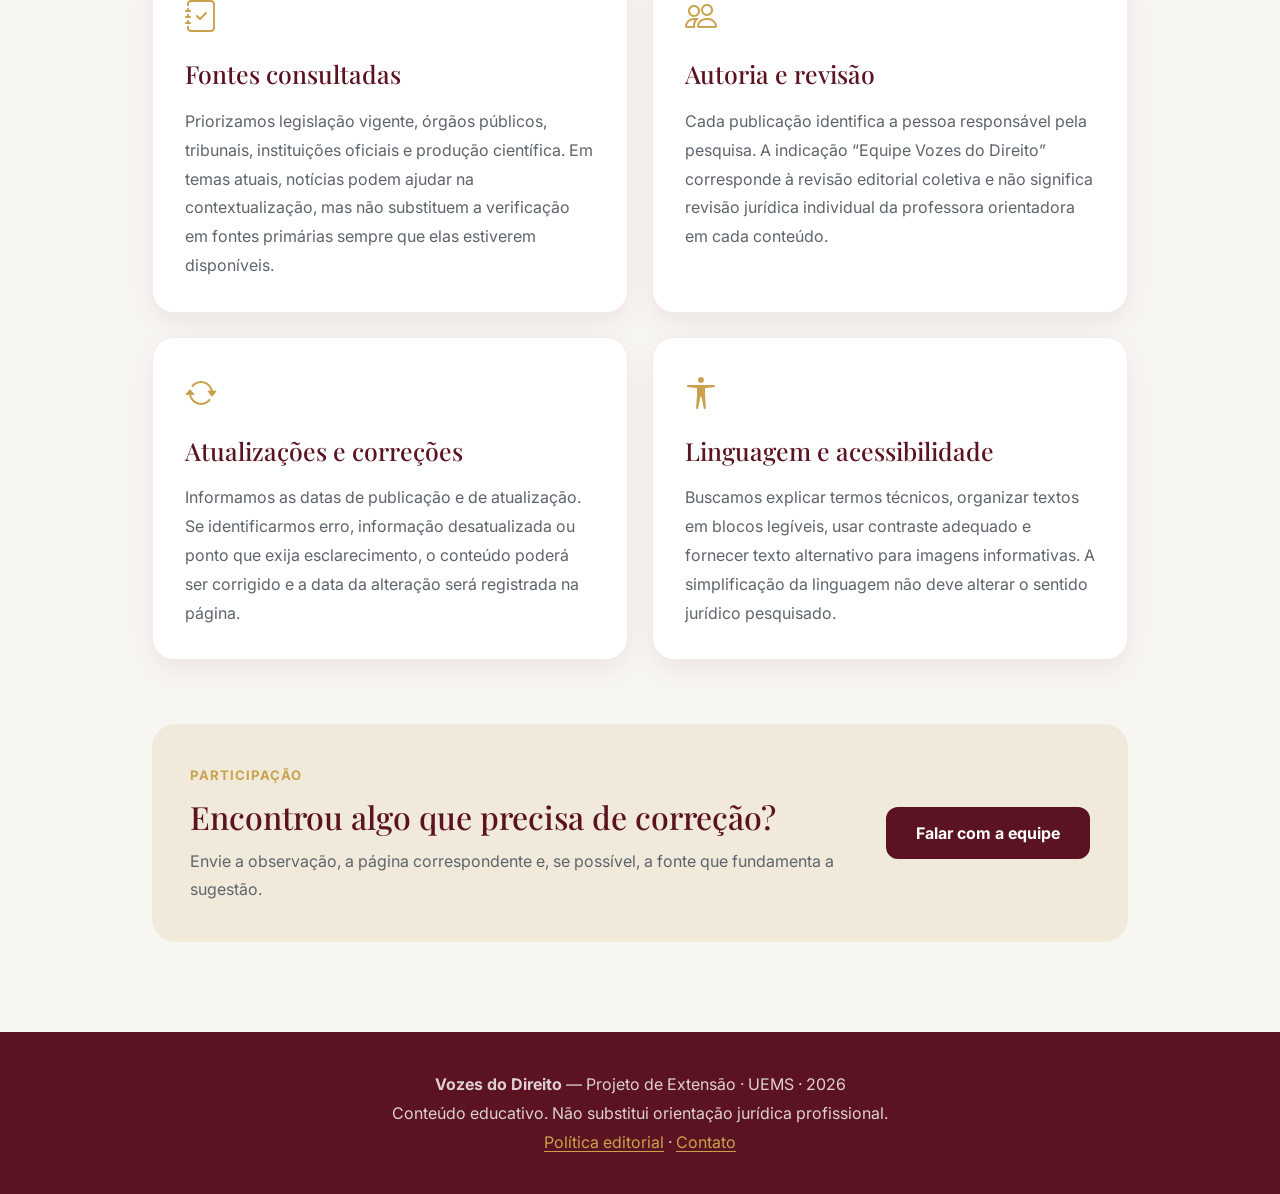
<file: paginas/politica-editorial.html>
<!DOCTYPE html>
<html lang="pt-BR">

<head>
    <meta charset="UTF-8">
    <meta name="viewport" content="width=device-width, initial-scale=1.0">
    <meta name="description" content="Conheça os critérios de pesquisa, autoria, revisão, fontes e atualização do Vozes do Direito.">
    <link rel="canonical" href="https://projetovozesdodireito.com.br/paginas/politica-editorial.html">
    <meta property="og:type" content="website">
    <meta property="og:title" content="Política editorial | Vozes do Direito">
    <meta property="og:description" content="Conheça os critérios de pesquisa, autoria, revisão, fontes e atualização do Vozes do Direito.">
    <meta property="og:url" content="https://projetovozesdodireito.com.br/paginas/politica-editorial.html">
    <meta property="og:image" content="https://projetovozesdodireito.com.br/imagens/logo-vozes-do-direito.png">
    <title>Política editorial | Vozes do Direito</title>

    <link href="https://cdn.jsdelivr.net/npm/bootstrap@5.3.8/dist/css/bootstrap.min.css" rel="stylesheet">
    <link rel="stylesheet" href="https://cdn.jsdelivr.net/npm/bootstrap-icons@1.13.1/font/bootstrap-icons.min.css">
    <link href="https://fonts.googleapis.com/css2?family=Playfair+Display:wght@700;800&family=Inter:wght@300;400;500;600;700&display=swap" rel="stylesheet">
    <link rel="stylesheet" href="../css/style.css">
    <link rel="stylesheet" href="../css/politica-editorial.css">
    <link rel="stylesheet" href="../css/responsive.css">
</head>

<body>
    <nav class="navbar navbar-expand-lg navbar-dark fixed-top">
        <div class="container">
            <a class="navbar-brand" href="../index.html" aria-label="Vozes do Direito — página inicial">
                <img class="logo-navbar" src="../imagens/logo-vozes-do-direito.png" alt="Vozes do Direito">
            </a>
            <button class="navbar-toggler" type="button" data-bs-toggle="collapse" data-bs-target="#menu-principal"
                aria-controls="menu-principal" aria-expanded="false" aria-label="Abrir menu">
                <span class="navbar-toggler-icon"></span>
            </button>
            <div class="collapse navbar-collapse" id="menu-principal">
                <ul class="navbar-nav ms-auto">
                    <li class="nav-item"><a class="nav-link" href="../index.html">Início</a></li>
                    <li class="nav-item"><a class="nav-link" href="conteudos.html">Conteúdos</a></li>
                    <li class="nav-item"><a class="nav-link" href="dicionario.html">Dicionário</a></li>
                    <li class="nav-item"><a class="nav-link" href="cotidiano.html">Direito no Cotidiano</a></li>
                    <li class="nav-item"><a class="nav-link" href="quem-somos.html">Quem Somos</a></li>
                    <li class="nav-item"><a class="nav-link" href="contato.html">Contato</a></li>
                </ul>
            </div>
        </div>
    </nav>

    <header class="politica-hero">
        <div class="container">
            <span class="tag-secao">Transparência</span>
            <h1>Política editorial</h1>
            <p>Como pesquisamos, revisamos, publicamos e atualizamos os conteúdos do Vozes do Direito.</p>
        </div>
    </header>

    <main>
        <section class="secao">
            <div class="container politica-conteudo">
                <div class="politica-introducao">
                    <h2>Informação jurídica clara e responsável</h2>
                    <p>
                        O Vozes do Direito é um projeto de extensão universitária voltado à educação jurídica.
                        Produzimos conteúdos para aproximar temas do Direito da vida cotidiana, com linguagem
                        acessível, compromisso acadêmico e indicação das fontes consultadas.
                    </p>
                    <p>
                        Os materiais têm finalidade educativa e informativa. Eles não substituem a análise de um
                        caso concreto nem a orientação individual de profissional habilitado.
                    </p>
                </div>

                <section aria-labelledby="fluxo-editorial">
                    <span class="tag-secao">Etapas</span>
                    <h2 id="fluxo-editorial">Nosso fluxo editorial</h2>
                    <ol class="fluxo-editorial">
                        <li><strong>Escolha do tema:</strong> priorizamos dúvidas frequentes, acontecimentos relevantes e situações próximas da comunidade.</li>
                        <li><strong>Pesquisa:</strong> a integrante responsável consulta legislação, decisões, documentos oficiais e referências acadêmicas pertinentes.</li>
                        <li><strong>Adaptação da linguagem:</strong> o conteúdo é organizado para facilitar a compreensão sem retirar informações necessárias.</li>
                        <li><strong>Revisão editorial:</strong> a Equipe Vozes do Direito verifica clareza, coerência, ortografia, estrutura e correspondência com as fontes apresentadas.</li>
                        <li><strong>Publicação e acompanhamento:</strong> o material recebe autoria, data, fontes e, quando necessário, registro de atualização.</li>
                    </ol>
                </section>

                <div class="row g-4 politica-grade">
                    <div class="col-md-6">
                        <section class="politica-card">
                            <i class="bi bi-journal-check" aria-hidden="true"></i>
                            <h2>Fontes consultadas</h2>
                            <p>
                                Priorizamos legislação vigente, órgãos públicos, tribunais, instituições oficiais e
                                produção científica. Em temas atuais, notícias podem ajudar na contextualização, mas
                                não substituem a verificação em fontes primárias sempre que elas estiverem disponíveis.
                            </p>
                        </section>
                    </div>
                    <div class="col-md-6">
                        <section class="politica-card">
                            <i class="bi bi-people" aria-hidden="true"></i>
                            <h2>Autoria e revisão</h2>
                            <p>
                                Cada publicação identifica a pessoa responsável pela pesquisa. A indicação
                                “Equipe Vozes do Direito” corresponde à revisão editorial coletiva e não significa
                                revisão jurídica individual da professora orientadora em cada conteúdo.
                            </p>
                        </section>
                    </div>
                    <div class="col-md-6">
                        <section class="politica-card">
                            <i class="bi bi-arrow-repeat" aria-hidden="true"></i>
                            <h2>Atualizações e correções</h2>
                            <p>
                                Informamos as datas de publicação e de atualização. Se identificarmos erro,
                                informação desatualizada ou ponto que exija esclarecimento, o conteúdo poderá ser
                                corrigido e a data da alteração será registrada na página.
                            </p>
                        </section>
                    </div>
                    <div class="col-md-6">
                        <section class="politica-card">
                            <i class="bi bi-universal-access" aria-hidden="true"></i>
                            <h2>Linguagem e acessibilidade</h2>
                            <p>
                                Buscamos explicar termos técnicos, organizar textos em blocos legíveis, usar contraste
                                adequado e fornecer texto alternativo para imagens informativas. A simplificação da
                                linguagem não deve alterar o sentido jurídico pesquisado.
                            </p>
                        </section>
                    </div>
                </div>

                <section class="politica-contato" aria-labelledby="fale-conosco">
                    <div>
                        <span class="tag-secao">Participação</span>
                        <h2 id="fale-conosco">Encontrou algo que precisa de correção?</h2>
                        <p>Envie a observação, a página correspondente e, se possível, a fonte que fundamenta a sugestão.</p>
                    </div>
                    <a class="btn btn-vinho" href="contato.html">Falar com a equipe</a>
                </section>
            </div>
        </section>
    </main>

    <footer class="rodape">
        <div class="container">
            <p><strong>Vozes do Direito</strong> — Projeto de Extensão · UEMS</p>
            <p>Conteúdo educativo. Não substitui orientação jurídica profissional.</p>
        </div>
    </footer>

    <script src="https://cdn.jsdelivr.net/npm/bootstrap@5.3.8/dist/js/bootstrap.bundle.min.js"></script>
    <script src="../js/main.js"></script>
</body>

</html>
</file>
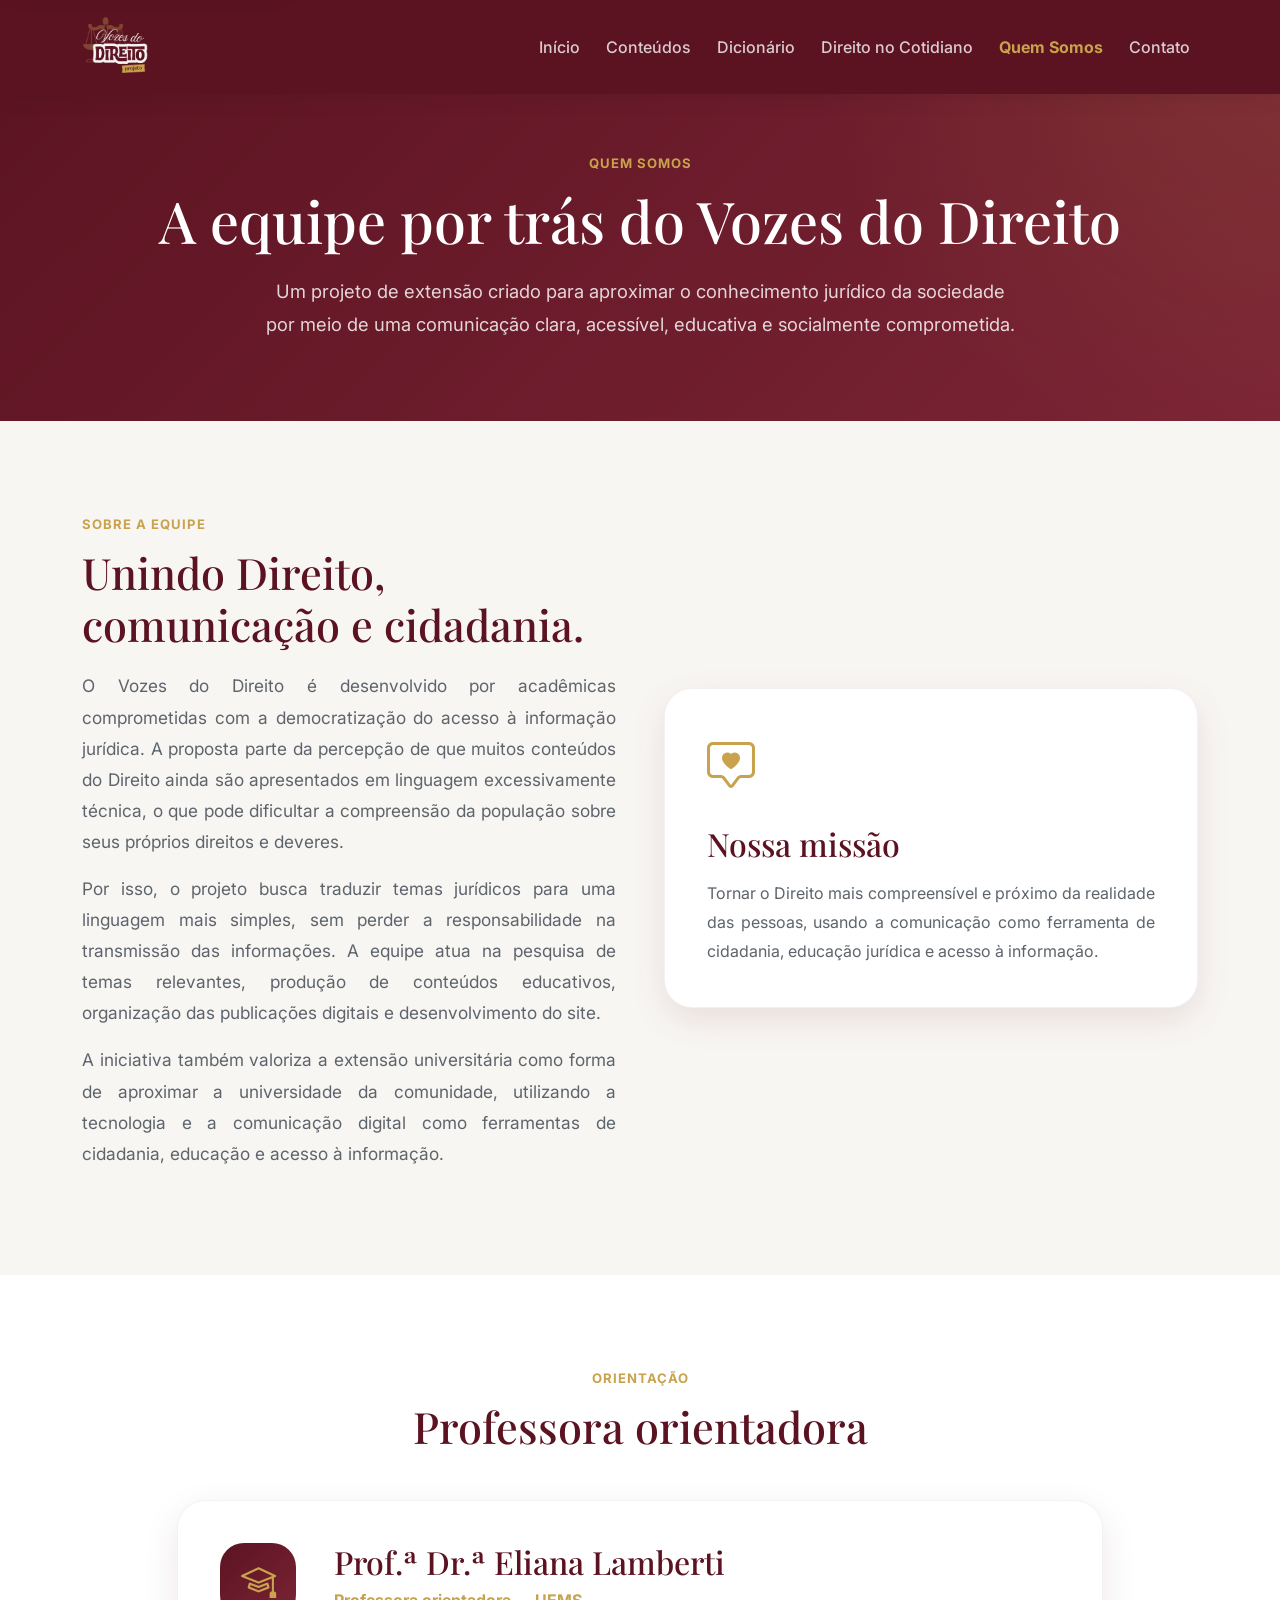
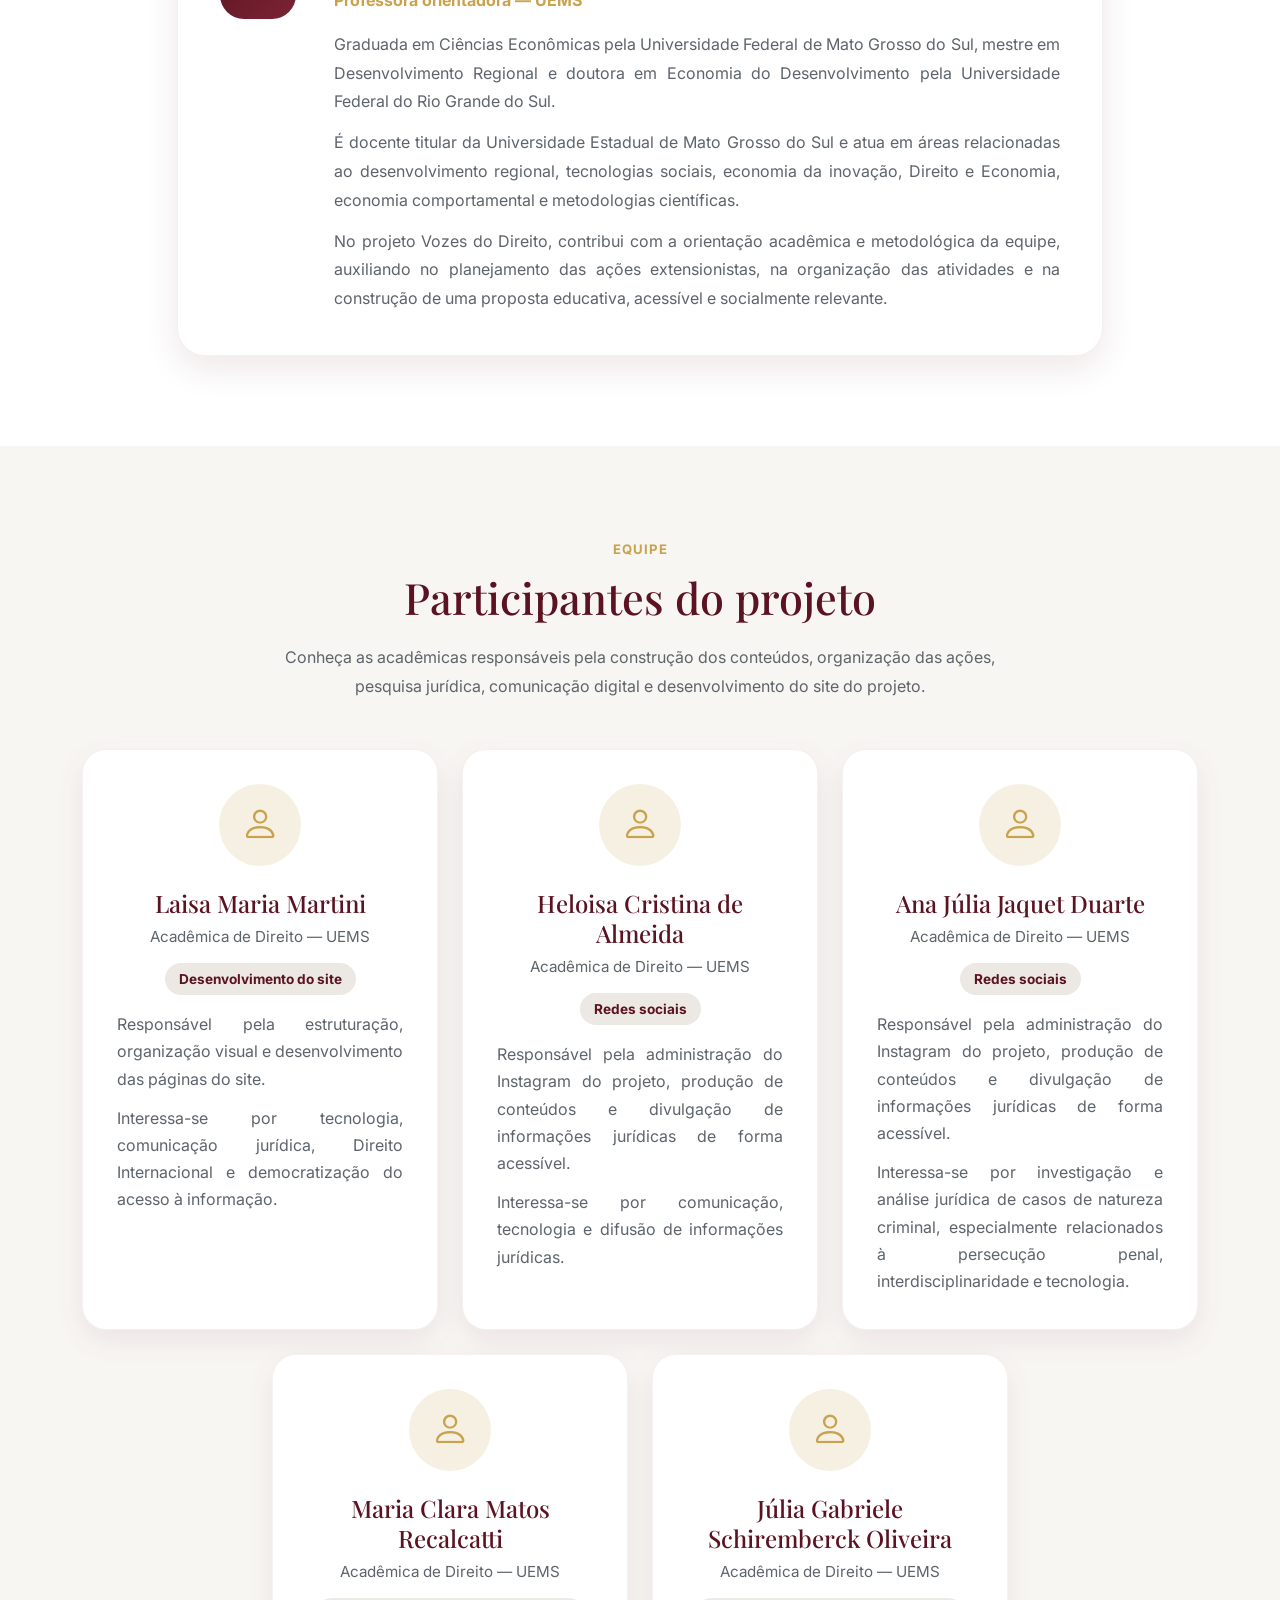
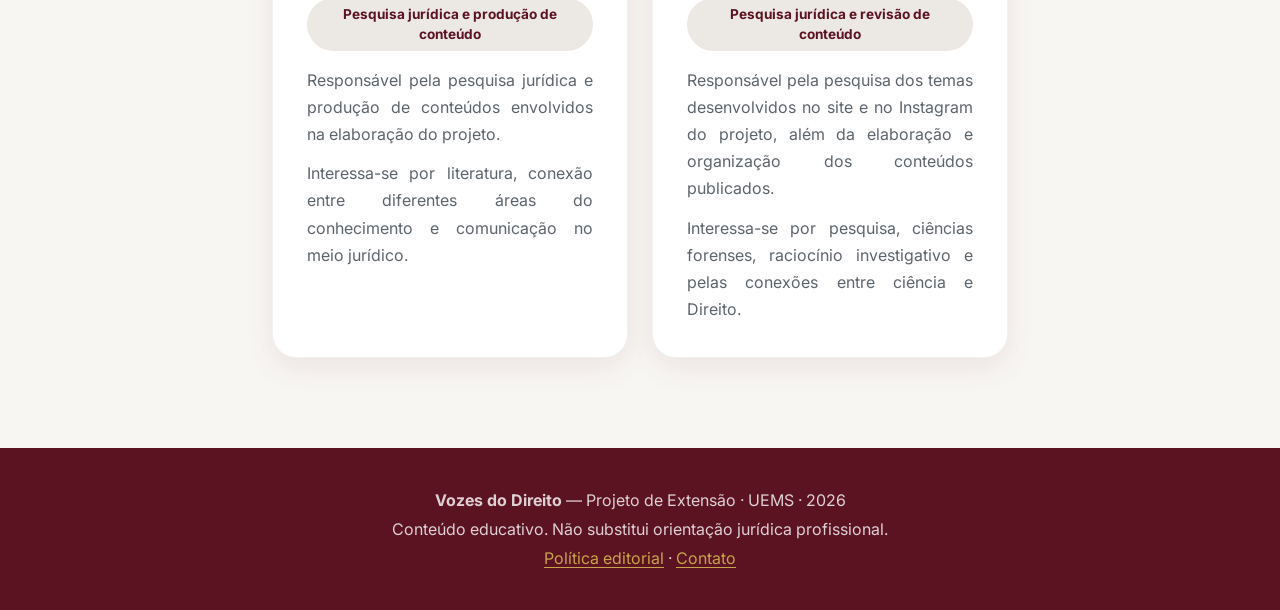
<file: paginas/quem-somos.html>
<!DOCTYPE html>
<html lang="pt-BR">

<head>
    <meta charset="UTF-8">
    <meta name="viewport" content="width=device-width, initial-scale=1.0">
    <title>Quem Somos | Vozes do Direito</title>

    <link href="https://cdn.jsdelivr.net/npm/bootstrap@5.3.8/dist/css/bootstrap.min.css" rel="stylesheet">
    <link rel="stylesheet" href="https://cdn.jsdelivr.net/npm/bootstrap-icons@1.13.1/font/bootstrap-icons.min.css">

    <link href="https://fonts.googleapis.com/css2?family=Playfair+Display:wght@700;800&family=Inter:wght@300;400;500;600;700&display=swap" rel="stylesheet">

    <link rel="stylesheet" href="../css/style.css">
    <link rel="stylesheet" href="../css/quem-somos.css">
    <link rel="stylesheet" href="../css/responsive.css">
</head>

<body>

    <!-- Navbar -->
    <nav class="navbar navbar-expand-lg navbar-dark fixed-top">
        <div class="container">

            <a class="navbar-brand" href="../index.html" aria-label="Vozes do Direito — página inicial">
                <img class="logo-navbar" src="../imagens/logo-vozes-do-direito.png" alt="Vozes do Direito">
            </a>

            <button class="navbar-toggler" type="button" data-bs-toggle="collapse" data-bs-target="#menu-principal"
                aria-controls="menu-principal" aria-expanded="false" aria-label="Abrir menu">
                <span class="navbar-toggler-icon"></span>
            </button>

            <div class="collapse navbar-collapse" id="menu-principal">
                <ul class="navbar-nav ms-auto">

                    <li class="nav-item">
                        <a class="nav-link" href="../index.html">Início</a>
                    </li>

                    <li class="nav-item">
                        <a class="nav-link" href="conteudos.html">Conteúdos</a>
                    </li>

                    <li class="nav-item">
                        <a class="nav-link" href="dicionario.html">Dicionário</a>
                    </li>

                    <li class="nav-item">
                        <a class="nav-link" href="cotidiano.html">Direito no Cotidiano</a>
                    </li>

                    <li class="nav-item">
                        <a class="nav-link active" href="quem-somos.html">Quem Somos</a>
                    </li>

                    <li class="nav-item">
                        <a class="nav-link" href="contato.html">Contato</a>
                    </li>

                </ul>
            </div>

        </div>
    </nav>

    <!-- Hero interno -->
    <header class="quem-hero">
        <div class="container">

            <span class="tag-secao">Quem Somos</span>

            <h1>A equipe por trás do Vozes do Direito</h1>

            <p>
                Um projeto de extensão criado para aproximar o conhecimento jurídico da sociedade
                por meio de uma comunicação clara, acessível, educativa e socialmente comprometida.
            </p>

        </div>
    </header>

    <main>

        <!-- Sobre o projeto -->
        <section class="secao">
            <div class="container">

                <div class="row align-items-center g-5">

                    <div class="col-lg-6">
                        <span class="tag-secao">Sobre a equipe</span>

                        <h2 class="titulo-secao">
                            Unindo Direito, comunicação e cidadania.
                        </h2>

                        <p class="texto-secao">
                            O Vozes do Direito é desenvolvido por acadêmicas comprometidas com a
                            democratização do acesso à informação jurídica. A proposta parte da
                            percepção de que muitos conteúdos do Direito ainda são apresentados em
                            linguagem excessivamente técnica, o que pode dificultar a compreensão da
                            população sobre seus próprios direitos e deveres.
                        </p>

                        <p class="texto-secao">
                            Por isso, o projeto busca traduzir temas jurídicos para uma linguagem mais
                            simples, sem perder a responsabilidade na transmissão das informações.
                            A equipe atua na pesquisa de temas relevantes, produção de conteúdos
                            educativos, organização das publicações digitais e desenvolvimento do site.
                        </p>

                        <p class="texto-secao">
                            A iniciativa também valoriza a extensão universitária como forma de aproximar
                            a universidade da comunidade, utilizando a tecnologia e a comunicação digital
                            como ferramentas de cidadania, educação e acesso à informação.
                        </p>
                    </div>

                    <div class="col-lg-6">
                        <div class="caixa-missao">
                            <i class="bi bi-chat-square-heart"></i>

                            <h3>Nossa missão</h3>

                            <p>
                                Tornar o Direito mais compreensível e próximo da realidade das pessoas,
                                usando a comunicação como ferramenta de cidadania, educação jurídica
                                e acesso à informação.
                            </p>
                        </div>
                    </div>

                </div>

            </div>
        </section>

        <!-- Orientação -->
        <section class="secao secao-clara">
            <div class="container">

                <div class="text-center mb-5">
                    <span class="tag-secao">Orientação</span>
                    <h2 class="titulo-secao">Professora orientadora</h2>
                </div>

                <div class="row justify-content-center">
                    <div class="col-lg-10">

                        <article class="card-orientadora">

                            <div class="orientadora-icone">
                                <i class="bi bi-mortarboard"></i>
                            </div>

                            <div>
                                <h3>Prof.ª Dr.ª Eliana Lamberti</h3>

                                <span>Professora orientadora — UEMS</span>

                                <p>
                                    Graduada em Ciências Econômicas pela Universidade Federal de Mato Grosso
                                    do Sul, mestre em Desenvolvimento Regional e doutora em Economia do
                                    Desenvolvimento pela Universidade Federal do Rio Grande do Sul.
                                </p>

                                <p>
                                    É docente titular da Universidade Estadual de Mato Grosso do Sul e atua
                                    em áreas relacionadas ao desenvolvimento regional, tecnologias sociais,
                                    economia da inovação, Direito e Economia, economia comportamental e
                                    metodologias científicas.
                                </p>

                                <p>
                                    No projeto Vozes do Direito, contribui com a orientação acadêmica e
                                    metodológica da equipe, auxiliando no planejamento das ações extensionistas,
                                    na organização das atividades e na construção de uma proposta educativa,
                                    acessível e socialmente relevante.
                                </p>
                            </div>

                        </article>

                    </div>
                </div>

            </div>
        </section>

        <!-- Participantes -->
        <section class="secao">
            <div class="container">

                <div class="text-center mb-5">
                    <span class="tag-secao">Equipe</span>
                    <h2 class="titulo-secao">Participantes do projeto</h2>
                    <p class="texto-central">
                        Conheça as acadêmicas responsáveis pela construção dos conteúdos,
                        organização das ações, pesquisa jurídica, comunicação digital e desenvolvimento
                        do site do projeto.
                    </p>
                </div>

                <div class="row g-4 justify-content-center">

                    <div class="col-md-6 col-lg-4">
                        <article class="card-equipe">
                            <div class="avatar-equipe">
                                <i class="bi bi-person"></i>
                            </div>

                            <h3>Laisa Maria Martini</h3>

                            <span>Acadêmica de Direito — UEMS</span>

                            <strong>Desenvolvimento do site</strong>

                            <p>
                                Responsável pela estruturação, organização visual e desenvolvimento
                                das páginas do site.
                            </p>

                            <p>
                                Interessa-se por tecnologia, comunicação jurídica, Direito Internacional e democratização
                                do acesso à informação.
                            </p>
                        </article>
                    </div>

                    <div class="col-md-6 col-lg-4">
                        <article class="card-equipe">
                            <div class="avatar-equipe">
                                <i class="bi bi-person"></i>
                            </div>

                            <h3>Heloisa Cristina de Almeida</h3>

                            <span>Acadêmica de Direito — UEMS</span>

                            <strong>Redes sociais</strong>

                            <p>
                                Responsável pela administração do Instagram do projeto, produção de
                                conteúdos e divulgação de informações jurídicas de forma acessível.
                            </p>

                            <p>
                                Interessa-se por comunicação, tecnologia e difusão de informações jurídicas.
                            </p>
                        </article>
                    </div>

                    <div class="col-md-6 col-lg-4">
                        <article class="card-equipe">
                            <div class="avatar-equipe">
                                <i class="bi bi-person"></i>
                            </div>

                            <h3>Ana Júlia Jaquet Duarte</h3>

                            <span>Acadêmica de Direito — UEMS</span>

                            <strong>Redes sociais</strong>

                            <p>
                                Responsável pela administração do Instagram do projeto, produção de
                                conteúdos e divulgação de informações jurídicas de forma acessível.
                            </p>

                            <p>
                                Interessa-se por investigação e análise jurídica de casos de natureza
                                criminal, especialmente relacionados à persecução penal,
                                interdisciplinaridade e tecnologia.
                            </p>
                        </article>
                    </div>

                    <div class="col-md-6 col-lg-4">
                        <article class="card-equipe">
                            <div class="avatar-equipe">
                                <i class="bi bi-person"></i>
                            </div>

                            <h3>Maria Clara Matos Recalcatti</h3>

                            <span>Acadêmica de Direito — UEMS</span>

                            <strong>Pesquisa jurídica e produção de conteúdo</strong>

                            <p>
                                Responsável pela pesquisa jurídica e produção de conteúdos envolvidos
                                na elaboração do projeto.
                            </p>

                            <p>
                                Interessa-se por literatura, conexão entre diferentes áreas do conhecimento
                                e comunicação no meio jurídico.
                            </p>
                        </article>
                    </div>

                    <div class="col-md-6 col-lg-4">
                        <article class="card-equipe">
                            <div class="avatar-equipe">
                                <i class="bi bi-person"></i>
                            </div>

                            <h3>Júlia Gabriele Schiremberck Oliveira</h3>

                            <span>Acadêmica de Direito — UEMS</span>

                            <strong>Pesquisa jurídica e revisão de conteúdo</strong>

                            <p>
                                Responsável pela pesquisa dos temas desenvolvidos no site e no
                                Instagram do projeto, além da elaboração e organização dos conteúdos publicados.
                            </p>

                            <p>
                                Interessa-se por pesquisa, ciências forenses, raciocínio investigativo
                                e pelas conexões entre ciência e Direito.
                            </p>
                        </article>
                    </div>

                </div>

            </div>
        </section>

    </main>

    <!-- Footer -->
    <footer class="rodape">
        <div class="container">

            <p>
                <strong>Vozes do Direito</strong> — Projeto de Extensão · UEMS
            </p>

            <p>
                Conteúdo educativo. Não substitui orientação jurídica profissional.
            </p>

        </div>
    </footer>

    <script src="https://cdn.jsdelivr.net/npm/bootstrap@5.3.8/dist/js/bootstrap.bundle.min.js"></script>

    <script src="../js/main.js"></script>

</body>

</html>
</file>
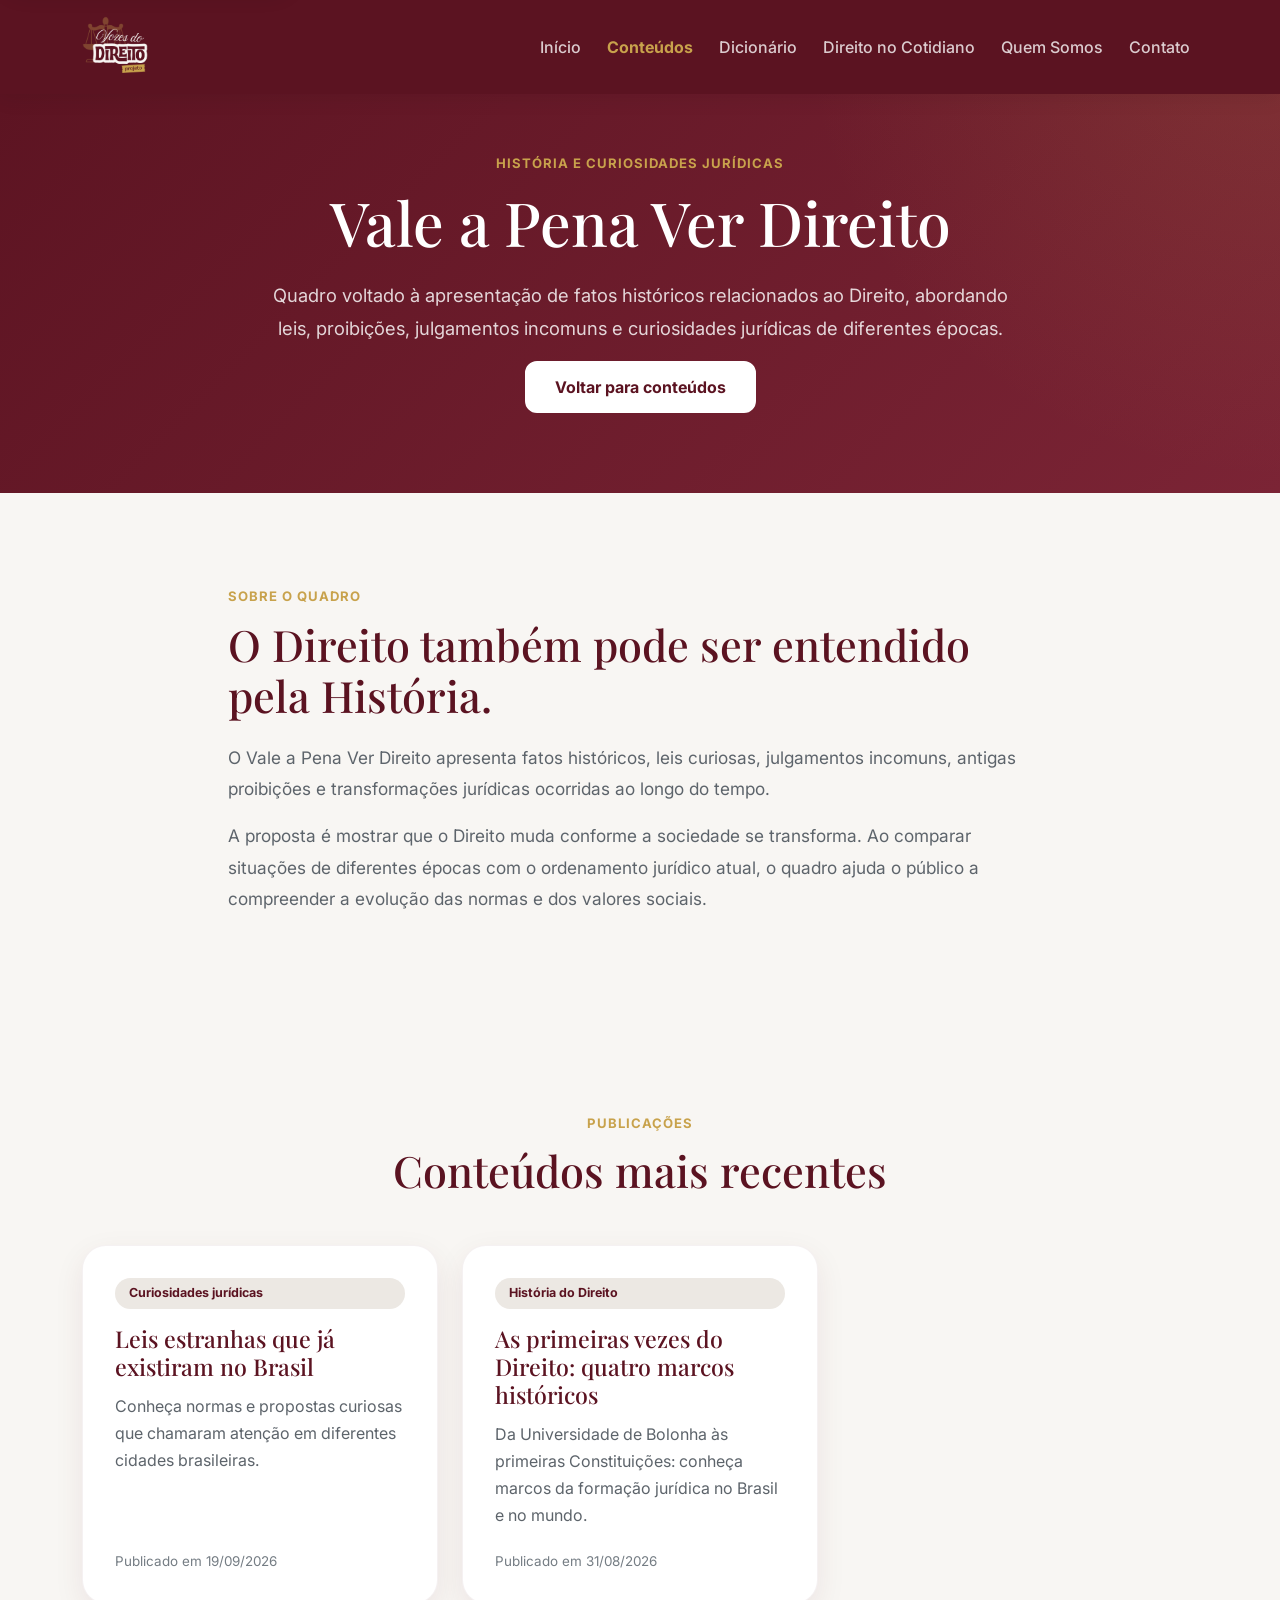
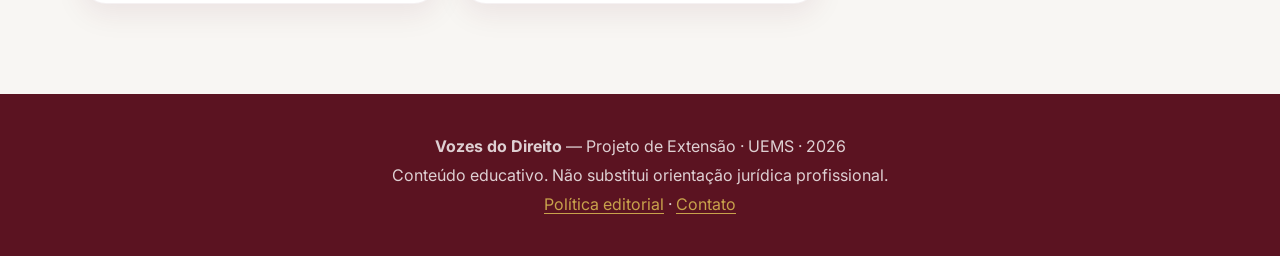
<file: paginas/vale-a-pena-ver-direito.html>
<!DOCTYPE html>
<html lang="pt-BR">

<head>
    <meta charset="UTF-8">
    <meta name="viewport" content="width=device-width, initial-scale=1.0">
    <meta name="description" content="Publicações educativas do projeto Vozes do Direito, em linguagem jurídica simples e acessível.">
    <title>Vale a Pena Ver Direito | Vozes do Direito</title>

    <link href="https://cdn.jsdelivr.net/npm/bootstrap@5.3.8/dist/css/bootstrap.min.css" rel="stylesheet">
    <link rel="stylesheet" href="https://cdn.jsdelivr.net/npm/bootstrap-icons@1.13.1/font/bootstrap-icons.min.css">

    <link href="https://fonts.googleapis.com/css2?family=Playfair+Display:wght@700;800&family=Inter:wght@300;400;500;600;700&display=swap" rel="stylesheet">

    <link rel="stylesheet" href="../css/style.css">
    <link rel="stylesheet" href="../css/quadros.css">
    <link rel="stylesheet" href="../css/responsive.css">
</head>

<body data-quadro="vale-a-pena-ver-direito">

    <nav class="navbar navbar-expand-lg navbar-dark fixed-top">
        <div class="container">

            <a class="navbar-brand" href="../index.html" aria-label="Vozes do Direito — página inicial">
                <img class="logo-navbar" src="../imagens/logo-vozes-do-direito.png" alt="Vozes do Direito">
            </a>

            <button class="navbar-toggler" type="button" data-bs-toggle="collapse" data-bs-target="#menu-principal">
                <span class="navbar-toggler-icon"></span>
            </button>

            <div class="collapse navbar-collapse" id="menu-principal">
                <ul class="navbar-nav ms-auto">
                    <li class="nav-item"><a class="nav-link" href="../index.html">Início</a></li>
                    <li class="nav-item"><a class="nav-link active" href="conteudos.html">Conteúdos</a></li>
                    <li class="nav-item"><a class="nav-link" href="dicionario.html">Dicionário</a></li>
                    <li class="nav-item"><a class="nav-link" href="cotidiano.html">Direito no Cotidiano</a></li>
                    <li class="nav-item"><a class="nav-link" href="quem-somos.html">Quem Somos</a></li>
                    <li class="nav-item"><a class="nav-link" href="contato.html">Contato</a></li>
                </ul>
            </div>

        </div>
    </nav>

    <header class="quadro-hero">
        <div class="container">
            <span class="tag-secao">História e curiosidades jurídicas</span>

            <h1>Vale a Pena Ver Direito</h1>

            <p>
                Quadro voltado à apresentação de fatos históricos relacionados ao Direito,
                abordando leis, proibições, julgamentos incomuns e curiosidades jurídicas de diferentes épocas.
            </p>

            <a href="conteudos.html" class="btn btn-branco-vinho mt-3">Voltar para conteúdos</a>
        </div>
    </header>

    <main>

        <section class="secao">
            <div class="container">

                <div class="row align-items-center g-5">

                    <div class="col-lg-9 mx-auto">
                        <span class="tag-secao">Sobre o quadro</span>

                        <h2 class="titulo-secao">
                            O Direito também pode ser entendido pela História.
                        </h2>

                        <p class="texto-secao">
                            O Vale a Pena Ver Direito apresenta fatos históricos, leis curiosas,
                            julgamentos incomuns, antigas proibições e transformações jurídicas
                            ocorridas ao longo do tempo.
                        </p>

                        <p class="texto-secao">
                            A proposta é mostrar que o Direito muda conforme a sociedade se transforma.
                            Ao comparar situações de diferentes épocas com o ordenamento jurídico atual,
                            o quadro ajuda o público a compreender a evolução das normas e dos valores sociais.
                        </p>
                    </div>

                </div>

            </div>
        </section>

        <section class="secao publicacoes-secao">
            <div class="container">
                <div class="text-center mb-5">
                    <span class="tag-secao">Publicações</span>
                    <h2 class="titulo-secao">Conteúdos mais recentes</h2>
                </div>
                <div class="row g-4" id="listaPublicacoes"></div>
            </div>
        </section>

    </main>

    <footer class="rodape">
        <div class="container">
            <p><strong>Vozes do Direito</strong> — Projeto de Extensão · UEMS</p>
            <p>Conteúdo educativo. Não substitui orientação jurídica profissional.</p>
        </div>
    </footer>

    <script src="https://cdn.jsdelivr.net/npm/bootstrap@5.3.8/dist/js/bootstrap.bundle.min.js"></script>

    <script src="../js/main.js"></script>
    <script src="../js/conteudos.js"></script>
    <script src="../js/quadros.js"></script>

</body>

</html>
</file>
<file: css/style.css>
/* Global */

:root {
    --vinho-principal: #5B1321;
    --vinho-secundario: #7B2435;
    --dourado: #C8A24C;
    --creme: #F8F6F3;
    --grafite: #2F3A45;
    --cinza-claro: #ECE8E3;
    --branco: #FFFFFF;
}

* {
    margin: 0;
    padding: 0;
    box-sizing: border-box;
}

body {
    font-family: 'Inter', sans-serif;
    background: var(--creme);
    color: var(--grafite);
}

.link-pular-conteudo {
    position: fixed;
    top: 10px;
    left: 10px;
    z-index: 2000;
    padding: 12px 18px;
    border-radius: 10px;
    background: var(--branco);
    color: var(--vinho-principal);
    font-weight: 700;
    box-shadow: 0 8px 24px rgba(0, 0, 0, 0.2);
    transform: translateY(-160%);
    transition: transform 0.2s ease;
}

.link-pular-conteudo:focus {
    transform: translateY(0);
}

a {
    text-decoration: none;
}

/* Navbar */

.navbar {
    background: var(--vinho-principal);
    padding: 8px 0;
    box-shadow: 0 4px 20px rgba(0, 0, 0, 0.08);
}

.navbar-brand {
    display: flex;
    align-items: center;
    gap: 10px;
    font-family: 'Playfair Display', serif;
    font-size: 1.6rem;
    font-weight: 700;
    color: var(--branco);
}

.logo-navbar {
    display: block;
    width: auto;
    height: 68px;
    object-fit: contain;
}

.nav-link {
    color: rgba(255, 255, 255, 0.78);
    font-weight: 500;
    margin-left: 10px;
    transition: 0.3s ease;
}

.nav-link:hover,
.nav-link.active {
    color: var(--dourado);
}

/* Buttons */

.btn-warning {
    background-color: var(--dourado);
    border-color: var(--dourado);
    color: var(--vinho-principal);
    font-weight: 700;
    border-radius: 12px;
    padding: 12px 28px;
}

.btn-warning:hover {
    background-color: #d9b95d;
    border-color: #d9b95d;
    color: var(--vinho-principal);
}

.btn-outline-vinho {
    border: 2px solid var(--vinho-principal);
    color: var(--vinho-principal);
    font-weight: 700;
    border-radius: 12px;
    padding: 12px 28px;
}

.btn-outline-vinho:hover {
    background: var(--vinho-principal);
    color: var(--branco);
}

.btn-branco-vinho {
    background-color: var(--branco);
    border: 2px solid var(--branco);
    color: var(--vinho-principal);
    font-weight: 700;
    border-radius: 12px;
    padding: 12px 28px;
}

.btn-branco-vinho:hover {
    background-color: var(--creme);
    border-color: var(--creme);
    color: var(--vinho-principal);
}

.btn-vinho {
    background-color: var(--vinho-principal);
    border: 2px solid var(--vinho-principal);
    color: var(--branco);
    font-weight: 700;
    border-radius: 12px;
    padding: 12px 28px;
    text-decoration: none;
}

.btn-vinho:hover {
    background-color: var(--vinho-secundario);
    border-color: var(--vinho-secundario);
    color: var(--branco);
}

/* Sections */

.secao {
    padding: 90px 0;
}

.secao-clara {
    background: var(--branco);
}

.tag-secao {
    display: inline-block;
    color: var(--dourado);
    font-weight: 700;
    text-transform: uppercase;
    letter-spacing: 1px;
    font-size: 0.82rem;
    margin-bottom: 12px;
}

.titulo-secao {
    font-family: 'Playfair Display', serif;
    color: var(--vinho-principal);
    font-size: 2.7rem;
    margin-bottom: 20px;
}

.texto-secao {
    font-size: 1.08rem;
    line-height: 1.8;
    color: #5d646b;
}

.cabecalho-secao p {
    color: #5d646b;
    font-size: 1.08rem;
    max-width: 720px;
    margin: 0 auto;
}

/* Internal pages */

.pagina-interna {
    min-height: 80vh;
    padding-top: 100px;
}

.titulo-pagina {
    font-family: 'Playfair Display', serif;
    color: var(--vinho-principal);
    font-size: 3rem;
    margin-bottom: 15px;
}

.subtitulo-pagina {
    font-size: 1.15rem;
    max-width: 760px;
    color: #5d646b;
}

/* Cards */

.card {
    border: none;
    border-radius: 18px;
    box-shadow: 0 10px 30px rgba(91, 19, 33, 0.08);
}

.card-conteudo {
    transition: 0.3s ease;
}

.card-conteudo:hover {
    transform: translateY(-6px);
    box-shadow: 0 16px 40px rgba(91, 19, 33, 0.15);
}

.card-conteudo h2 {
    font-family: 'Playfair Display', serif;
    font-size: 1.4rem;
    color: var(--vinho-principal);
    margin-top: 15px;
}

.card-conteudo p {
    color: #5d646b;
}

.icone-card {
    font-size: 2.2rem;
    color: var(--dourado);
}

/* Footer */

.rodape {
    background: var(--vinho-principal);
    color: rgba(255, 255, 255, 0.8);
    text-align: center;
    padding: 35px 0;
}

.rodape p {
    margin: 5px 0;
}

.rodape-links a {
    color: var(--dourado);
    text-decoration: underline;
    text-underline-offset: 3px;
}

.rodape-links a:hover,
.rodape-links a:focus {
    color: var(--branco);
}

/* Acessibilidade e acabamento */

html {
    scroll-behavior: smooth;
}

a,
button,
input,
textarea {
    outline-color: var(--dourado);
}

::selection {
    background: var(--dourado);
    color: var(--vinho-principal);
}

.nav-link.active {
    color: var(--dourado) !important;
    font-weight: 700;
}

.nav-link:focus,
.btn:focus,
.form-control:focus {
    outline: 3px solid rgba(200, 162, 76, 0.35);
    outline-offset: 3px;
}

@media (prefers-reduced-motion: reduce) {
    html {
        scroll-behavior: auto;
    }

    *,
    *::before,
    *::after {
        scroll-behavior: auto !important;
        transition-duration: 0.01ms !important;
        animation-duration: 0.01ms !important;
        animation-iteration-count: 1 !important;
    }
}

.btn {
    transition: 0.3s ease;
}

img {
    max-width: 100%;
    height: auto;
}

p {
    overflow-wrap: break-word;
}

.card-info,
.card-conteudo-home,
.area-card,
.termo-card,
.quadro-card,
.termo-card-dicionario,
.situacao-card,
.card-equipe,
.contato-card,
.formulario-card,
.card-orientadora,
.caixa-missao {
    overflow: hidden;
}
</file>
<file: css/home.css>
/* Hero */

.hero {
    min-height: 100vh;
    padding: 160px 0 100px;
    background:
        radial-gradient(circle at top right, rgba(200, 162, 76, 0.16), transparent 35%),
        linear-gradient(135deg, var(--vinho-principal), var(--vinho-secundario));
    color: var(--branco);
    display: flex;
    align-items: center;
}

.tag-hero {
    display: inline-block;
    background: rgba(200, 162, 76, 0.18);
    border: 1px solid var(--dourado);
    color: var(--dourado);
    padding: 8px 18px;
    border-radius: 50px;
    font-size: 0.85rem;
    font-weight: 700;
    margin-bottom: 25px;
}

.hero h1 {
    font-family: 'Playfair Display', serif;
    font-size: 4rem;
    line-height: 1.1;
    margin-bottom: 25px;
}

.hero p {
    font-size: 1.2rem;
    line-height: 1.8;
    max-width: 620px;
    color: rgba(255, 255, 255, 0.82);
    margin-bottom: 35px;
}

.hero-acoes {
    display: flex;
    gap: 15px;
    flex-wrap: wrap;
}

/* Hero card */

.hero-card {
    background: rgba(255, 255, 255, 0.08);
    border: 1px solid rgba(200, 162, 76, 0.3);
    border-radius: 30px;
    padding: 55px 35px;
    text-align: center;
    backdrop-filter: blur(10px);
    box-shadow: 0 25px 60px rgba(0, 0, 0, 0.18);
}

.logo-hero {
    display: block;
    width: min(100%, 340px);
    height: auto;
    margin: 0 auto 28px;
    border-radius: 24px;
    filter: drop-shadow(0 16px 24px rgba(0, 0, 0, 0.16));
}

.hero-card h2 {
    font-family: 'Playfair Display', serif;
    font-size: 2rem;
    margin-bottom: 15px;
}

.hero-card p {
    font-size: 1rem;
    margin: 0 auto 30px;
}

.hero-mini-cards {
    display: grid;
    grid-template-columns: repeat(3, 1fr);
    gap: 12px;
}

.hero-mini-cards div {
    background: rgba(255, 255, 255, 0.09);
    border-radius: 14px;
    padding: 14px 8px;
}

.hero-mini-cards strong {
    display: block;
    color: var(--dourado);
    font-size: 1.2rem;
}

.hero-mini-cards span {
    color: rgba(255, 255, 255, 0.78);
    font-size: 0.82rem;
}

/* Info cards */

.card-info {
    background: var(--branco);
    padding: 30px;
    border-radius: 20px;
    height: 100%;
    box-shadow: 0 10px 30px rgba(91, 19, 33, 0.08);
    transition: 0.3s ease;
}

.card-info:hover {
    transform: translateY(-6px);
    box-shadow: 0 16px 40px rgba(91, 19, 33, 0.15);
}

.card-info i {
    font-size: 2.3rem;
    color: var(--dourado);
}

.card-info h3 {
    font-family: 'Playfair Display', serif;
    color: var(--vinho-principal);
    font-size: 1.4rem;
    margin-top: 18px;
}

.card-info p {
    color: #5d646b;
    margin-bottom: 0;
}

.card-info-destaque {
    background: linear-gradient(135deg, var(--vinho-principal), var(--vinho-secundario));
    color: var(--branco);
}

.card-info-destaque h3,
.card-info-destaque i {
    color: var(--dourado);
}

.card-info-destaque p {
    color: rgba(255, 255, 255, 0.8);
}

/* Content cards */

.card-conteudo-home {
    background: var(--creme);
    padding: 35px;
    border-radius: 24px;
    height: 100%;
    transition: 0.3s ease;
}

.card-conteudo-home:hover {
    transform: translateY(-6px);
    box-shadow: 0 16px 40px rgba(91, 19, 33, 0.14);
}

.card-conteudo-home i {
    font-size: 2.5rem;
    color: var(--dourado);
}

.card-conteudo-home h3 {
    font-family: 'Playfair Display', serif;
    color: var(--vinho-principal);
    margin-top: 20px;
}

.card-conteudo-home p {
    color: #5d646b;
}

/* Area cards */

.area-card {
    background: var(--branco);
    border-radius: 18px;
    padding: 28px 16px;
    text-align: center;
    height: 100%;
    box-shadow: 0 10px 30px rgba(91, 19, 33, 0.08);
    transition: 0.3s ease;
}

.area-card:hover {
    transform: translateY(-6px);
    box-shadow: 0 16px 40px rgba(91, 19, 33, 0.14);
}

.area-card i {
    display: block;
    color: var(--dourado);
    font-size: 2rem;
    margin-bottom: 12px;
}

.area-card span {
    color: var(--vinho-principal);
    font-weight: 700;
}

/* Terms */

.termo-card {
    background: var(--branco);
    padding: 32px;
    border-radius: 22px;
    height: 100%;
    box-shadow: 0 10px 30px rgba(91, 19, 33, 0.08);
    transition: 0.3s ease;
}

.termo-card:hover {
    transform: translateY(-6px);
    box-shadow: 0 16px 40px rgba(91, 19, 33, 0.15);
}

.termo-card span {
    display: inline-block;
    color: var(--vinho-principal);
    background: var(--cinza-claro);
    padding: 5px 12px;
    border-radius: 30px;
    font-size: 0.8rem;
    font-weight: 700;
    margin-bottom: 15px;
}

.termo-card h3 {
    font-family: 'Playfair Display', serif;
    color: var(--vinho-principal);
}

.termo-card p {
    color: #5d646b;
}

/* CTA */

.chamada-final {
    background: linear-gradient(135deg, var(--vinho-principal), var(--vinho-secundario));
    color: var(--branco);
    padding: 80px 0;
}

.chamada-final h2 {
    font-family: 'Playfair Display', serif;
    font-size: 2.6rem;
    margin-bottom: 20px;
}

.chamada-final p {
    max-width: 680px;
    margin: 0 auto 30px;
    color: rgba(255, 255, 255, 0.82);
    font-size: 1.1rem;
}

/* Links dos cards da Home */

.card-link-home {
    text-decoration: none;
    color: inherit;
    display: block;
    height: 100%;
}

.card-link-home:hover {
    color: inherit;
}

.texto-central-home {
    max-width: 760px;
    margin: 0 auto;
    color: #5d646b;
    line-height: 1.8;
}
</file>
<file: css/responsive.css>
/* Tablets */

@media (max-width: 991px) {
    .hero {
        text-align: center;
        padding: 140px 0 80px;
    }

    .hero h1 {
        font-size: 3rem;
    }

    .hero p {
        margin-left: auto;
        margin-right: auto;
    }

    .hero-acoes {
        justify-content: center;
    }

    .navbar-collapse {
        background: var(--vinho-principal);
        margin-top: 14px;
        padding: 18px;
        border-radius: 18px;
    }

    .nav-link {
        padding: 10px 0;
    }

    .titulo-secao,
    .titulo-pagina {
        font-size: 2.7rem;
    }
}

/* Celulares */

@media (max-width: 576px) {
    body {
        font-size: 0.95rem;
    }

    .hero {
        padding: 130px 0 70px;
    }

    .hero h1 {
        font-size: 2.35rem;
    }

    .hero p {
        font-size: 1rem;
    }

    .hero-acoes {
        flex-direction: column;
        align-items: center;
    }

    .hero-acoes .btn {
        width: 100%;
        max-width: 310px;
    }

    .secao {
        padding: 65px 0;
    }

    .titulo-secao,
    .titulo-pagina {
        font-size: 2.15rem;
    }

    .logo-navbar {
        height: 54px;
    }

    .hero-mini-cards {
        grid-template-columns: 1fr;
    }

    .card-info,
    .card-conteudo-home,
    .area-card,
    .termo-card,
    .quadro-card,
    .termo-card-dicionario,
    .situacao-card,
    .card-equipe,
    .contato-card {
        padding: 28px;
    }

    .rodape {
        text-align: center;
    }
}

/* Celulares muito pequenos */

@media (max-width: 380px) {
    .hero h1,
    .quem-hero h1,
    .conteudos-hero h1,
    .dicionario-hero h1,
    .cotidiano-hero h1,
    .contato-hero h1 {
        font-size: 2rem;
    }

    .titulo-secao {
        font-size: 1.9rem;
    }

    .btn {
        font-size: 0.95rem;
    }
}
</file>
<file: css/contato.css>
/* Hero */

.contato-hero {
    padding: 150px 0 80px;
    background:
        radial-gradient(circle at top right, rgba(200, 162, 76, 0.14), transparent 35%),
        linear-gradient(135deg, var(--vinho-principal), var(--vinho-secundario));
    color: var(--branco);
    text-align: center;
}

.contato-hero h1 {
    font-family: 'Playfair Display', serif;
    font-size: 3.6rem;
    margin-bottom: 20px;
}

.contato-hero p {
    max-width: 760px;
    margin: 0 auto;
    color: rgba(255, 255, 255, 0.82);
    font-size: 1.15rem;
    line-height: 1.8;
}

/* Cards de contato */

.contato-card {
    background: var(--branco);
    border-radius: 24px;
    padding: 34px;
    height: 100%;
    box-shadow: 0 10px 30px rgba(91, 19, 33, 0.08);
    border: 1px solid rgba(91, 19, 33, 0.06);
    transition: 0.3s ease;
}

.contato-card:hover {
    transform: translateY(-6px);
    box-shadow: 0 16px 40px rgba(91, 19, 33, 0.14);
}

.contato-icone {
    width: 58px;
    height: 58px;
    border-radius: 18px;
    background: rgba(200, 162, 76, 0.14);
    color: var(--dourado);
    display: flex;
    align-items: center;
    justify-content: center;
    font-size: 1.9rem;
    margin-bottom: 22px;
}

.contato-card h3 {
    font-family: 'Playfair Display', serif;
    color: var(--vinho-principal);
    font-size: 1.55rem;
    margin-bottom: 12px;
}

.contato-card p {
    color: #5d646b;
    line-height: 1.7;
    margin-bottom: 18px;
}

.contato-link {
    color: var(--vinho-principal);
    font-weight: 700;
    text-decoration: none;
}

.contato-link:hover {
    color: var(--dourado);
}

/* Formulário */

.formulario-card {
    background: var(--branco);
    border-radius: 28px;
    padding: 42px;
    box-shadow: 0 12px 35px rgba(91, 19, 33, 0.1);
    border: 1px solid rgba(91, 19, 33, 0.06);
}

.texto-central {
    max-width: 720px;
    margin: 0 auto;
    color: #5d646b;
    line-height: 1.8;
}

.form-label {
    color: var(--vinho-principal);
    font-weight: 700;
    margin-bottom: 8px;
}

.form-control {
    border: 2px solid var(--cinza-claro);
    border-radius: 14px;
    padding: 14px 16px;
    color: var(--grafite);
    transition: 0.3s ease;
}

.form-control:focus {
    border-color: var(--dourado);
    box-shadow: 0 0 0 4px rgba(200, 162, 76, 0.14);
}

.aviso-formulario {
    background: rgba(200, 162, 76, 0.12);
    border-radius: 18px;
    padding: 18px;
    display: flex;
    gap: 14px;
    align-items: flex-start;
    margin: 8px 0 12px;
}

.aviso-formulario i {
    color: var(--dourado);
    font-size: 1.4rem;
    flex-shrink: 0;
}

.aviso-formulario p {
    margin-bottom: 0;
    color: #5d646b;
    line-height: 1.6;
}

/* Responsivo */

@media (max-width: 576px) {
    .contato-hero {
        padding: 135px 0 65px;
    }

    .contato-hero h1 {
        font-size: 2.4rem;
    }

    .formulario-card {
        padding: 28px;
    }

    .aviso-formulario {
        flex-direction: column;
    }
}

.contato-link {
    display: inline-block;
    max-width: 100%;
    overflow-wrap: anywhere;
    word-break: break-word;
    line-height: 1.5;
    font-size: 0.97rem;
}
</file>
<file: css/conteudos.css>
/* Hero */

.conteudos-hero {
    padding: 150px 0 80px;
    background:
        radial-gradient(circle at top right, rgba(200, 162, 76, 0.14), transparent 35%),
        linear-gradient(135deg, var(--vinho-principal), var(--vinho-secundario));
    color: var(--branco);
    text-align: center;
}

.conteudos-hero h1 {
    font-family: 'Playfair Display', serif;
    font-size: 3.6rem;
    margin-bottom: 20px;
}

.conteudos-hero p {
    max-width: 720px;
    margin: 0 auto;
    color: rgba(255, 255, 255, 0.82);
    font-size: 1.15rem;
    line-height: 1.8;
}

/* Quadros */

.quadro-card {
    background: var(--branco);
    border-radius: 24px;
    padding: 34px;
    height: 100%;
    box-shadow: 0 10px 30px rgba(91, 19, 33, 0.08);
    transition: 0.3s ease;
    border: 1px solid rgba(91, 19, 33, 0.06);
}

.quadro-card:hover {
    transform: translateY(-6px);
    box-shadow: 0 16px 40px rgba(91, 19, 33, 0.15);
}

.quadro-icone {
    width: 58px;
    height: 58px;
    border-radius: 18px;
    background: rgba(200, 162, 76, 0.14);
    color: var(--dourado);
    display: flex;
    align-items: center;
    justify-content: center;
    font-size: 1.9rem;
    margin-bottom: 22px;
}

.quadro-tag {
    display: inline-block;
    font-size: 0.78rem;
    font-weight: 700;
    color: var(--vinho-principal);
    background: var(--cinza-claro);
    border-radius: 30px;
    padding: 5px 12px;
    margin-bottom: 14px;
}

.quadro-card h2 {
    font-family: 'Playfair Display', serif;
    color: var(--vinho-principal);
    font-size: 1.55rem;
    margin-bottom: 12px;
}

.quadro-card p {
    color: #5d646b;
    line-height: 1.7;
    margin-bottom: 0;
}

.quadro-destaque {
    background: linear-gradient(135deg, var(--vinho-principal), var(--vinho-secundario));
}

.quadro-destaque h2 {
    color: var(--branco);
}

.quadro-destaque p {
    color: rgba(255, 255, 255, 0.78);
}

.quadro-destaque .quadro-tag {
    background: rgba(255, 255, 255, 0.12);
    color: var(--dourado);
}

.quadro-destaque .quadro-icone {
    background: rgba(255, 255, 255, 0.12);
}

.quadro-futuro {
    border: 2px dashed rgba(91, 19, 33, 0.18);
    background: rgba(255, 255, 255, 0.55);
}

/* Método */

.lista-metodo {
    display: flex;
    flex-direction: column;
    gap: 18px;
}

.metodo-item {
    background: var(--branco);
    border-radius: 20px;
    padding: 24px;
    display: flex;
    gap: 18px;
    align-items: flex-start;
    box-shadow: 0 10px 30px rgba(91, 19, 33, 0.08);
}

.metodo-item span {
    width: 46px;
    height: 46px;
    border-radius: 50%;
    background: var(--vinho-principal);
    color: var(--dourado);
    display: flex;
    align-items: center;
    justify-content: center;
    font-weight: 800;
    flex-shrink: 0;
}

.metodo-item h3 {
    font-family: 'Playfair Display', serif;
    color: var(--vinho-principal);
    font-size: 1.35rem;
    margin-bottom: 6px;
}

.metodo-item p {
    color: #5d646b;
    margin-bottom: 0;
}

/* Links dos quadros */

.quadro-link {
    text-decoration: none;
    color: inherit;
    display: block;
    height: 100%;
}

.quadro-link:hover {
    color: inherit;
}
</file>
<file: css/cotidiano.css>
/* Hero */

.cotidiano-hero {
    padding: 150px 0 80px;
    background:
        radial-gradient(circle at top right, rgba(200, 162, 76, 0.14), transparent 35%),
        linear-gradient(135deg, var(--vinho-principal), var(--vinho-secundario));
    color: var(--branco);
    text-align: center;
}

.cotidiano-hero h1 {
    font-family: 'Playfair Display', serif;
    font-size: 3.6rem;
    margin-bottom: 20px;
}

.cotidiano-hero p {
    max-width: 760px;
    margin: 0 auto;
    color: rgba(255, 255, 255, 0.82);
    font-size: 1.15rem;
    line-height: 1.8;
}

/* Destaque */

.caixa-cotidiano {
    background: var(--branco);
    border-radius: 28px;
    padding: 42px;
    box-shadow: 0 12px 35px rgba(91, 19, 33, 0.1);
    border: 1px solid rgba(91, 19, 33, 0.06);
}

.caixa-cotidiano i {
    font-size: 3rem;
    color: var(--dourado);
    margin-bottom: 22px;
}

.caixa-cotidiano h3 {
    font-family: 'Playfair Display', serif;
    color: var(--vinho-principal);
    font-size: 2rem;
    margin-bottom: 16px;
}

.caixa-cotidiano p {
    color: #5d646b;
    line-height: 1.8;
    margin-bottom: 0;
}

/* Situações */

.texto-central {
    max-width: 720px;
    margin: 0 auto;
    color: #5d646b;
    line-height: 1.8;
}

.situacao-card {
    background: var(--branco);
    border-radius: 24px;
    padding: 34px;
    height: 100%;
    box-shadow: 0 10px 30px rgba(91, 19, 33, 0.08);
    border: 1px solid rgba(91, 19, 33, 0.06);
    transition: 0.3s ease;
}

.situacao-card:hover {
    transform: translateY(-6px);
    box-shadow: 0 16px 40px rgba(91, 19, 33, 0.14);
}

.situacao-icone {
    width: 58px;
    height: 58px;
    border-radius: 18px;
    background: rgba(200, 162, 76, 0.14);
    color: var(--dourado);
    display: flex;
    align-items: center;
    justify-content: center;
    font-size: 1.9rem;
    margin-bottom: 22px;
}

.situacao-card span {
    display: inline-block;
    color: var(--vinho-principal);
    background: var(--cinza-claro);
    border-radius: 30px;
    padding: 6px 14px;
    font-size: 0.78rem;
    font-weight: 700;
    margin-bottom: 16px;
}

.situacao-card h3 {
    font-family: 'Playfair Display', serif;
    color: var(--vinho-principal);
    font-size: 1.55rem;
    margin-bottom: 12px;
}

.situacao-card p {
    color: #5d646b;
    line-height: 1.7;
    margin-bottom: 16px;
}

.situacao-card details {
    border-top: 1px solid rgba(91, 19, 33, 0.1);
    margin-top: 20px;
    padding-top: 16px;
}

.situacao-card summary {
    color: var(--vinho-principal);
    cursor: pointer;
    font-weight: 700;
    list-style-position: outside;
    margin-left: 18px;
}

.situacao-card summary:focus-visible {
    border-radius: 6px;
    outline: 3px solid rgba(200, 162, 76, 0.45);
    outline-offset: 4px;
}

.situacao-detalhes {
    padding-top: 14px;
}

.situacao-detalhes h4 {
    color: var(--grafite);
    font-size: 0.92rem;
    font-weight: 800;
    margin: 14px 0 8px;
    text-transform: uppercase;
}

.situacao-detalhes ul {
    color: #5d646b;
    line-height: 1.65;
    margin-bottom: 12px;
    padding-left: 20px;
}

.situacao-detalhes .base-legal {
    background: var(--creme);
    border-left: 3px solid var(--dourado);
    border-radius: 0 10px 10px 0;
    font-size: 0.86rem;
    margin: 12px 0 0;
    padding: 10px 12px;
}

.canais-ajuda {
    display: grid;
    gap: 18px;
    grid-template-columns: repeat(2, minmax(0, 1fr));
}

.canal-ajuda {
    background: var(--branco);
    border: 1px solid rgba(91, 19, 33, 0.08);
    border-radius: 18px;
    padding: 20px;
}

.canal-ajuda h3 {
    color: var(--vinho-principal);
    font-family: 'Playfair Display', serif;
    font-size: 1.25rem;
}

.canal-ajuda p {
    color: #5d646b;
    line-height: 1.65;
    margin-bottom: 0;
}

/* Passos */

.passos-lista {
    display: flex;
    flex-direction: column;
    gap: 18px;
}

.passo-item {
    background: var(--branco);
    border-radius: 20px;
    padding: 24px;
    display: flex;
    gap: 18px;
    align-items: flex-start;
    box-shadow: 0 10px 30px rgba(91, 19, 33, 0.08);
    border: 1px solid rgba(91, 19, 33, 0.06);
}

.passo-item span {
    width: 46px;
    height: 46px;
    border-radius: 50%;
    background: var(--vinho-principal);
    color: var(--dourado);
    display: flex;
    align-items: center;
    justify-content: center;
    font-weight: 800;
    flex-shrink: 0;
}

.passo-item h3 {
    font-family: 'Playfair Display', serif;
    color: var(--vinho-principal);
    font-size: 1.35rem;
    margin-bottom: 6px;
}

.passo-item p {
    color: #5d646b;
    margin-bottom: 0;
    line-height: 1.7;
}

/* Responsivo */

@media (max-width: 576px) {
    .cotidiano-hero h1 {
        font-size: 2.5rem;
    }

    .caixa-cotidiano {
        padding: 30px;
    }

    .passo-item {
        flex-direction: column;
    }

    .canais-ajuda {
        grid-template-columns: 1fr;
    }
}
</file>
<file: css/dicionario.css>
/* Hero */

.dicionario-hero {
    padding: 150px 0 80px;
    background:
        radial-gradient(circle at top right, rgba(200, 162, 76, 0.14), transparent 35%),
        linear-gradient(135deg, var(--vinho-principal), var(--vinho-secundario));
    color: var(--branco);
    text-align: center;
}

.dicionario-hero h1 {
    font-family: 'Playfair Display', serif;
    font-size: 3.6rem;
    margin-bottom: 20px;
}

.dicionario-hero p {
    max-width: 720px;
    margin: 0 auto;
    color: rgba(255, 255, 255, 0.82);
    font-size: 1.15rem;
    line-height: 1.8;
}

/* Busca */

.area-busca {
    background: var(--branco);
    border-radius: 28px;
    padding: 38px;
    margin-bottom: 36px;
    box-shadow: 0 12px 35px rgba(91, 19, 33, 0.1);
    border: 1px solid rgba(91, 19, 33, 0.06);
}

.busca-texto {
    text-align: center;
    margin-bottom: 28px;
}

.busca-texto h2 {
    font-family: 'Playfair Display', serif;
    color: var(--vinho-principal);
    font-size: 2.4rem;
    margin-bottom: 12px;
}

.busca-texto p {
    color: #5d646b;
    margin-bottom: 0;
}

.campo-busca {
    max-width: 720px;
    margin: 0 auto;
    position: relative;
}

.campo-busca i {
    position: absolute;
    top: 50%;
    left: 22px;
    transform: translateY(-50%);
    color: var(--dourado);
    font-size: 1.3rem;
}

.campo-busca input {
    width: 100%;
    border: 2px solid var(--cinza-claro);
    border-radius: 18px;
    padding: 18px 22px 18px 58px;
    font-size: 1rem;
    outline: none;
    color: var(--grafite);
    transition: 0.3s ease;
}

.campo-busca input:focus {
    border-color: var(--dourado);
    box-shadow: 0 0 0 4px rgba(200, 162, 76, 0.14);
}

/* Termos */

.termo-card-dicionario {
    background: var(--branco);
    border-radius: 24px;
    padding: 32px;
    height: 100%;
    box-shadow: 0 10px 30px rgba(91, 19, 33, 0.08);
    border: 1px solid rgba(91, 19, 33, 0.06);
    transition: 0.3s ease;
}

.termo-card-dicionario:hover {
    transform: translateY(-6px);
    box-shadow: 0 16px 40px rgba(91, 19, 33, 0.14);
}

.termo-card-dicionario span {
    display: inline-block;
    color: var(--vinho-principal);
    background: var(--cinza-claro);
    border-radius: 30px;
    padding: 6px 14px;
    font-size: 0.78rem;
    font-weight: 700;
    margin-bottom: 16px;
}

.termo-card-dicionario h3 {
    font-family: 'Playfair Display', serif;
    color: var(--vinho-principal);
    font-size: 1.6rem;
    margin-bottom: 12px;
}

.termo-card-dicionario p {
    color: #5d646b;
    line-height: 1.7;
    margin-bottom: 0;
}

/* Resultado */

.resultado-mensagem {
    text-align: center;
    color: #5d646b;
    font-weight: 600;
    margin-bottom: 24px;
    display: none;
}

.contador-termos {
    color: #5d646b;
    font-size: 0.92rem;
    font-weight: 600;
    margin: -12px 0 24px;
    text-align: right;
}

/* Responsivo */

@media (max-width: 576px) {
    .dicionario-hero h1 {
        font-size: 2.5rem;
    }

    .area-busca {
        padding: 28px 22px;
    }

    .busca-texto h2 {
        font-size: 2rem;
    }
}

/* Sugestões */

.lista-sugestoes {
    display: none;
    position: absolute;
    width: 100%;
    background: var(--branco);
    border: 1px solid rgba(91, 19, 33, 0.08);
    border-radius: 18px;
    margin-top: 10px;
    box-shadow: 0 12px 30px rgba(91, 19, 33, 0.12);
    overflow: hidden;
    z-index: 10;
}

.sugestao-item {
    display: block;
    width: 100%;
    border: 0;
    background: transparent;
    text-align: left;
    padding: 14px 20px;
    cursor: pointer;
    color: var(--grafite);
    font-weight: 600;
    transition: 0.2s ease;
}

.sugestao-item:focus-visible {
    outline: 3px solid rgba(200, 162, 76, 0.45);
    outline-offset: -3px;
}

.sugestao-item:hover {
    background: var(--creme);
    color: var(--vinho-principal);
}

/* Modal */

.modal-termo {
    border-radius: 28px;
    border: none;
    overflow: hidden;
}

.modal-termo .modal-header {
    background: linear-gradient(135deg, var(--vinho-principal), var(--vinho-secundario));
    color: var(--branco);
    padding: 30px;
    border-bottom: none;
}

.modal-termo .btn-close {
    filter: invert(1);
}

.modal-area {
    display: inline-block;
    color: var(--dourado);
    font-weight: 700;
    margin-bottom: 8px;
}

.modal-termo h2 {
    font-family: 'Playfair Display', serif;
    font-size: 2.4rem;
    margin: 0;
}

.modal-termo .modal-body {
    padding: 34px;
}

.modal-resumo {
    color: var(--vinho-principal);
    font-weight: 600;
    font-size: 1.1rem;
    line-height: 1.8;
}

.modal-termo h3 {
    font-family: 'Playfair Display', serif;
    color: var(--vinho-principal);
    margin-top: 24px;
    margin-bottom: 12px;
}

.modal-termo p {
    color: #5d646b;
    line-height: 1.8;
}

.modal-informacao {
    background: var(--creme);
    border-left: 4px solid var(--dourado);
    border-radius: 0 16px 16px 0;
    margin-top: 24px;
    padding: 2px 22px 4px;
}

.modal-informacao h3 {
    font-size: 1.3rem;
}

@media (max-width: 576px) {
    .contador-termos {
        text-align: left;
    }
}
</file>
<file: css/quadros.css>
/* Hero dos quadros */

.quadro-hero {
    padding: 150px 0 80px;
    background:
        radial-gradient(circle at top right, rgba(200, 162, 76, 0.14), transparent 35%),
        linear-gradient(135deg, var(--vinho-principal), var(--vinho-secundario));
    color: var(--branco);
    text-align: center;
}

.quadro-hero h1 {
    font-family: 'Playfair Display', serif;
    font-size: 3.8rem;
    margin-bottom: 20px;
}

.quadro-hero p {
    max-width: 760px;
    margin: 0 auto;
    color: rgba(255, 255, 255, 0.82);
    font-size: 1.15rem;
    line-height: 1.8;
}

/* Destaque */

.quadro-destaque-info {
    background: var(--branco);
    border-radius: 28px;
    padding: 42px;
    box-shadow: 0 12px 35px rgba(91, 19, 33, 0.1);
    border: 1px solid rgba(91, 19, 33, 0.06);
}

.quadro-destaque-info i {
    display: block;
    font-size: 3rem;
    color: var(--dourado);
    margin-bottom: 22px;
}

.quadro-destaque-info h3 {
    font-family: 'Playfair Display', serif;
    color: var(--vinho-principal);
    font-size: 2rem;
    margin-bottom: 16px;
}

.quadro-destaque-info p {
    color: #5d646b;
    line-height: 1.8;
    margin-bottom: 0;
    text-align: justify;
}

/* Exemplos */

.exemplo-card {
    background: var(--branco);
    border-radius: 24px;
    padding: 32px;
    height: 100%;
    box-shadow: 0 10px 30px rgba(91, 19, 33, 0.08);
    border: 1px solid rgba(91, 19, 33, 0.06);
    transition: 0.3s ease;
}

.exemplo-card:hover {
    transform: translateY(-6px);
    box-shadow: 0 16px 40px rgba(91, 19, 33, 0.14);
}

.exemplo-card span {
    display: inline-block;
    color: var(--vinho-principal);
    background: var(--cinza-claro);
    border-radius: 30px;
    padding: 6px 14px;
    font-size: 0.78rem;
    font-weight: 700;
    margin-bottom: 16px;
}

.exemplo-card h3 {
    font-family: 'Playfair Display', serif;
    color: var(--vinho-principal);
    font-size: 1.45rem;
    margin-bottom: 12px;
}

.exemplo-card p {
    color: #5d646b;
    line-height: 1.7;
    margin-bottom: 0;
}

/* Publicações */

.publicacao-link {
    display: block;
    height: 100%;
    color: inherit;
}

.publicacao-link:focus-visible {
    outline: 3px solid rgba(200, 162, 76, 0.55);
    outline-offset: 5px;
    border-radius: 24px;
}

.publicacao-card {
    display: flex;
    flex-direction: column;
}

.publicacao-card p {
    flex-grow: 1;
}

.publicacao-meta {
    display: block;
    margin-top: 22px;
    color: #757d84;
    font-size: 0.84rem;
}

.estado-vazio {
    width: 100%;
    padding: 44px 24px;
    border: 1px dashed rgba(91, 19, 33, 0.2);
    border-radius: 24px;
    background: var(--branco);
    color: #5d646b;
    text-align: center;
}

.estado-vazio i {
    display: block;
    margin-bottom: 14px;
    color: var(--dourado);
    font-size: 2.5rem;
}

.estado-vazio p {
    margin-bottom: 0;
    font-weight: 600;
}

.estado-vazio .btn {
    margin-top: 18px;
}

/* Responsivo */

@media (max-width: 576px) {
    .quadro-hero {
        padding: 135px 0 65px;
    }

    .quadro-hero h1 {
        font-size: 2.5rem;
    }

    .quadro-destaque-info,
    .exemplo-card {
        padding: 28px;
    }
}
</file>
<file: css/politica-editorial.css>
.politica-hero {
    padding: 150px 0 80px;
    background:
        radial-gradient(circle at top right, rgba(200, 162, 76, 0.18), transparent 34%),
        linear-gradient(135deg, var(--vinho-principal), var(--vinho-secundario));
    color: var(--branco);
    text-align: center;
}

.politica-hero h1 {
    margin-bottom: 18px;
    font-family: 'Playfair Display', serif;
    font-size: 3.6rem;
}

.politica-hero p {
    max-width: 760px;
    margin: 0 auto;
    color: rgba(255, 255, 255, 0.84);
    font-size: 1.15rem;
    line-height: 1.8;
}

.politica-conteudo {
    max-width: 1000px;
}

.politica-conteudo h2 {
    margin-bottom: 18px;
    color: var(--vinho-principal);
    font-family: 'Playfair Display', serif;
    font-size: 2rem;
}

.politica-introducao {
    margin-bottom: 64px;
    padding: 38px;
    border-left: 5px solid var(--dourado);
    border-radius: 0 22px 22px 0;
    background: var(--branco);
    box-shadow: 0 12px 35px rgba(91, 19, 33, 0.08);
}

.politica-introducao p,
.politica-card p,
.politica-contato p {
    color: #5d646b;
    line-height: 1.8;
}

.politica-introducao p:last-child,
.politica-card p,
.politica-contato p {
    margin-bottom: 0;
}

.fluxo-editorial {
    display: grid;
    gap: 16px;
    margin: 0 0 64px;
    padding: 0;
    list-style: none;
    counter-reset: etapa;
}

.fluxo-editorial li {
    position: relative;
    padding: 22px 24px 22px 78px;
    border: 1px solid rgba(91, 19, 33, 0.08);
    border-radius: 18px;
    background: var(--branco);
    color: #5d646b;
    line-height: 1.7;
    counter-increment: etapa;
}

.fluxo-editorial li::before {
    position: absolute;
    top: 50%;
    left: 22px;
    display: grid;
    width: 38px;
    height: 38px;
    place-items: center;
    border-radius: 50%;
    background: var(--vinho-principal);
    color: var(--dourado);
    font-weight: 700;
    content: counter(etapa);
    transform: translateY(-50%);
}

.politica-grade {
    margin-bottom: 64px;
}

.politica-card {
    height: 100%;
    padding: 32px;
    border: 1px solid rgba(91, 19, 33, 0.08);
    border-radius: 22px;
    background: var(--branco);
    box-shadow: 0 10px 28px rgba(91, 19, 33, 0.07);
}

.politica-card i {
    display: block;
    margin-bottom: 18px;
    color: var(--dourado);
    font-size: 2rem;
}

.politica-card h2 {
    font-size: 1.55rem;
}

.politica-contato {
    display: flex;
    align-items: center;
    justify-content: space-between;
    gap: 30px;
    padding: 38px;
    border-radius: 24px;
    background: rgba(200, 162, 76, 0.14);
}

.politica-contato h2 {
    margin-bottom: 10px;
}

.politica-contato .btn {
    flex-shrink: 0;
}

@media (max-width: 767px) {
    .politica-hero {
        padding: 135px 0 65px;
    }

    .politica-hero h1 {
        font-size: 2.5rem;
    }

    .politica-introducao,
    .politica-card,
    .politica-contato {
        padding: 26px;
    }

    .politica-contato {
        align-items: flex-start;
        flex-direction: column;
    }

    .fluxo-editorial li {
        padding: 68px 22px 22px;
    }

    .fluxo-editorial li::before {
        top: 20px;
        left: 22px;
        transform: none;
    }
}
</file>
<file: css/quem-somos.css>
/* Hero */

.quem-hero {
    padding: 150px 0 80px;
    background:
        radial-gradient(circle at top right, rgba(200, 162, 76, 0.14), transparent 35%),
        linear-gradient(135deg, var(--vinho-principal), var(--vinho-secundario));
    color: var(--branco);
    text-align: center;
}

.quem-hero h1 {
    font-family: 'Playfair Display', serif;
    font-size: 3.6rem;
    margin-bottom: 20px;
}

.quem-hero p {
    max-width: 760px;
    margin: 0 auto;
    color: rgba(255, 255, 255, 0.82);
    font-size: 1.15rem;
    line-height: 1.8;
}

/* Missão */

.caixa-missao {
    background: var(--branco);
    border-radius: 28px;
    padding: 42px;
    box-shadow: 0 12px 35px rgba(91, 19, 33, 0.1);
    border: 1px solid rgba(91, 19, 33, 0.06);
}

.caixa-missao i {
    display: block;
    font-size: 3rem;
    color: var(--dourado);
    margin-bottom: 22px;
}

.caixa-missao h3 {
    font-family: 'Playfair Display', serif;
    color: var(--vinho-principal);
    font-size: 2rem;
    margin-bottom: 16px;
}

.caixa-missao p {
    color: #5d646b;
    line-height: 1.8;
    margin-bottom: 0;
}

/* Orientadora */

.card-orientadora {
    background: var(--branco);
    border-radius: 28px;
    padding: 42px;
    display: grid;
    grid-template-columns: 86px 1fr;
    gap: 28px;
    align-items: flex-start;
    box-shadow: 0 12px 35px rgba(91, 19, 33, 0.1);
    border: 1px solid rgba(91, 19, 33, 0.06);
}

.orientadora-icone {
    width: 76px;
    height: 76px;
    border-radius: 24px;
    background: linear-gradient(135deg, var(--vinho-principal), var(--vinho-secundario));
    color: var(--dourado);
    display: flex;
    align-items: center;
    justify-content: center;
    font-size: 2.2rem;
}

.card-orientadora h3 {
    font-family: 'Playfair Display', serif;
    color: var(--vinho-principal);
    font-size: 2rem;
    margin-bottom: 6px;
}

.card-orientadora span {
    display: inline-block;
    color: var(--dourado);
    font-weight: 700;
    margin-bottom: 18px;
}

.card-orientadora p {
    color: #5d646b;
    line-height: 1.8;
    margin-bottom: 12px;
}

.card-orientadora p:last-child {
    margin-bottom: 0;
}

/* Equipe */

.texto-central {
    max-width: 760px;
    margin: 0 auto;
    color: #5d646b;
    line-height: 1.8;
}

.card-equipe {
    background: var(--branco);
    border-radius: 24px;
    padding: 34px;
    height: 100%;
    min-height: 430px;
    text-align: center;
    box-shadow: 0 10px 30px rgba(91, 19, 33, 0.08);
    border: 1px solid rgba(91, 19, 33, 0.06);
    transition: 0.3s ease;
    display: flex;
    flex-direction: column;
    align-items: center;
}

.card-equipe:hover {
    transform: translateY(-6px);
    box-shadow: 0 16px 40px rgba(91, 19, 33, 0.14);
}

.avatar-equipe {
    width: 82px;
    height: 82px;
    border-radius: 50%;
    background: rgba(200, 162, 76, 0.16);
    color: var(--dourado);
    display: flex;
    align-items: center;
    justify-content: center;
    font-size: 2.4rem;
    margin: 0 auto 22px;
    flex-shrink: 0;
}

.card-equipe h3 {
    font-family: 'Playfair Display', serif;
    color: var(--vinho-principal);
    font-size: 1.5rem;
    margin-bottom: 8px;
    line-height: 1.25;
}

.card-equipe span {
    display: block;
    color: #5d646b;
    font-size: 0.95rem;
    margin-bottom: 14px;
}

.card-equipe strong {
    display: inline-block;
    color: var(--vinho-principal);
    background: var(--cinza-claro);
    border-radius: 30px;
    padding: 6px 14px;
    font-size: 0.85rem;
    margin-bottom: 16px;
}

.card-equipe p {
    color: #5d646b;
    line-height: 1.7;
    margin-bottom: 12px;
}

.card-equipe p:last-child {
    margin-bottom: 0;
}

/* Ajuste dos cards com nomes maiores */

.card-equipe h3 {
    word-break: normal;
    overflow-wrap: break-word;
}

/* Responsivo */

@media (max-width: 991px) {
    .quem-hero h1 {
        font-size: 3rem;
    }

    .card-orientadora {
        grid-template-columns: 1fr;
        text-align: center;
        justify-items: center;
    }

    .card-equipe {
        min-height: auto;
    }
}

@media (max-width: 576px) {
    .quem-hero {
        padding: 135px 0 65px;
    }

    .quem-hero h1 {
        font-size: 2.4rem;
    }

    .quem-hero p {
        font-size: 1rem;
    }

    .caixa-missao,
    .card-orientadora,
    .card-equipe {
        padding: 28px;
    }

    .card-orientadora h3 {
        font-size: 1.7rem;
    }

    .card-equipe h3 {
        font-size: 1.35rem;
    }
}

/* Alinhamento dos textos */

.texto-secao {
    text-align: justify;
}

.caixa-missao p {
    text-align: justify;
}

.card-orientadora p {
    text-align: justify;
}

.card-equipe p {
    text-align: justify;
}

/* Ajuste visual dos cards da equipe */

.card-equipe {
    text-align: center;
}

.card-equipe p {
    width: 100%;
}

/* Evita espaçamentos estranhos no texto justificado */

.texto-secao,
.caixa-missao p,
.card-orientadora p,
.card-equipe p {
    hyphens: auto;
}
</file>
